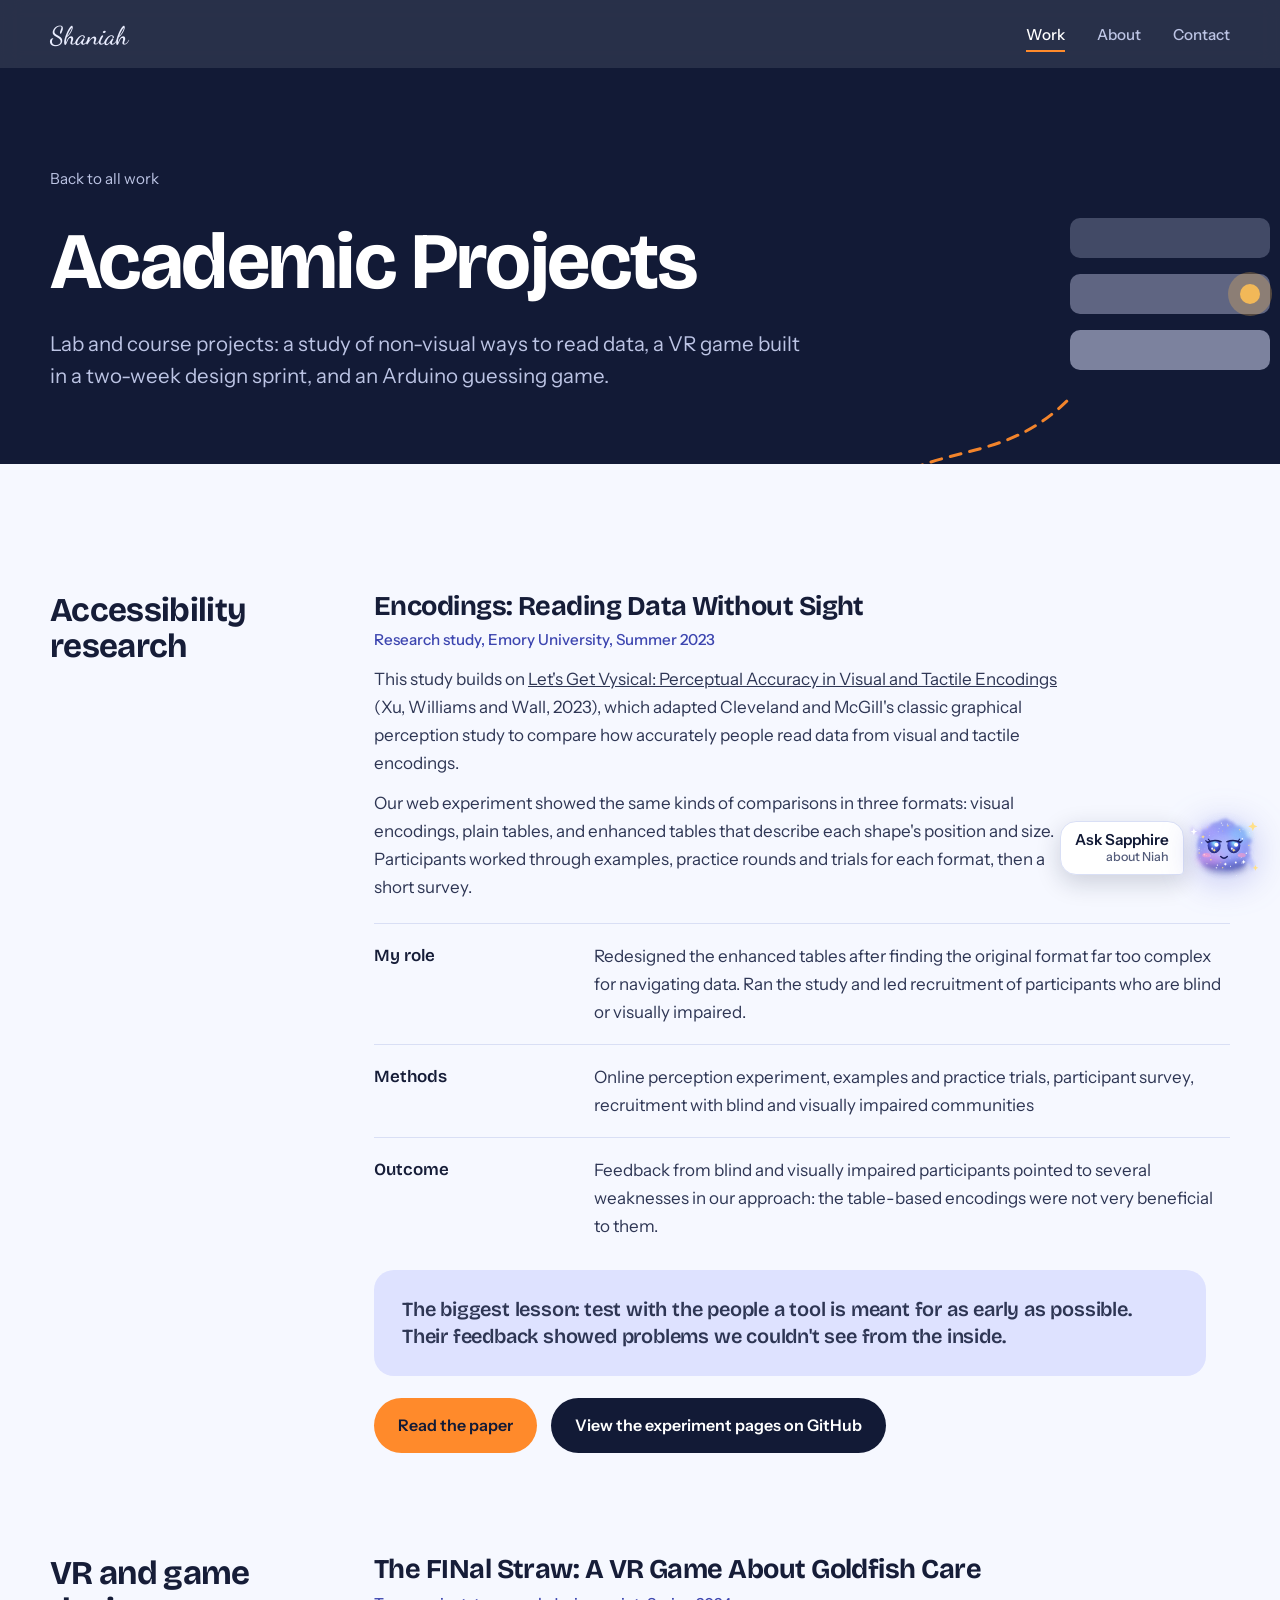
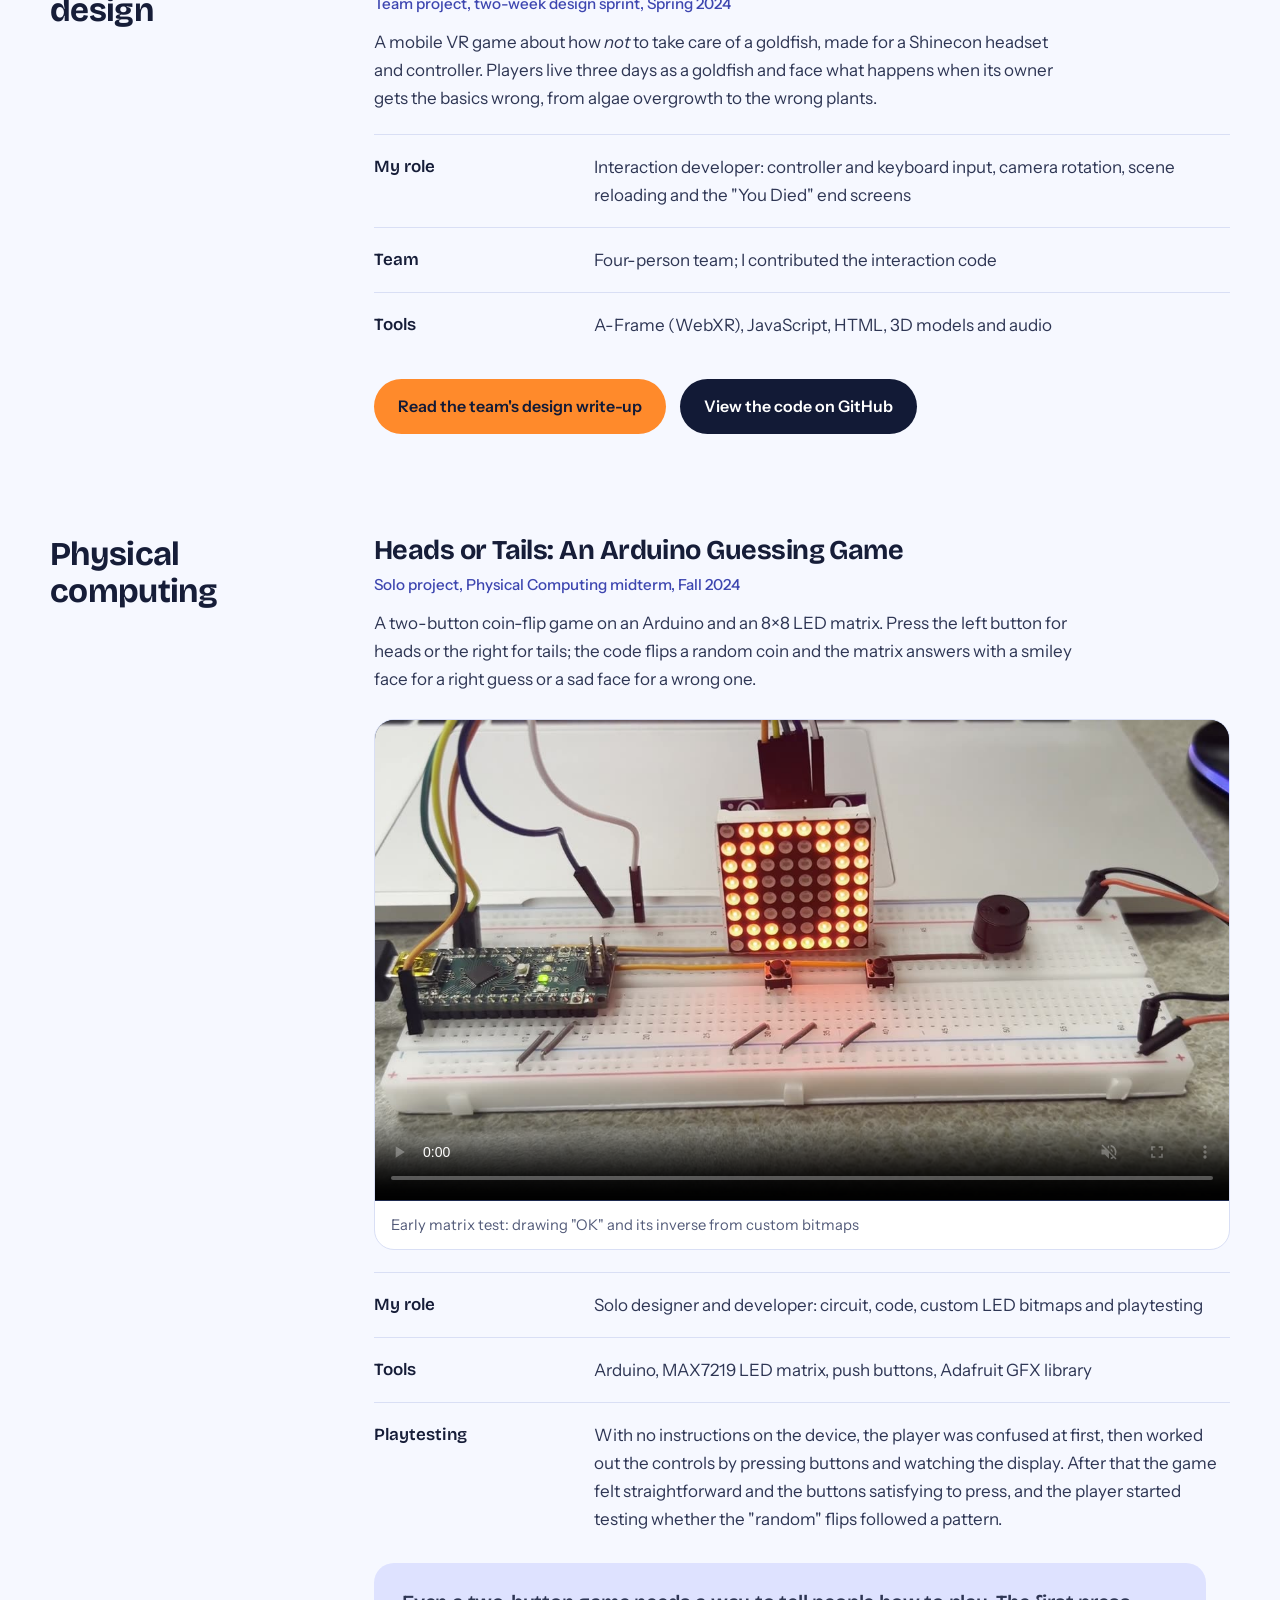
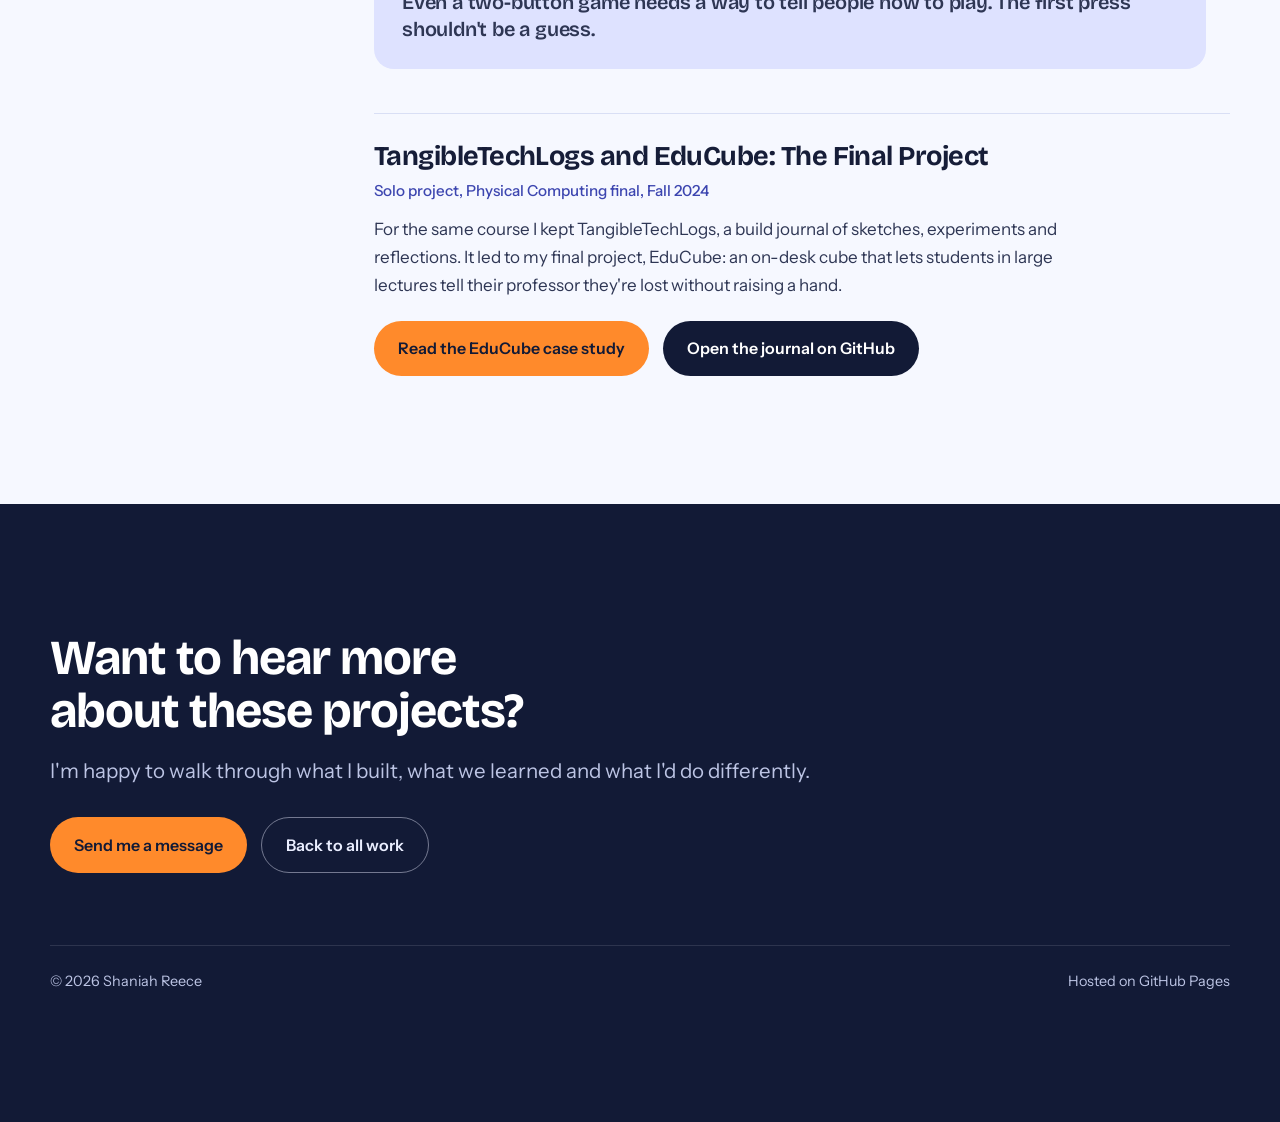
<file: academic-projects.html>
<!DOCTYPE html>
<html lang="en">
<head>
  <meta charset="UTF-8" />
  <meta name="viewport" content="width=device-width, initial-scale=1.0" />
  <title>Academic Projects | Shaniah Reece</title>
  <meta name="description" content="Academic projects by Shaniah Reece: a study of non-visual data encodings for blind and visually impaired people, a team-built VR game and an Arduino game." />
  <link rel="preconnect" href="https://fonts.googleapis.com" />
  <link rel="preconnect" href="https://fonts.gstatic.com" crossorigin />
  <link href="https://fonts.googleapis.com/css2?family=Bricolage+Grotesque:opsz,wght@12..96,500;12..96,600;12..96,700&family=Instrument+Sans:wght@400;500;600&family=Dancing+Script:wght@500&display=swap" rel="stylesheet" />
  <link rel="stylesheet" href="style.css?v=27" />
</head>
<body>
  <a class="skip" href="#main">Skip to content</a>

  <nav class="nav" aria-label="Main">
    <div class="wrap">
      <a class="nav-name" href="index.html">Shaniah</a>
      <ul>
        <li><a href="index.html#work" aria-current="page">Work</a></li>
        <li><a href="index.html#about">About</a></li>
        <li><a href="index.html#contact">Contact</a></li>
      </ul>
    </div>
  </nav>

  <header class="cs-hero">
    <svg class="cs-hero-art" viewBox="0 0 520 420" aria-hidden="true">
      <g transform="translate(250 110)" fill="#DEE2FF">
        <rect x="0" y="0" width="200" height="40" rx="10" opacity=".25" />
        <rect x="0" y="56" width="200" height="40" rx="10" opacity=".4" />
        <rect x="0" y="112" width="200" height="40" rx="10" opacity=".55" />
      </g>
      <circle cx="430" cy="186" r="10" fill="#FFC15A" /><circle cx="430" cy="186" r="22" fill="#FFC15A" opacity=".3" />
      <path class="stitch" d="M40 390 C 120 330, 180 360, 250 290" />
    </svg>
    <div class="wrap">
      <a class="back" href="index.html#work">Back to all work</a>
      <h1>Academic Projects</h1>
      <p class="lead">Lab and course projects: a study of non-visual ways to read data, a VR game built in a two-week design sprint, and an Arduino guessing game.</p>
    </div>
  </header>

  <main id="main">
    <section class="section">
      <div class="wrap">

        <div class="cs-block">
          <h2>Accessibility research</h2>
          <div class="cs-block-body">
            <div class="concept" style="margin-top:0; padding-top:0; border-top:0">
              <h3>Encodings: Reading Data Without Sight</h3>
              <p class="concept-meta">Research study, Emory University, Summer 2023</p>
              <p>This study builds on <a href="https://arxiv.org/abs/2308.04392">Let's Get Vysical: Perceptual Accuracy in Visual and Tactile Encodings</a> (Xu, Williams and Wall, 2023), which adapted Cleveland and McGill's classic graphical perception study to compare how accurately people read data from visual and tactile encodings.</p>
              <p>Our web experiment showed the same kinds of comparisons in three formats: visual encodings, plain tables, and enhanced tables that describe each shape's position and size. Participants worked through examples, practice rounds and trials for each format, then a short survey.</p>
              <dl class="rows" style="margin-top:22px">
                <div><dt>My role</dt><dd>Redesigned the enhanced tables after finding the original format far too complex for navigating data. Ran the study and led recruitment of participants who are blind or visually impaired.</dd></div>
                <div><dt>Methods</dt><dd>Online perception experiment, examples and practice trials, participant survey, recruitment with blind and visually impaired communities</dd></div>
                <div><dt>Outcome</dt><dd>Feedback from blind and visually impaired participants pointed to several weaknesses in our approach: the table-based encodings were not very beneficial to them.</dd></div>
              </dl>
              <p class="callout">The biggest lesson: test with the people a tool is meant for as early as possible. Their feedback showed problems we couldn't see from the inside.</p>
              <div class="hero-actions" style="margin-top:22px">
                <a class="btn btn-thread" href="https://arxiv.org/abs/2308.04392">Read the paper</a>
                <a class="btn btn-dark" href="https://github.com/reecey22/encodings">View the experiment pages on GitHub</a>
              </div>
            </div>
          </div>
        </div>

        <div class="cs-block">
          <h2>VR and game design</h2>
          <div class="cs-block-body">
            <div class="concept" style="margin-top:0; padding-top:0; border-top:0">
              <h3>The FINal Straw: A VR Game About Goldfish Care</h3>
              <p class="concept-meta">Team project, two-week design sprint, Spring 2024</p>
              <p>A mobile VR game about how <em>not</em> to take care of a goldfish, made for a Shinecon headset and controller. Players live three days as a goldfish and face what happens when its owner gets the basics wrong, from algae overgrowth to the wrong plants.</p>
              <dl class="rows" style="margin-top:22px">
                <div><dt>My role</dt><dd>Interaction developer: controller and keyboard input, camera rotation, scene reloading and the "You Died" end screens</dd></div>
                <div><dt>Team</dt><dd>Four-person team; I contributed the interaction code</dd></div>
                <div><dt>Tools</dt><dd>A-Frame (WebXR), JavaScript, HTML, 3D models and audio</dd></div>
              </dl>
              <div class="hero-actions" style="margin-top:22px">
                <a class="btn btn-thread" href="https://medium.com/@dlinbec/the-fin-al-straw-3-days-in-the-life-of-a-goldfish-7feee6422ea7">Read the team's design write-up</a>
                <a class="btn btn-dark" href="https://github.com/reecey22/goldfish-game">View the code on GitHub</a>
              </div>
            </div>
          </div>
        </div>

        <div class="cs-block">
          <h2>Physical computing</h2>
          <div class="cs-block-body">
            <div class="concept" style="margin-top:0; padding-top:0; border-top:0">
              <h3>Heads or Tails: An Arduino Guessing Game</h3>
              <p class="concept-meta">Solo project, Physical Computing midterm, Fall 2024</p>
              <p>A two-button coin-flip game on an Arduino and an 8&times;8 LED matrix. Press the left button for heads or the right for tails; the code flips a random coin and the matrix answers with a smiley face for a right guess or a sad face for a wrong one.</p>
              <figure class="figure">
                <video src="assets/pc-midterm-matrix-demo.mp4" poster="assets/pc-midterm-matrix-poster.jpg" controls muted playsinline loop preload="metadata" aria-label="Video: an 8 by 8 LED matrix on a breadboard flashes the letters O and K and their inverse"></video>
                <figcaption>Early matrix test: drawing "OK" and its inverse from custom bitmaps</figcaption>
              </figure>
              <dl class="rows" style="margin-top:22px">
                <div><dt>My role</dt><dd>Solo designer and developer: circuit, code, custom LED bitmaps and playtesting</dd></div>
                <div><dt>Tools</dt><dd>Arduino, MAX7219 LED matrix, push buttons, Adafruit GFX library</dd></div>
                <div><dt>Playtesting</dt><dd>With no instructions on the device, the player was confused at first, then worked out the controls by pressing buttons and watching the display. After that the game felt straightforward and the buttons satisfying to press, and the player started testing whether the "random" flips followed a pattern.</dd></div>
              </dl>
              <p class="callout">Even a two-button game needs a way to tell people how to play. The first press shouldn't be a guess.</p>
            </div>

            <div class="concept">
              <h3>TangibleTechLogs and EduCube: The Final Project</h3>
              <p class="concept-meta">Solo project, Physical Computing final, Fall 2024</p>
              <p>For the same course I kept TangibleTechLogs, a build journal of sketches, experiments and reflections. It led to my final project, EduCube: an on-desk cube that lets students in large lectures tell their professor they're lost without raising a hand.</p>
              <div class="hero-actions" style="margin-top:22px">
                <a class="btn btn-thread" href="tangibletechlogs.html">Read the EduCube case study</a>
                <a class="btn btn-dark" href="https://github.com/reecey22/TangibleTechLogs">Open the journal on GitHub</a>
              </div>
            </div>
          </div>
        </div>

      </div>
    </section>

    <section class="section contact" aria-labelledby="contact-title">
      <div class="wrap">
        <h2 id="contact-title">Want to hear more about these projects?</h2>
        <p class="lead">I'm happy to walk through what I built, what we learned and what I'd do differently.</p>
        <div class="hero-actions">
          <a class="btn btn-thread" href="index.html#contact">Send me a message</a>
          <a class="btn btn-outline" href="index.html#work">Back to all work</a>
        </div>
        <div class="footer">
          <span>© 2026 Shaniah Reece</span>
          <span>Hosted on GitHub Pages</span>
        </div>
      </div>
    </section>
  </main>
  <script src="assistant/sapphire.js?v=3" defer></script>
  <script src="assistant/sounds.js?v=2" defer></script>
  <script src="assistant/assistant.js?v=6" defer></script>
</body>
</html>
</file>
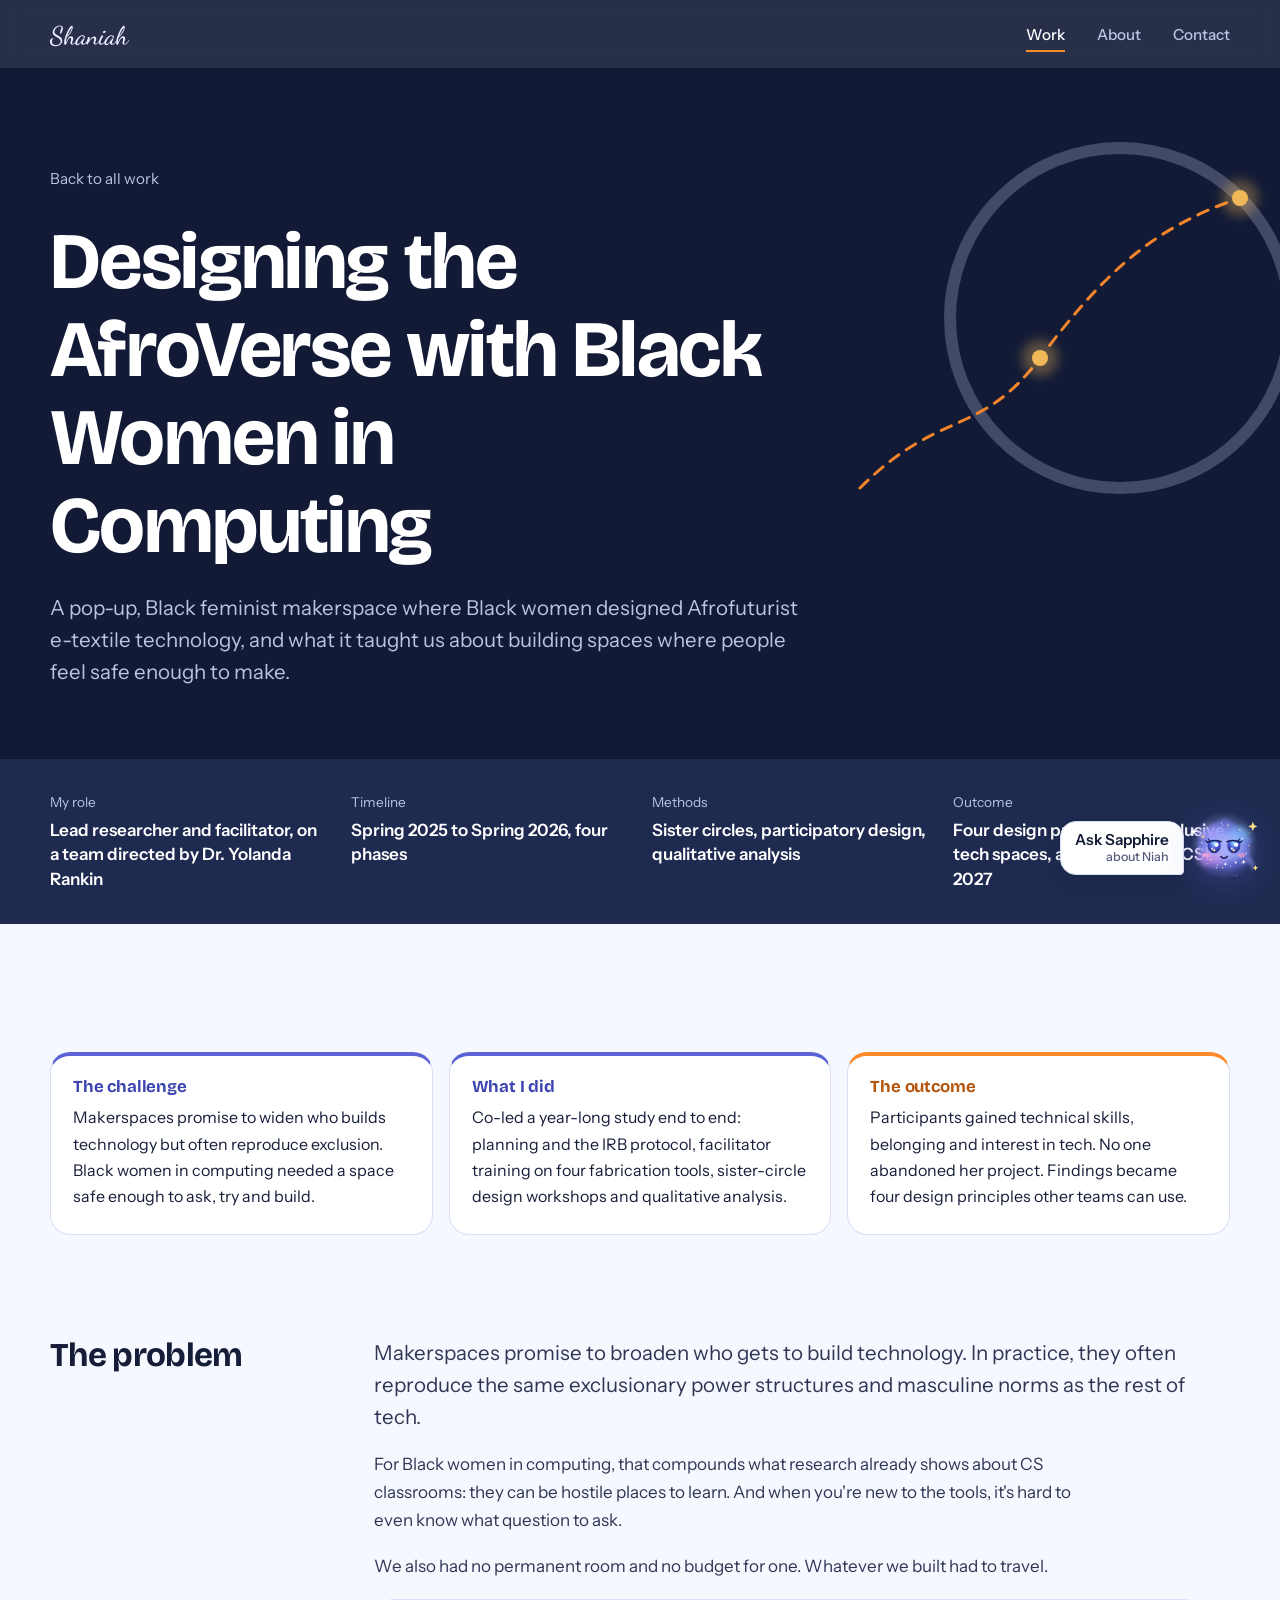
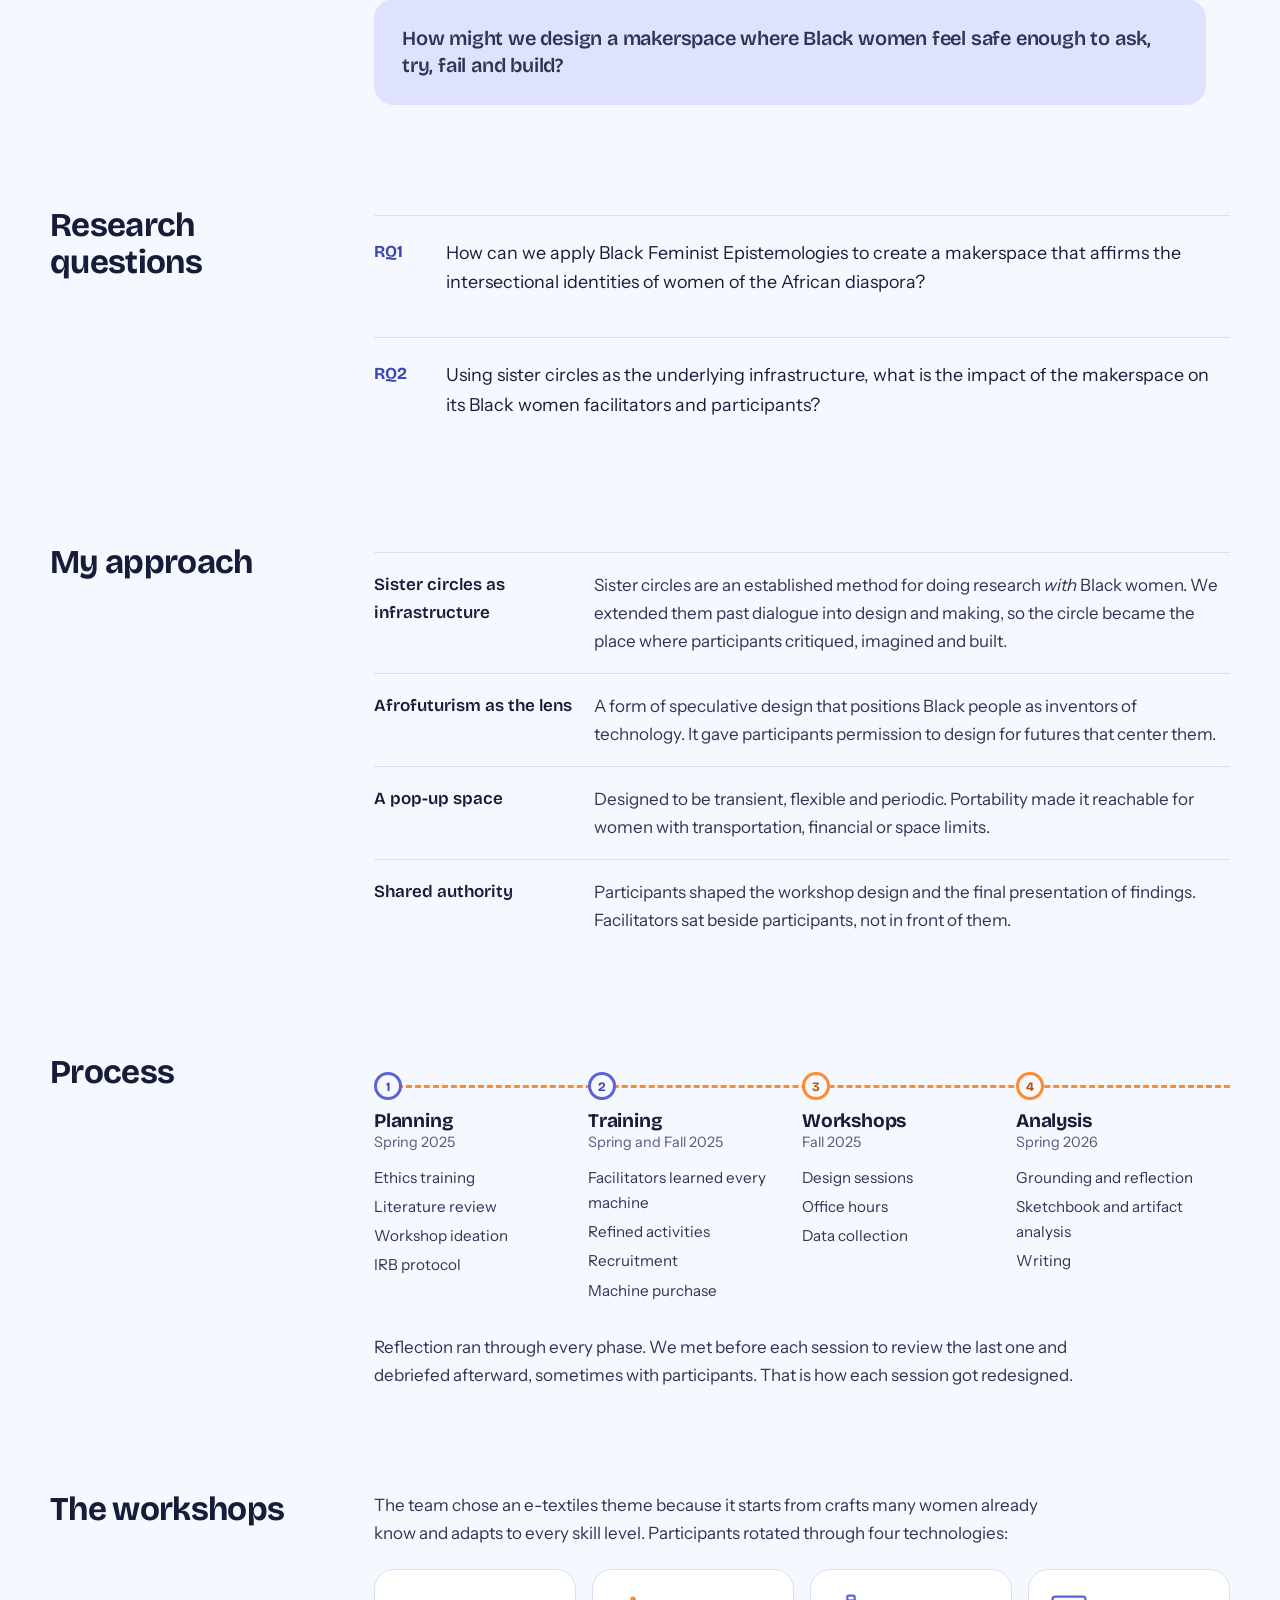
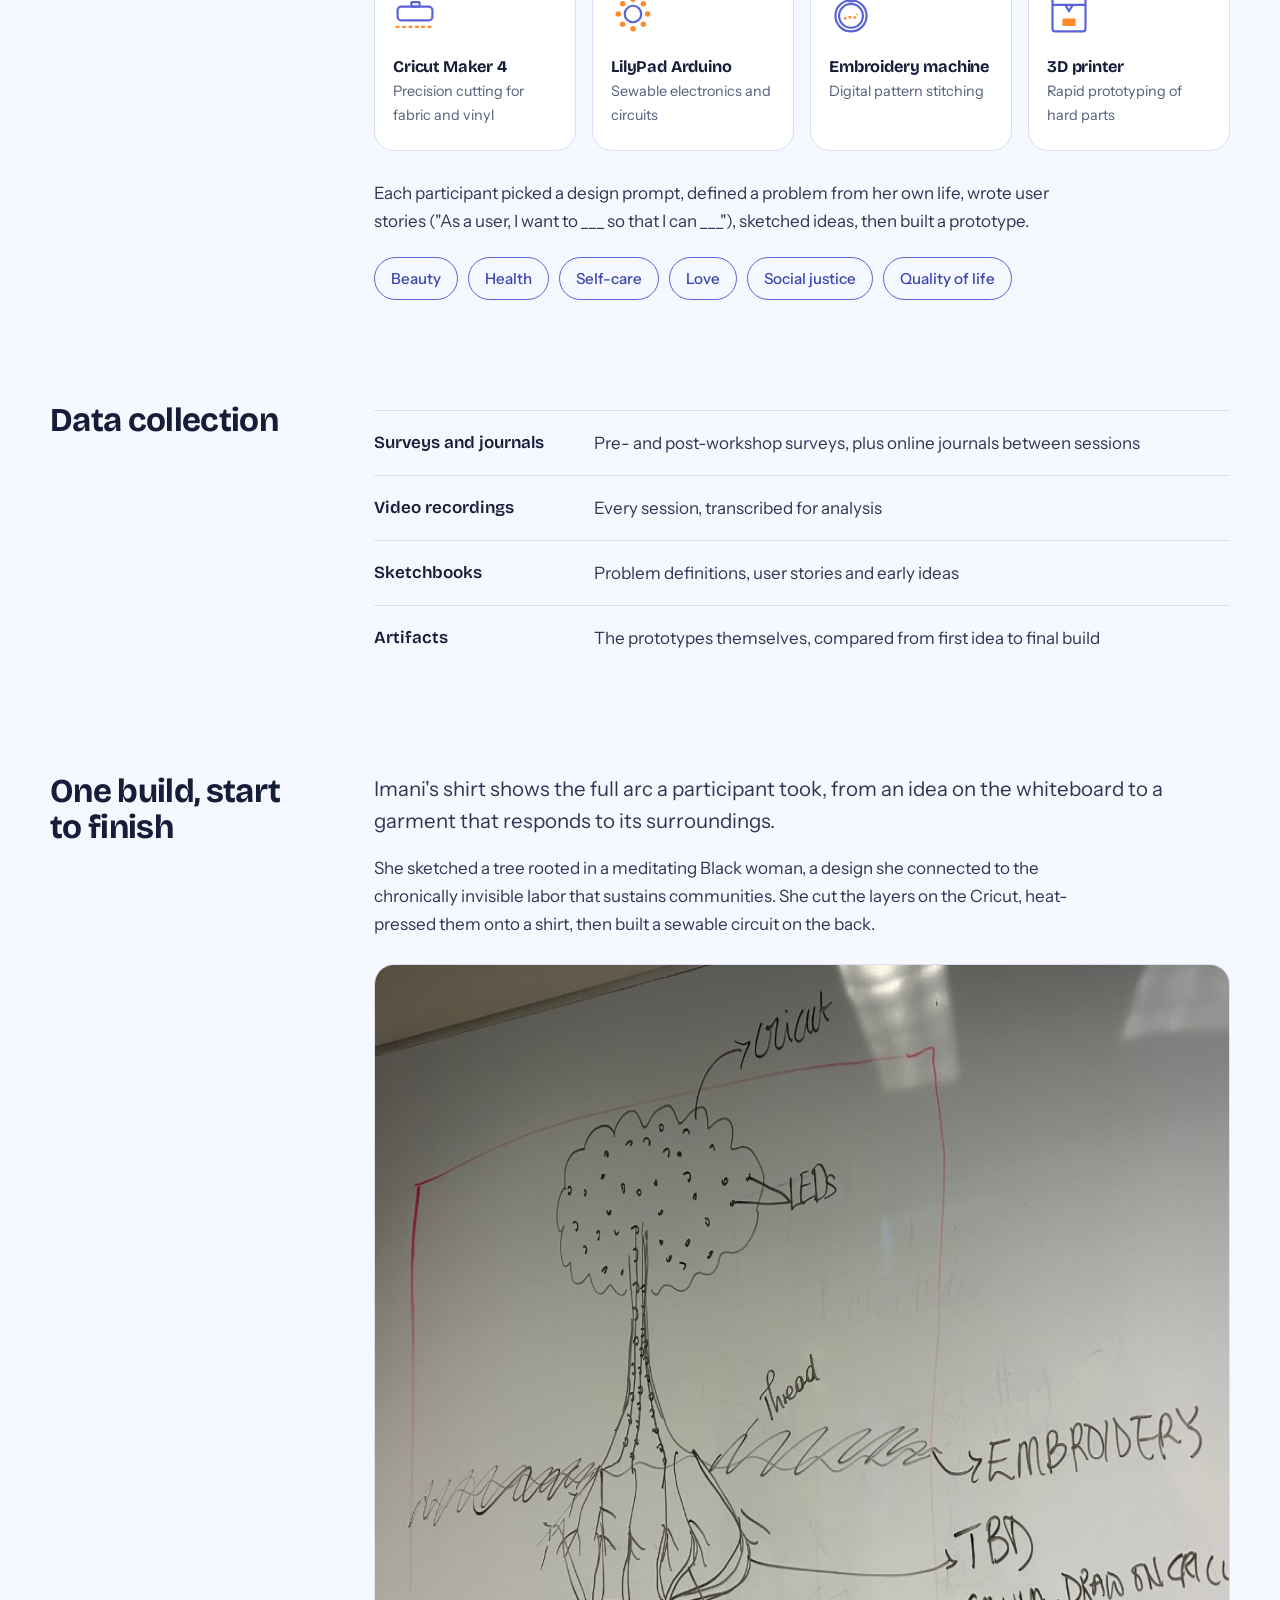
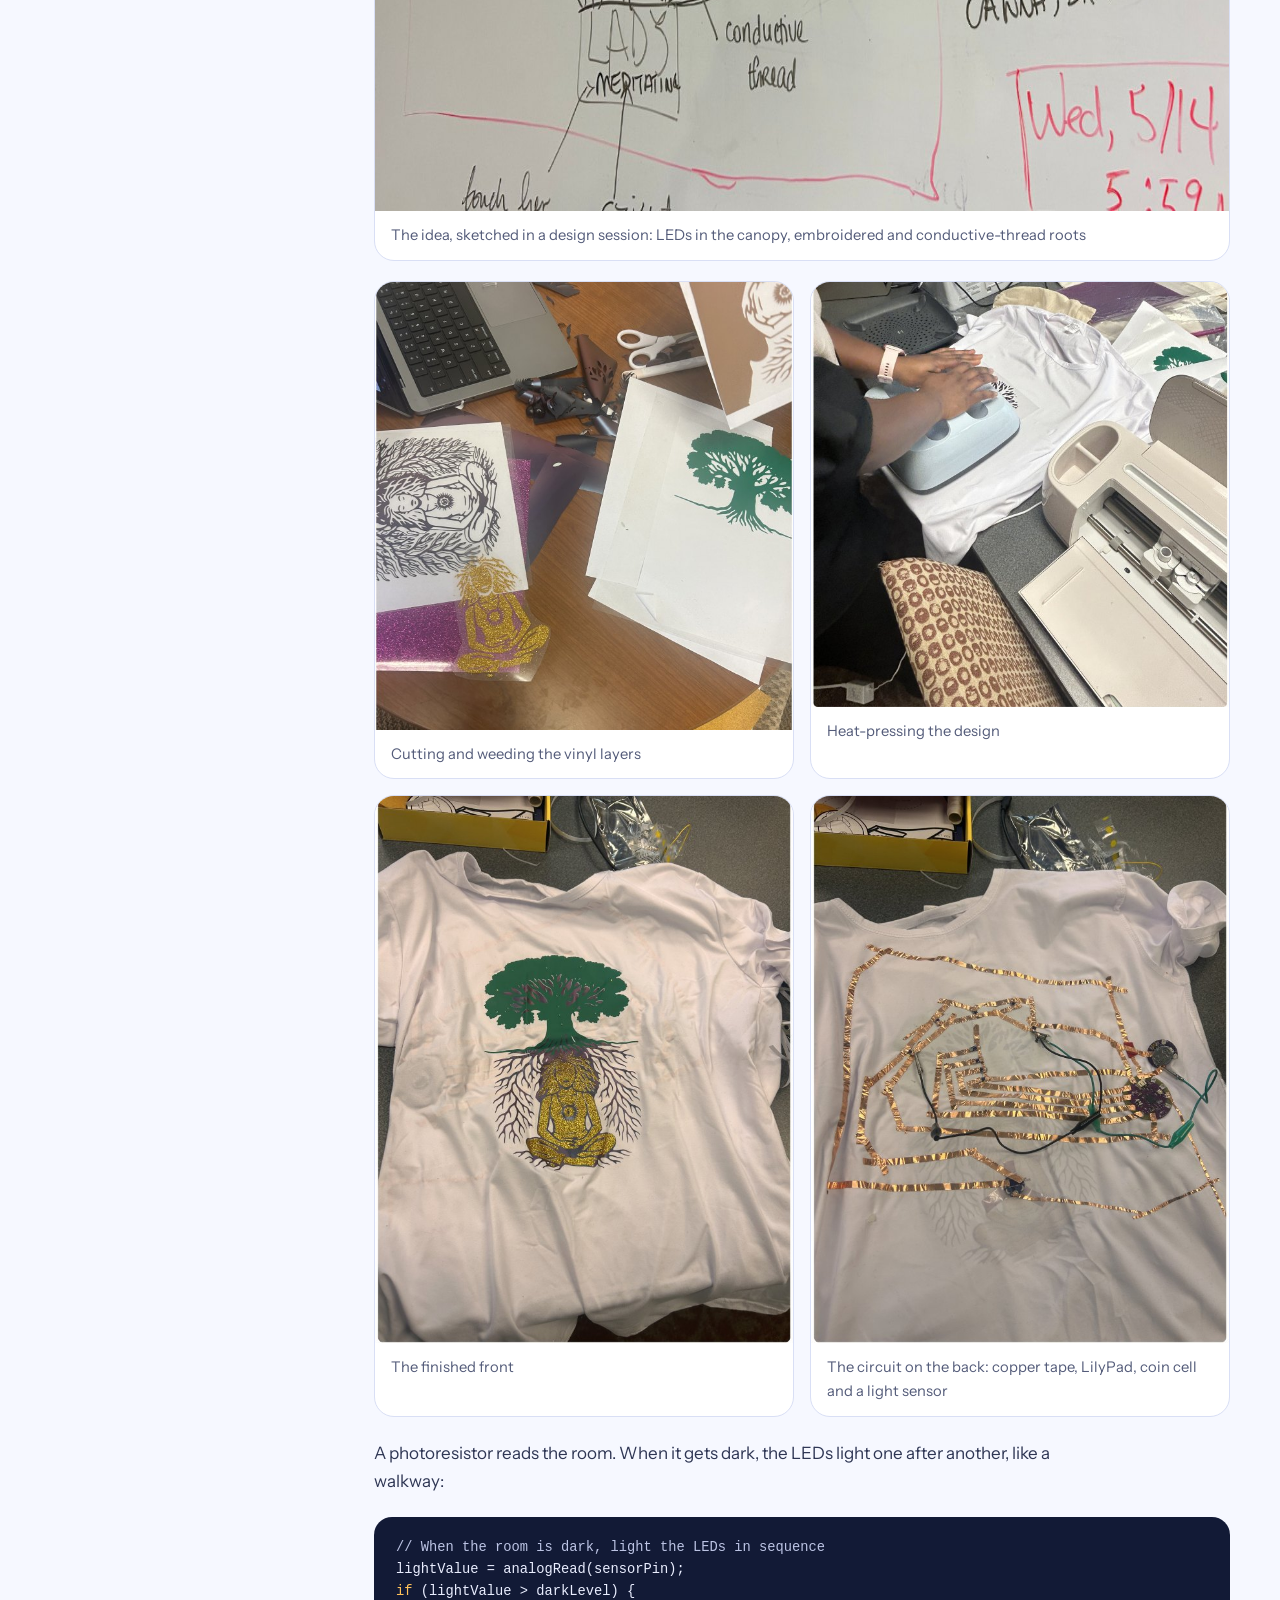
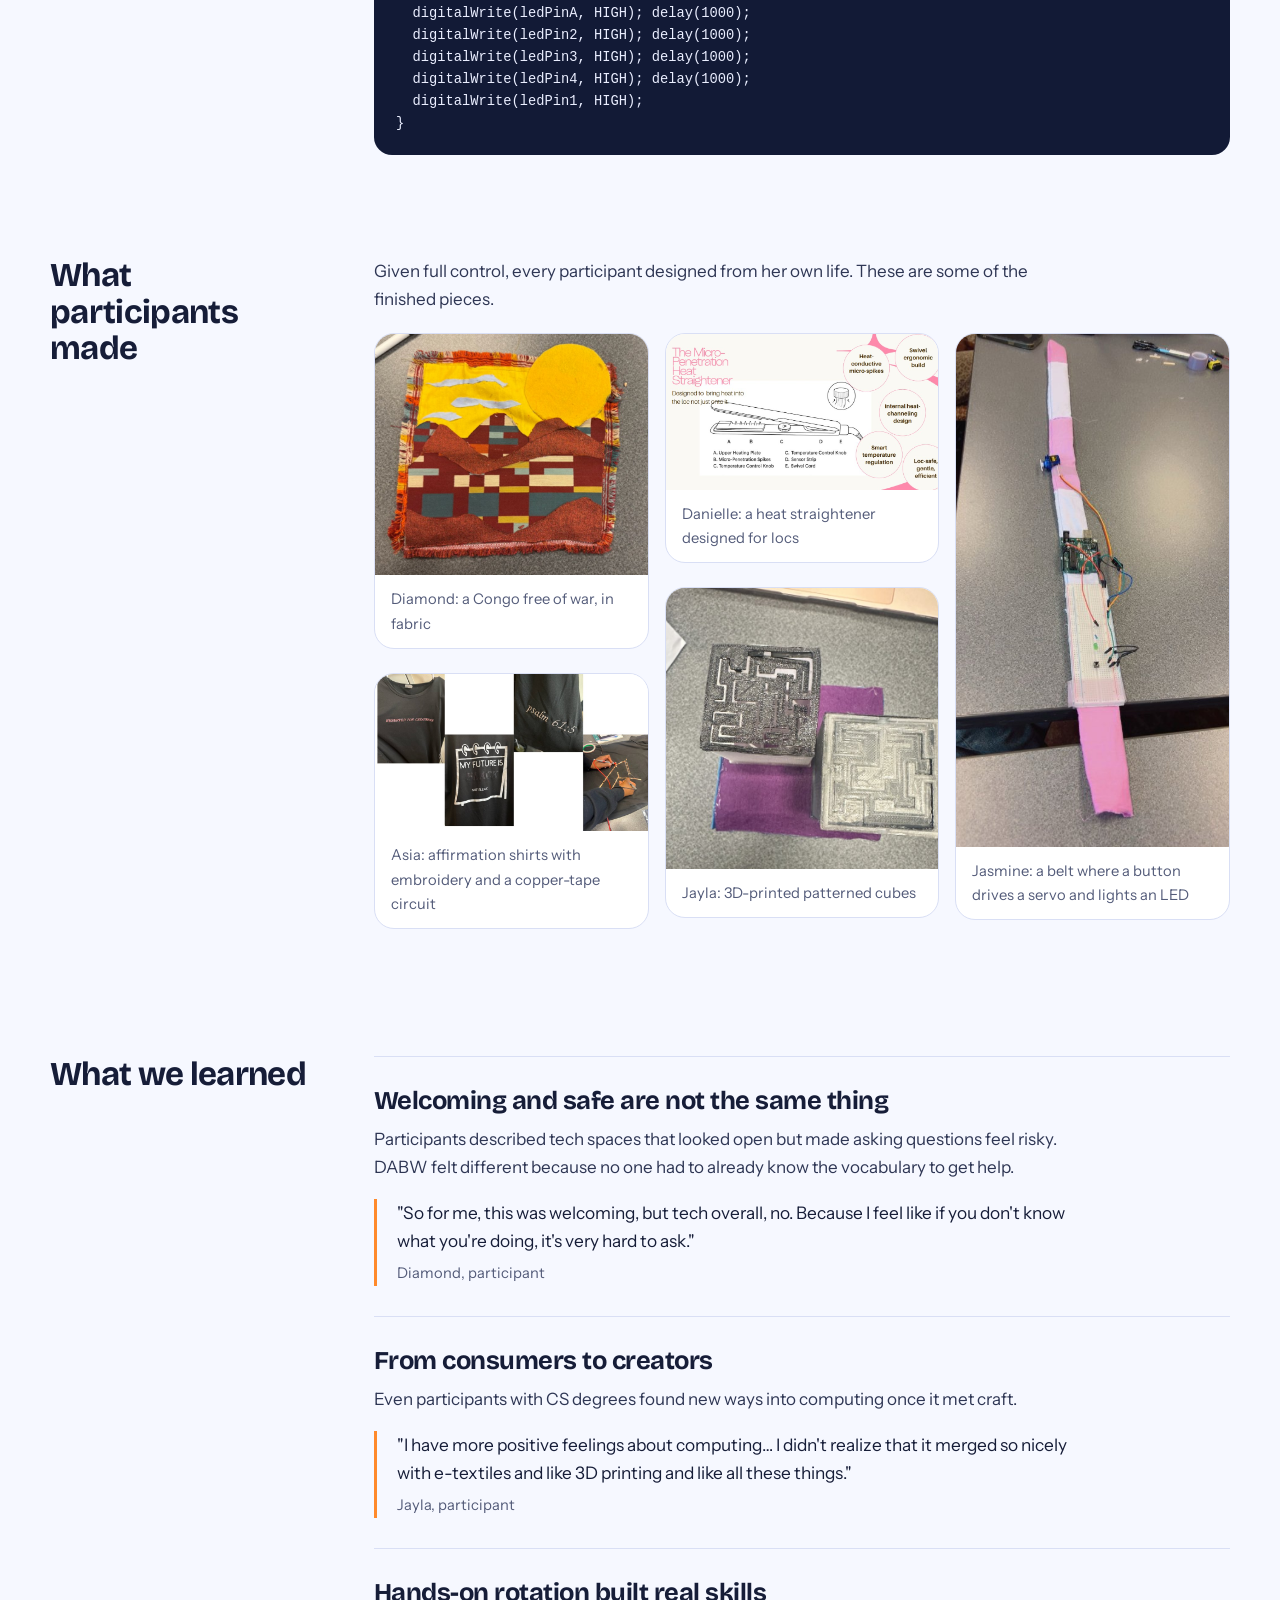
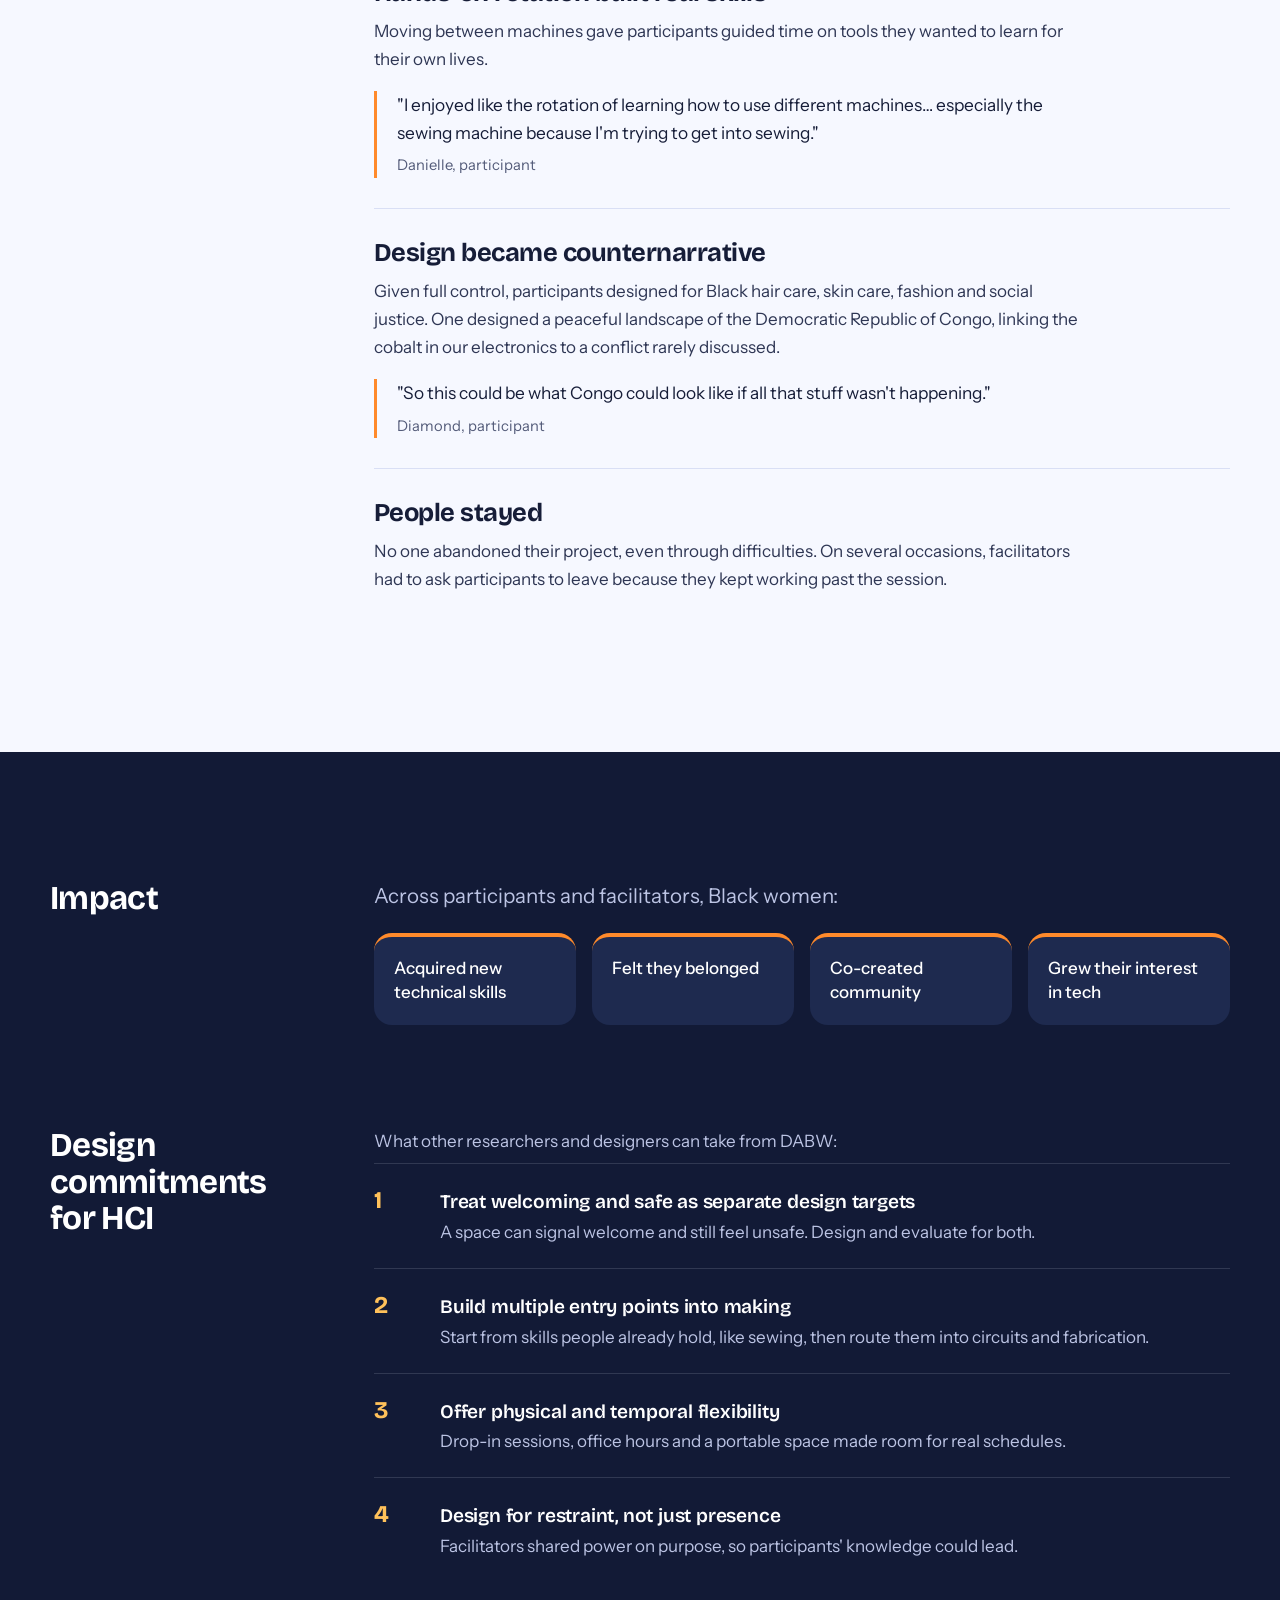
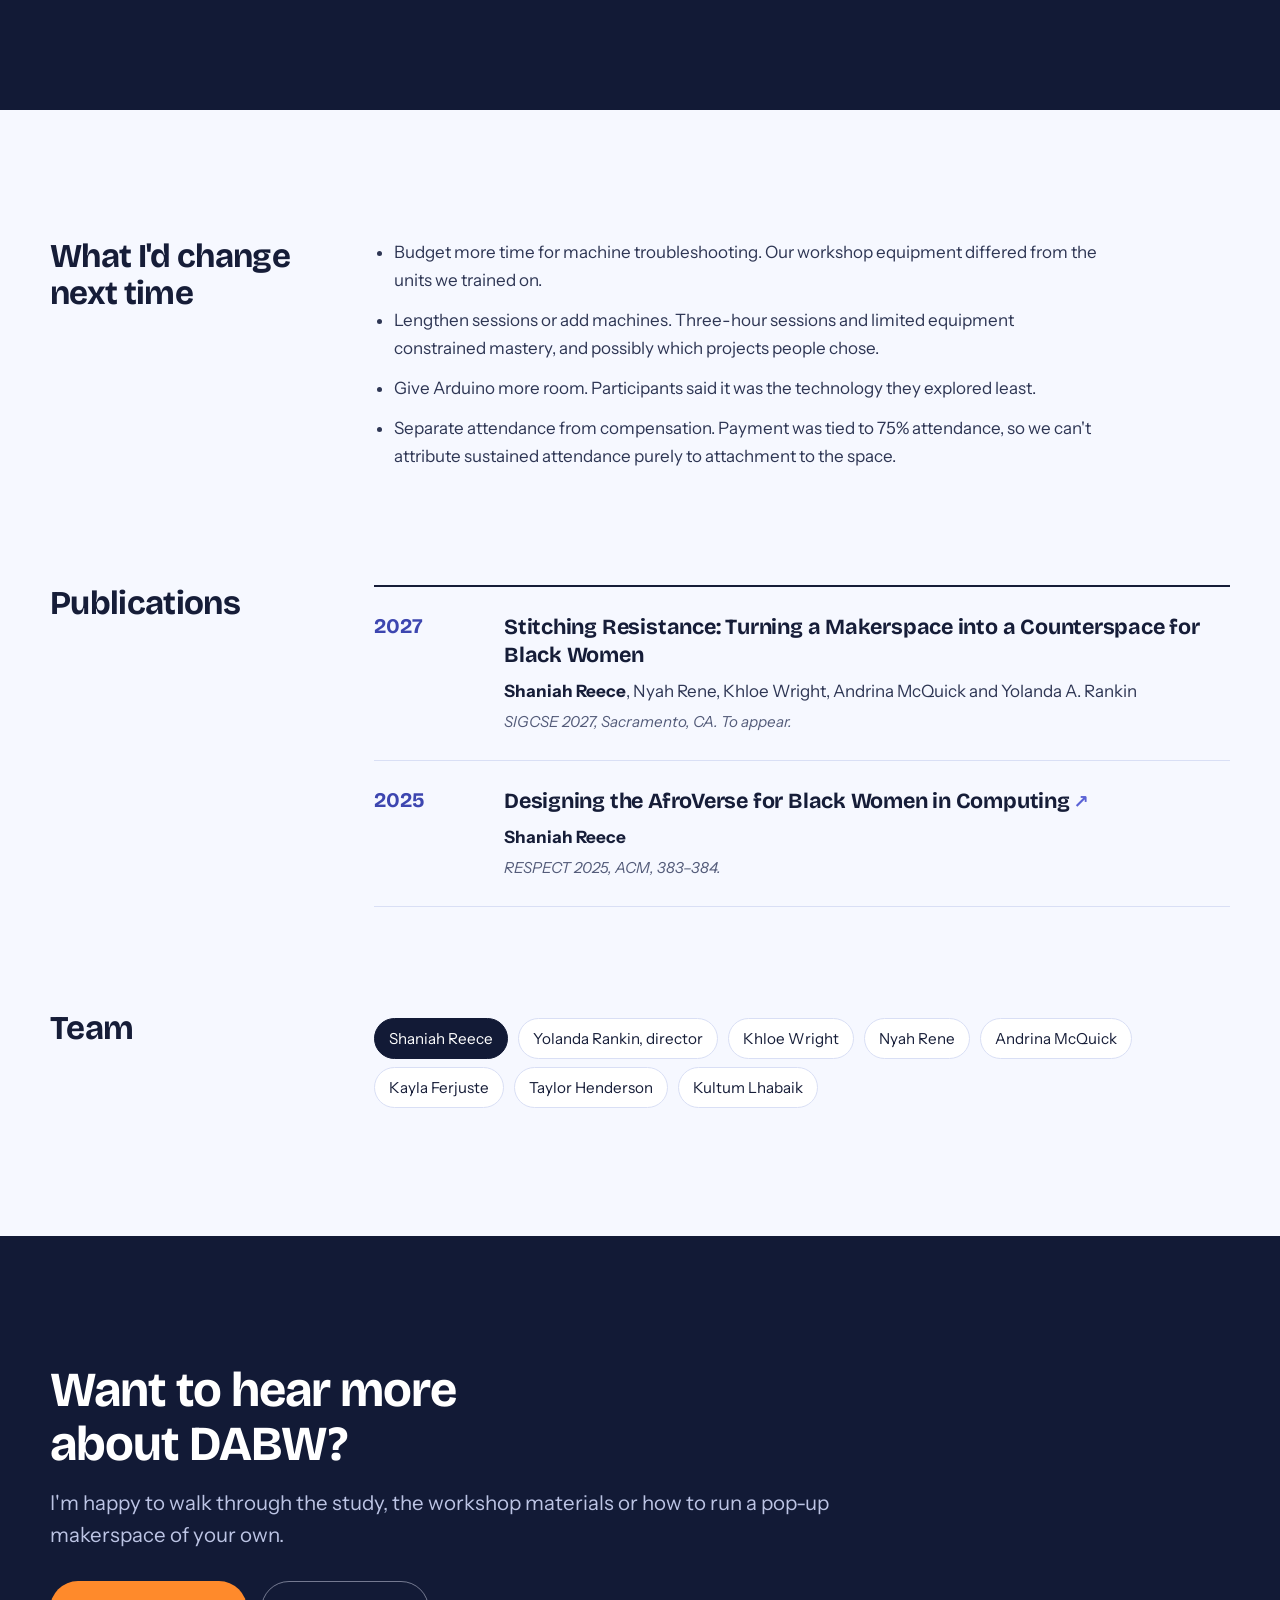
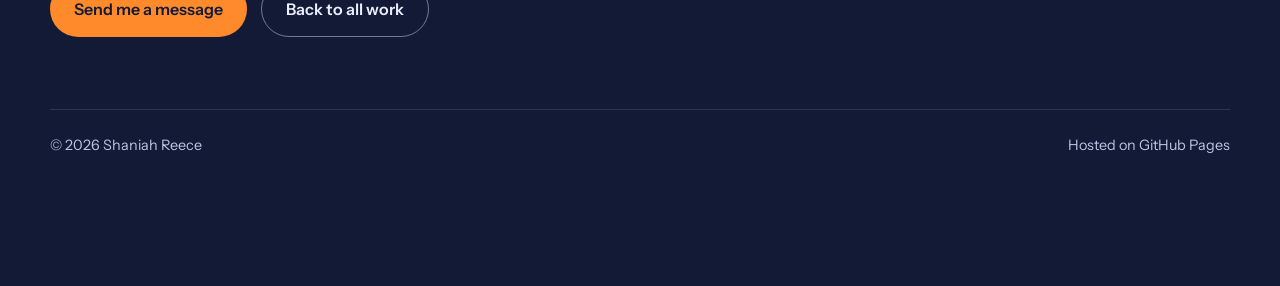
<file: dabw.html>
<!DOCTYPE html>
<html lang="en">
<head>
  <meta charset="UTF-8" />
  <meta name="viewport" content="width=device-width, initial-scale=1.0" />
  <title>Designing the AfroVerse | Shaniah Reece</title>
  <meta name="description" content="Case study: a Black feminist pop-up makerspace where Black women designed Afrofuturist e-textile technology." />
  <link rel="preconnect" href="https://fonts.googleapis.com" />
  <link rel="preconnect" href="https://fonts.gstatic.com" crossorigin />
  <link href="https://fonts.googleapis.com/css2?family=Bricolage+Grotesque:opsz,wght@12..96,500;12..96,600;12..96,700&family=Instrument+Sans:wght@400;500;600&family=Dancing+Script:wght@500&display=swap" rel="stylesheet" />
  <link rel="stylesheet" href="style.css?v=27" />
</head>
<body>
  <a class="skip" href="#main">Skip to content</a>

  <nav class="nav" aria-label="Main">
    <div class="wrap">
      <a class="nav-name" href="index.html">Shaniah</a>
      <ul>
        <li><a href="index.html#work" aria-current="page">Work</a></li>
        <li><a href="index.html#about">About</a></li>
        <li><a href="index.html#contact">Contact</a></li>
      </ul>
    </div>
  </nav>

  <header class="cs-hero">
    <svg class="cs-hero-art" viewBox="0 0 520 420" aria-hidden="true">
      <circle cx="300" cy="210" r="170" fill="none" stroke="#DEE2FF" stroke-width="12" opacity=".25" />
      <path class="stitch" d="M40 380 C 120 300, 160 330, 220 250 S 330 120, 420 90" />
      <circle class="led-glow" cx="220" cy="250" r="18" /><circle class="led" cx="220" cy="250" r="8" />
      <circle class="led-glow" cx="420" cy="90" r="18" /><circle class="led" cx="420" cy="90" r="8" />
    </svg>
    <div class="wrap">
      <a class="back" href="index.html#work">Back to all work</a>
      <h1>Designing the AfroVerse with Black Women in Computing</h1>
      <p class="lead">A pop-up, Black feminist makerspace where Black women designed Afrofuturist e-textile technology, and what it taught us about building spaces where people feel safe enough to make.</p>
    </div>
  </header>

  <section class="overview" aria-label="Project overview">
    <div class="wrap">
      <dl>
        <div><dt>My role</dt><dd>Lead researcher and facilitator, on a team directed by Dr. Yolanda Rankin</dd></div>
        <div><dt>Timeline</dt><dd>Spring 2025 to Spring 2026, four phases</dd></div>
        <div><dt>Methods</dt><dd>Sister circles, participatory design, qualitative analysis</dd></div>
        <div><dt>Outcome</dt><dd>Four design principles for inclusive tech spaces, accepted at SIGCSE 2027</dd></div>
      </dl>
    </div>
  </section>

  <main id="main">
    <section class="section">
      <div class="wrap">

        <div class="glance" aria-label="At a glance">
          <div><h2>The challenge</h2><p>Makerspaces promise to widen who builds technology but often reproduce exclusion. Black women in computing needed a space safe enough to ask, try and build.</p></div>
          <div><h2>What I did</h2><p>Co-led a year-long study end to end: planning and the IRB protocol, facilitator training on four fabrication tools, sister-circle design workshops and qualitative analysis.</p></div>
          <div><h2>The outcome</h2><p>Participants gained technical skills, belonging and interest in tech. No one abandoned her project. Findings became four design principles other teams can use.</p></div>
        </div>

        <div class="cs-block">
          <h2>The problem</h2>
          <div class="cs-block-body">
            <p class="lead">Makerspaces promise to broaden who gets to build technology. In practice, they often reproduce the same exclusionary power structures and masculine norms as the rest of tech.</p>
            <p>For Black women in computing, that compounds what research already shows about CS classrooms: they can be hostile places to learn. And when you're new to the tools, it's hard to even know what question to ask.</p>
            <p>We also had no permanent room and no budget for one. Whatever we built had to travel.</p>
            <p class="callout">How might we design a makerspace where Black women feel safe enough to ask, try, fail and build?</p>
          </div>
        </div>

        <div class="cs-block">
          <h2>Research questions</h2>
          <div class="cs-block-body rqs">
            <div class="rq"><b>RQ1</b><p>How can we apply Black Feminist Epistemologies to create a makerspace that affirms the intersectional identities of women of the African diaspora?</p></div>
            <div class="rq"><b>RQ2</b><p>Using sister circles as the underlying infrastructure, what is the impact of the makerspace on its Black women facilitators and participants?</p></div>
          </div>
        </div>

        <div class="cs-block">
          <h2>My approach</h2>
          <div class="cs-block-body">
            <dl class="rows">
              <div><dt>Sister circles as infrastructure</dt><dd>Sister circles are an established method for doing research <em>with</em> Black women. We extended them past dialogue into design and making, so the circle became the place where participants critiqued, imagined and built.</dd></div>
              <div><dt>Afrofuturism as the lens</dt><dd>A form of speculative design that positions Black people as inventors of technology. It gave participants permission to design for futures that center them.</dd></div>
              <div><dt>A pop-up space</dt><dd>Designed to be transient, flexible and periodic. Portability made it reachable for women with transportation, financial or space limits.</dd></div>
              <div><dt>Shared authority</dt><dd>Participants shaped the workshop design and the final presentation of findings. Facilitators sat beside participants, not in front of them.</dd></div>
            </dl>
          </div>
        </div>

        <div class="cs-block">
          <h2>Process</h2>
          <div class="cs-block-body">
            <ol class="process">
              <li><span class="node">1</span><h4>Planning</h4><p class="when">Spring 2025</p>
                <ul><li>Ethics training</li><li>Literature review</li><li>Workshop ideation</li><li>IRB protocol</li></ul></li>
              <li><span class="node">2</span><h4>Training</h4><p class="when">Spring and Fall 2025</p>
                <ul><li>Facilitators learned every machine</li><li>Refined activities</li><li>Recruitment</li><li>Machine purchase</li></ul></li>
              <li><span class="node">3</span><h4>Workshops</h4><p class="when">Fall 2025</p>
                <ul><li>Design sessions</li><li>Office hours</li><li>Data collection</li></ul></li>
              <li><span class="node">4</span><h4>Analysis</h4><p class="when">Spring 2026</p>
                <ul><li>Grounding and reflection</li><li>Sketchbook and artifact analysis</li><li>Writing</li></ul></li>
            </ol>
            <p style="margin-top:28px">Reflection ran through every phase. We met before each session to review the last one and debriefed afterward, sometimes with participants. That is how each session got redesigned.</p>
          </div>
        </div>

        <div class="cs-block">
          <h2>The workshops</h2>
          <div class="cs-block-body">
            <p>The team chose an e-textiles theme because it starts from crafts many women already know and adapts to every skill level. Participants rotated through four technologies:</p>
            <div class="tools" style="margin-top:22px">
              <div class="tool">
                <svg viewBox="0 0 48 48" fill="none" stroke="#5B63D6" stroke-width="2.4" stroke-linejoin="round" aria-hidden="true"><rect x="5" y="16" width="38" height="15" rx="4" /><rect x="20" y="11" width="9" height="5" rx="1" /><path d="M3 38 H45" stroke="#FF8A2B" stroke-dasharray="4 3" /></svg>
                <h4>Cricut Maker 4</h4><p>Precision cutting for fabric and vinyl</p>
              </div>
              <div class="tool">
                <svg viewBox="0 0 48 48" fill="none" stroke="#5B63D6" stroke-width="2.4" aria-hidden="true"><circle cx="24" cy="24" r="9" /><g fill="#FF8A2B" stroke="none"><circle cx="24" cy="8" r="3" /><circle cx="35.3" cy="12.7" r="3" /><circle cx="40" cy="24" r="3" /><circle cx="35.3" cy="35.3" r="3" /><circle cx="24" cy="40" r="3" /><circle cx="12.7" cy="35.3" r="3" /><circle cx="8" cy="24" r="3" /><circle cx="12.7" cy="12.7" r="3" /></g></svg>
                <h4>LilyPad Arduino</h4><p>Sewable electronics and circuits</p>
              </div>
              <div class="tool">
                <svg viewBox="0 0 48 48" fill="none" stroke="#5B63D6" stroke-width="2.4" aria-hidden="true"><circle cx="24" cy="26" r="17" /><circle cx="24" cy="26" r="13" /><rect x="20" y="4" width="8" height="6" rx="1.5" /><path d="M17 30 C 21 22, 27 34, 31 24" stroke="#FF8A2B" stroke-dasharray="3 2.5" /></svg>
                <h4>Embroidery machine</h4><p>Digital pattern stitching</p>
              </div>
              <div class="tool">
                <svg viewBox="0 0 48 48" fill="none" stroke="#5B63D6" stroke-width="2.4" stroke-linejoin="round" aria-hidden="true"><rect x="6" y="5" width="36" height="38" rx="3" /><path d="M6 14 H42" /><path d="M20 14 L24 21 L28 14" /><path d="M18 36 H30 V30 H18 Z" fill="#FF8A2B" stroke="#FF8A2B" /></svg>
                <h4>3D printer</h4><p>Rapid prototyping of hard parts</p>
              </div>
            </div>
            <p style="margin-top:28px">Each participant picked a design prompt, defined a problem from her own life, wrote user stories ("As a user, I want to ___ so that I can ___"), sketched ideas, then built a prototype.</p>
            <div class="prompts" aria-label="Design prompts">
              <span>Beauty</span><span>Health</span><span>Self-care</span><span>Love</span><span>Social justice</span><span>Quality of life</span>
            </div>
          </div>
        </div>

        <div class="cs-block">
          <h2>Data collection</h2>
          <div class="cs-block-body">
            <dl class="rows">
              <div><dt>Surveys and journals</dt><dd>Pre- and post-workshop surveys, plus online journals between sessions</dd></div>
              <div><dt>Video recordings</dt><dd>Every session, transcribed for analysis</dd></div>
              <div><dt>Sketchbooks</dt><dd>Problem definitions, user stories and early ideas</dd></div>
              <div><dt>Artifacts</dt><dd>The prototypes themselves, compared from first idea to final build</dd></div>
            </dl>
          </div>
        </div>

        <div class="cs-block">
          <h2>One build, start to finish</h2>
          <div class="cs-block-body">
            <p class="lead">Imani's shirt shows the full arc a participant took, from an idea on the whiteboard to a garment that responds to its surroundings.</p>
            <p>She sketched a tree rooted in a meditating Black woman, a design she connected to the chronically invisible labor that sustains communities. She cut the layers on the Cricut, heat-pressed them onto a shirt, then built a sewable circuit on the back.</p>
            <figure class="figure"><img src="assets/dabw-imani-sketch.jpg" alt="Whiteboard sketch of a tree with LEDs in its canopy, roots of embroidery and conductive thread, and a meditating woman at the base" loading="lazy" width="1344" height="846" /><figcaption>The idea, sketched in a design session: LEDs in the canopy, embroidered and conductive-thread roots</figcaption></figure>
            <div class="shots">
              <figure class="figure"><img src="assets/dabw-imani-vinyl.jpg" alt="Cut vinyl layers of the tree and meditating woman, with weeded scraps" loading="lazy" width="646" height="693" /><figcaption>Cutting and weeding the vinyl layers</figcaption></figure>
              <figure class="figure"><img src="assets/dabw-imani-heatpress.jpg" alt="Hands pressing a heat press onto a white shirt next to the Cricut" loading="lazy" width="646" height="657" /><figcaption>Heat-pressing the design</figcaption></figure>
              <figure class="figure"><img src="assets/dabw-imani-front.jpg" alt="Finished white shirt with a green tree whose roots wrap a glittering gold meditating woman" loading="lazy" width="647" height="846" /><figcaption>The finished front</figcaption></figure>
              <figure class="figure"><img src="assets/dabw-imani-circuit.jpg" alt="Back of the shirt with copper-tape traces, a LilyPad Arduino, coin cell battery and alligator clips" loading="lazy" width="647" height="846" /><figcaption>The circuit on the back: copper tape, LilyPad, coin cell and a light sensor</figcaption></figure>
            </div>
            <p style="margin-top:22px">A photoresistor reads the room. When it gets dark, the LEDs light one after another, like a walkway:</p>
<pre class="code"><span class="c">// When the room is dark, light the LEDs in sequence</span>
lightValue = analogRead(sensorPin);
<span class="k">if</span> (lightValue &gt; darkLevel) {
  digitalWrite(ledPinA, HIGH); delay(1000);
  digitalWrite(ledPin2, HIGH); delay(1000);
  digitalWrite(ledPin3, HIGH); delay(1000);
  digitalWrite(ledPin4, HIGH); delay(1000);
  digitalWrite(ledPin1, HIGH);
}</pre>
          </div>
        </div>

        <div class="cs-block">
          <h2>What participants made</h2>
          <div class="cs-block-body">
            <p>Given full control, every participant designed from her own life. These are some of the finished pieces.</p>
            <div class="artifacts">
              <figure class="figure"><img src="assets/dabw-diamond-congo.jpg" alt="Fabric collage of a yellow sky, a felt sun and patterned red and teal mountains with fringed edges" loading="lazy" width="864" height="764" /><figcaption>Diamond: a Congo free of war, in fabric</figcaption></figure>
              <figure class="figure"><img src="assets/dabw-asia-shirts.jpg" alt="Black shirts with affirmations: Reserved for greatness, My future is Black not bleak, an embroidered Psalm 61:5, and copper tape traces" loading="lazy" width="970" height="560" /><figcaption>Asia: affirmation shirts with embroidery and a copper-tape circuit</figcaption></figure>
              <figure class="figure"><img src="assets/dabw-danielle-straightener.jpg" alt="Concept sheet for a micro-penetration heat straightener for locs, with labeled parts and features" loading="lazy" width="970" height="553" /><figcaption>Danielle: a heat straightener designed for locs</figcaption></figure>
              <figure class="figure"><img src="assets/dabw-jayla-cubes.jpg" alt="Two 3D-printed cubes with maze-like patterns, one dark and one clear, on purple felt" loading="lazy" width="638" height="657" /><figcaption>Jayla: 3D-printed patterned cubes</figcaption></figure>
              <figure class="figure"><img src="assets/dabw-jasmine-belt.jpg" alt="A long pink and white fabric belt with an Arduino, breadboard and servo motor mounted on it" loading="lazy" width="450" height="846" /><figcaption>Jasmine: a belt where a button drives a servo and lights an LED</figcaption></figure>
            </div>
          </div>
        </div>

        <div class="cs-block">
          <h2>What we learned</h2>
          <div class="cs-block-body">
            <div class="insight">
              <h3>Welcoming and safe are not the same thing</h3>
              <p>Participants described tech spaces that looked open but made asking questions feel risky. DABW felt different because no one had to already know the vocabulary to get help.</p>
              <blockquote>"So for me, this was welcoming, but tech overall, no. Because I feel like if you don't know what you're doing, it's very hard to ask."<cite>Diamond, participant</cite></blockquote>
            </div>
            <div class="insight">
              <h3>From consumers to creators</h3>
              <p>Even participants with CS degrees found new ways into computing once it met craft.</p>
              <blockquote>"I have more positive feelings about computing… I didn't realize that it merged so nicely with e-textiles and like 3D printing and like all these things."<cite>Jayla, participant</cite></blockquote>
            </div>
            <div class="insight">
              <h3>Hands-on rotation built real skills</h3>
              <p>Moving between machines gave participants guided time on tools they wanted to learn for their own lives.</p>
              <blockquote>"I enjoyed like the rotation of learning how to use different machines… especially the sewing machine because I'm trying to get into sewing."<cite>Danielle, participant</cite></blockquote>
            </div>
            <div class="insight">
              <h3>Design became counternarrative</h3>
              <p>Given full control, participants designed for Black hair care, skin care, fashion and social justice. One designed a peaceful landscape of the Democratic Republic of Congo, linking the cobalt in our electronics to a conflict rarely discussed.</p>
              <blockquote>"So this could be what Congo could look like if all that stuff wasn't happening."<cite>Diamond, participant</cite></blockquote>
            </div>
            <div class="insight">
              <h3>People stayed</h3>
              <p>No one abandoned their project, even through difficulties. On several occasions, facilitators had to ask participants to leave because they kept working past the session.</p>
            </div>
          </div>
        </div>
      </div>
    </section>

    <section class="section outcomes" aria-labelledby="outcomes-title">
      <div class="wrap">
        <div class="cs-block">
          <h2 id="outcomes-title">Impact</h2>
          <div class="cs-block-body">
            <p class="lead">Across participants and facilitators, Black women:</p>
            <div class="impact" style="margin-top:22px">
              <div>Acquired new technical skills</div>
              <div>Felt they belonged</div>
              <div>Co-created community</div>
              <div>Grew their interest in tech</div>
            </div>
          </div>
        </div>

        <div class="cs-block">
          <h2>Design commitments for HCI</h2>
          <div class="cs-block-body">
            <p>What other researchers and designers can take from DABW:</p>
            <ol class="commitments">
              <li><div><b>Treat welcoming and safe as separate design targets</b><span>A space can signal welcome and still feel unsafe. Design and evaluate for both.</span></div></li>
              <li><div><b>Build multiple entry points into making</b><span>Start from skills people already hold, like sewing, then route them into circuits and fabrication.</span></div></li>
              <li><div><b>Offer physical and temporal flexibility</b><span>Drop-in sessions, office hours and a portable space made room for real schedules.</span></div></li>
              <li><div><b>Design for restraint, not just presence</b><span>Facilitators shared power on purpose, so participants' knowledge could lead.</span></div></li>
            </ol>
          </div>
        </div>
      </div>
    </section>

    <section class="section">
      <div class="wrap">
        <div class="cs-block">
          <h2>What I'd change next time</h2>
          <div class="cs-block-body">
            <ul class="reflect">
              <li>Budget more time for machine troubleshooting. Our workshop equipment differed from the units we trained on.</li>
              <li>Lengthen sessions or add machines. Three-hour sessions and limited equipment constrained mastery, and possibly which projects people chose.</li>
              <li>Give Arduino more room. Participants said it was the technology they explored least.</li>
              <li>Separate attendance from compensation. Payment was tied to 75% attendance, so we can't attribute sustained attendance purely to attachment to the space.</li>
            </ul>
          </div>
        </div>

        <div class="cs-block">
          <h2>Publications</h2>
          <div class="cs-block-body">
            <ol class="pubs" reversed>
              <li><span class="pub-year">2027</span><div>
                <h3>Stitching Resistance: Turning a Makerspace into a Counterspace for Black Women</h3>
                <p class="pub-authors"><strong>Shaniah Reece</strong>, Nyah Rene, Khloe Wright, Andrina McQuick and Yolanda A. Rankin</p>
                <p class="pub-venue">SIGCSE 2027, Sacramento, CA. To appear.</p></div></li>
              <li><span class="pub-year">2025</span><div>
                <h3><a href="https://doi.org/10.1145/3704637.3734748">Designing the AfroVerse for Black Women in Computing</a></h3>
                <p class="pub-authors"><strong>Shaniah Reece</strong></p>
                <p class="pub-venue">RESPECT 2025, ACM, 383–384.</p></div></li>
            </ol>
          </div>
        </div>

        <div class="cs-block">
          <h2>Team</h2>
          <div class="cs-block-body">
            <ul class="team-list">
              <li class="me">Shaniah Reece</li><li>Yolanda Rankin, director</li><li>Khloe Wright</li><li>Nyah Rene</li>
              <li>Andrina McQuick</li><li>Kayla Ferjuste</li><li>Taylor Henderson</li><li>Kultum Lhabaik</li>
            </ul>
          </div>
        </div>
      </div>
    </section>

    <section class="section contact" aria-labelledby="contact-title">
      <div class="wrap">
        <h2 id="contact-title">Want to hear more about DABW?</h2>
        <p class="lead">I'm happy to walk through the study, the workshop materials or how to run a pop-up makerspace of your own.</p>
        <div class="hero-actions">
          <a class="btn btn-thread" href="index.html#contact">Send me a message</a>
          <a class="btn btn-outline" href="index.html#work">Back to all work</a>
        </div>
        <div class="footer">
          <span>© 2026 Shaniah Reece</span>
          <span>Hosted on GitHub Pages</span>
        </div>
      </div>
    </section>
  </main>
  <script src="assistant/sapphire.js?v=3" defer></script>
  <script src="assistant/sounds.js?v=2" defer></script>
  <script src="assistant/assistant.js?v=6" defer></script>
</body>
</html>
</file>
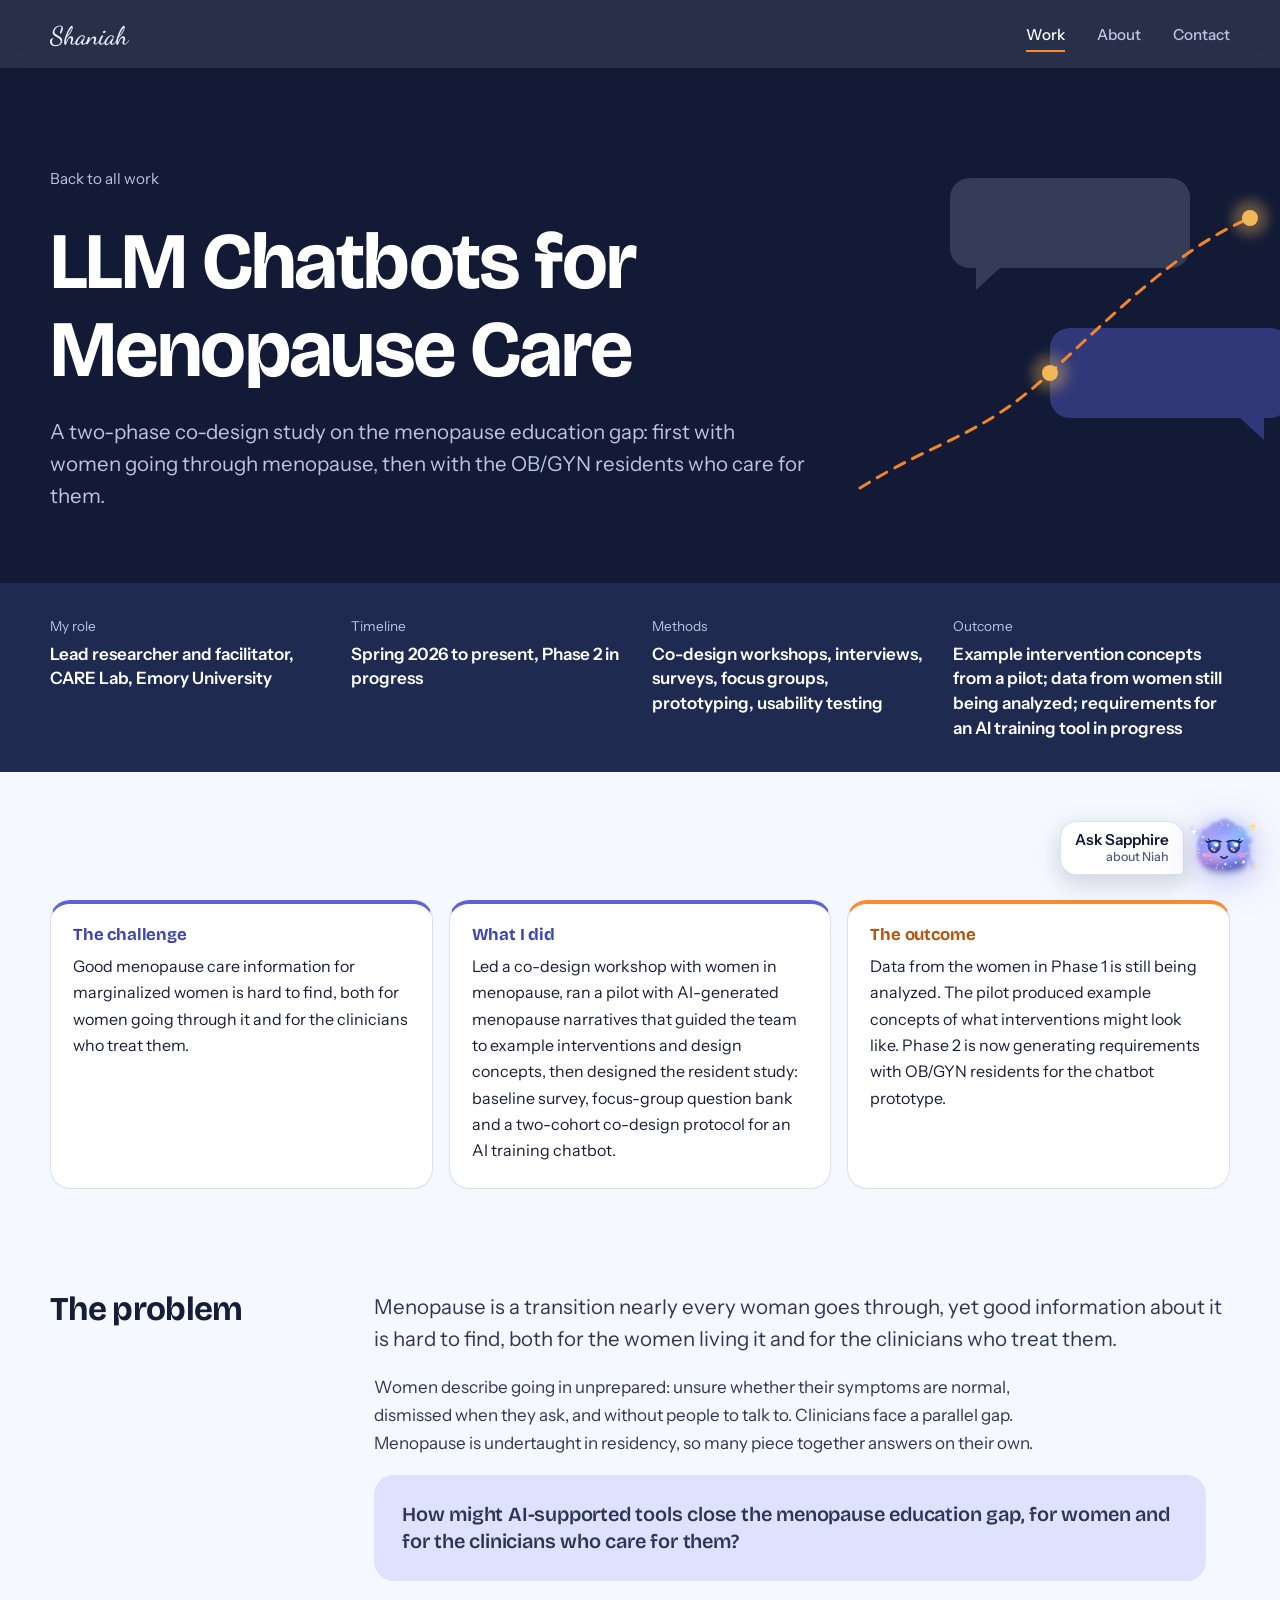
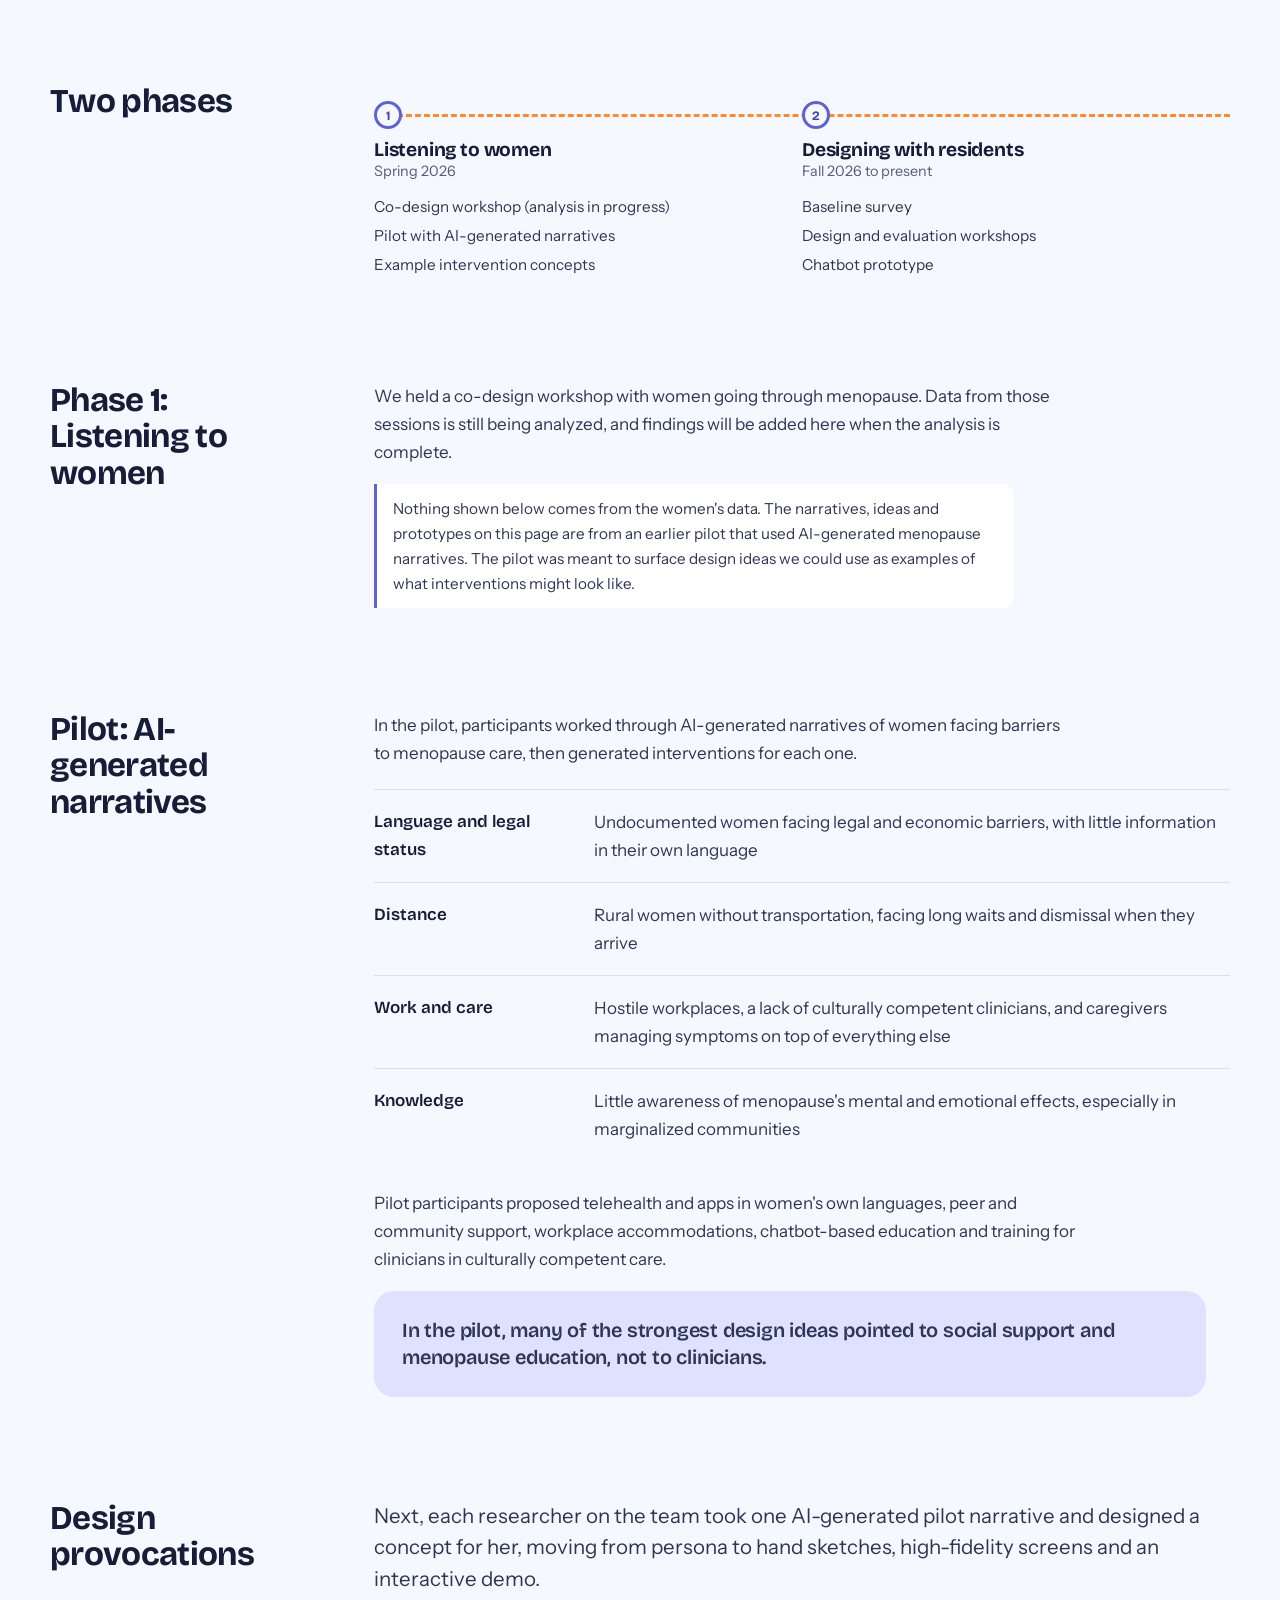
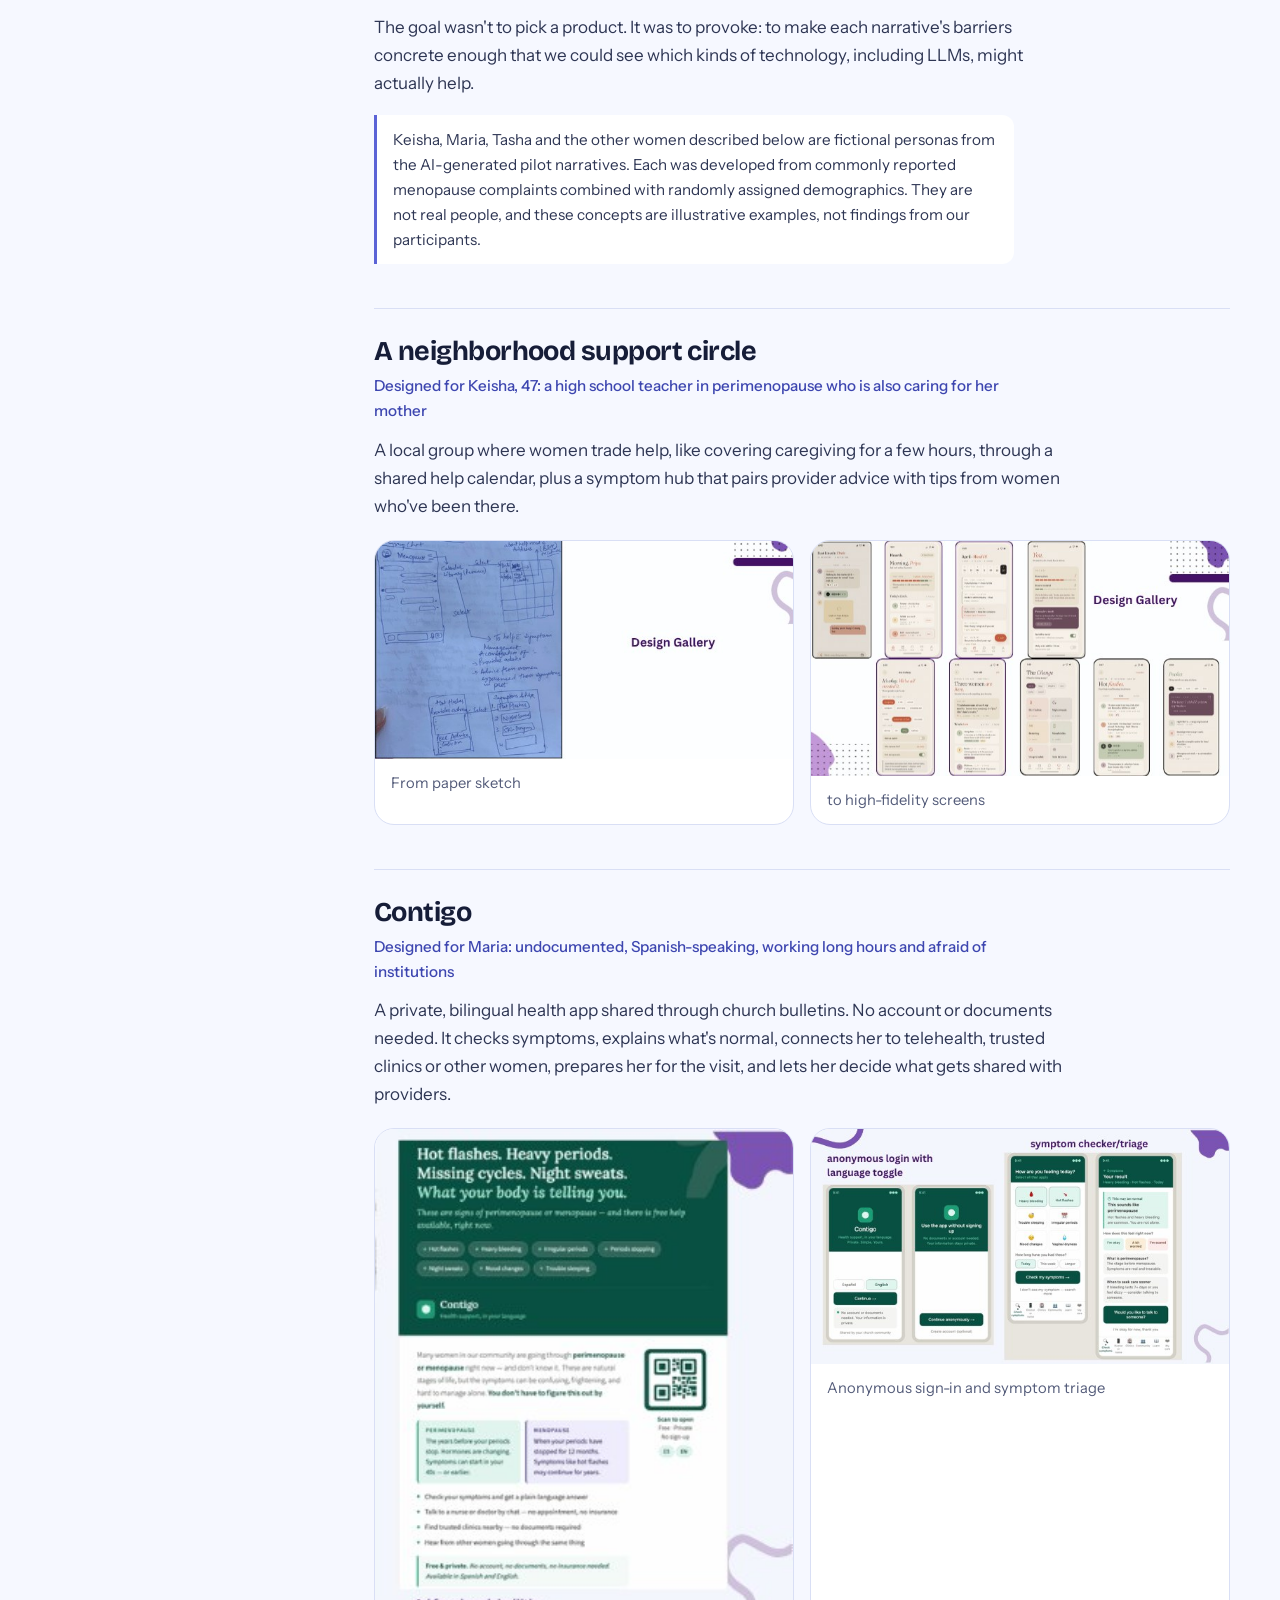
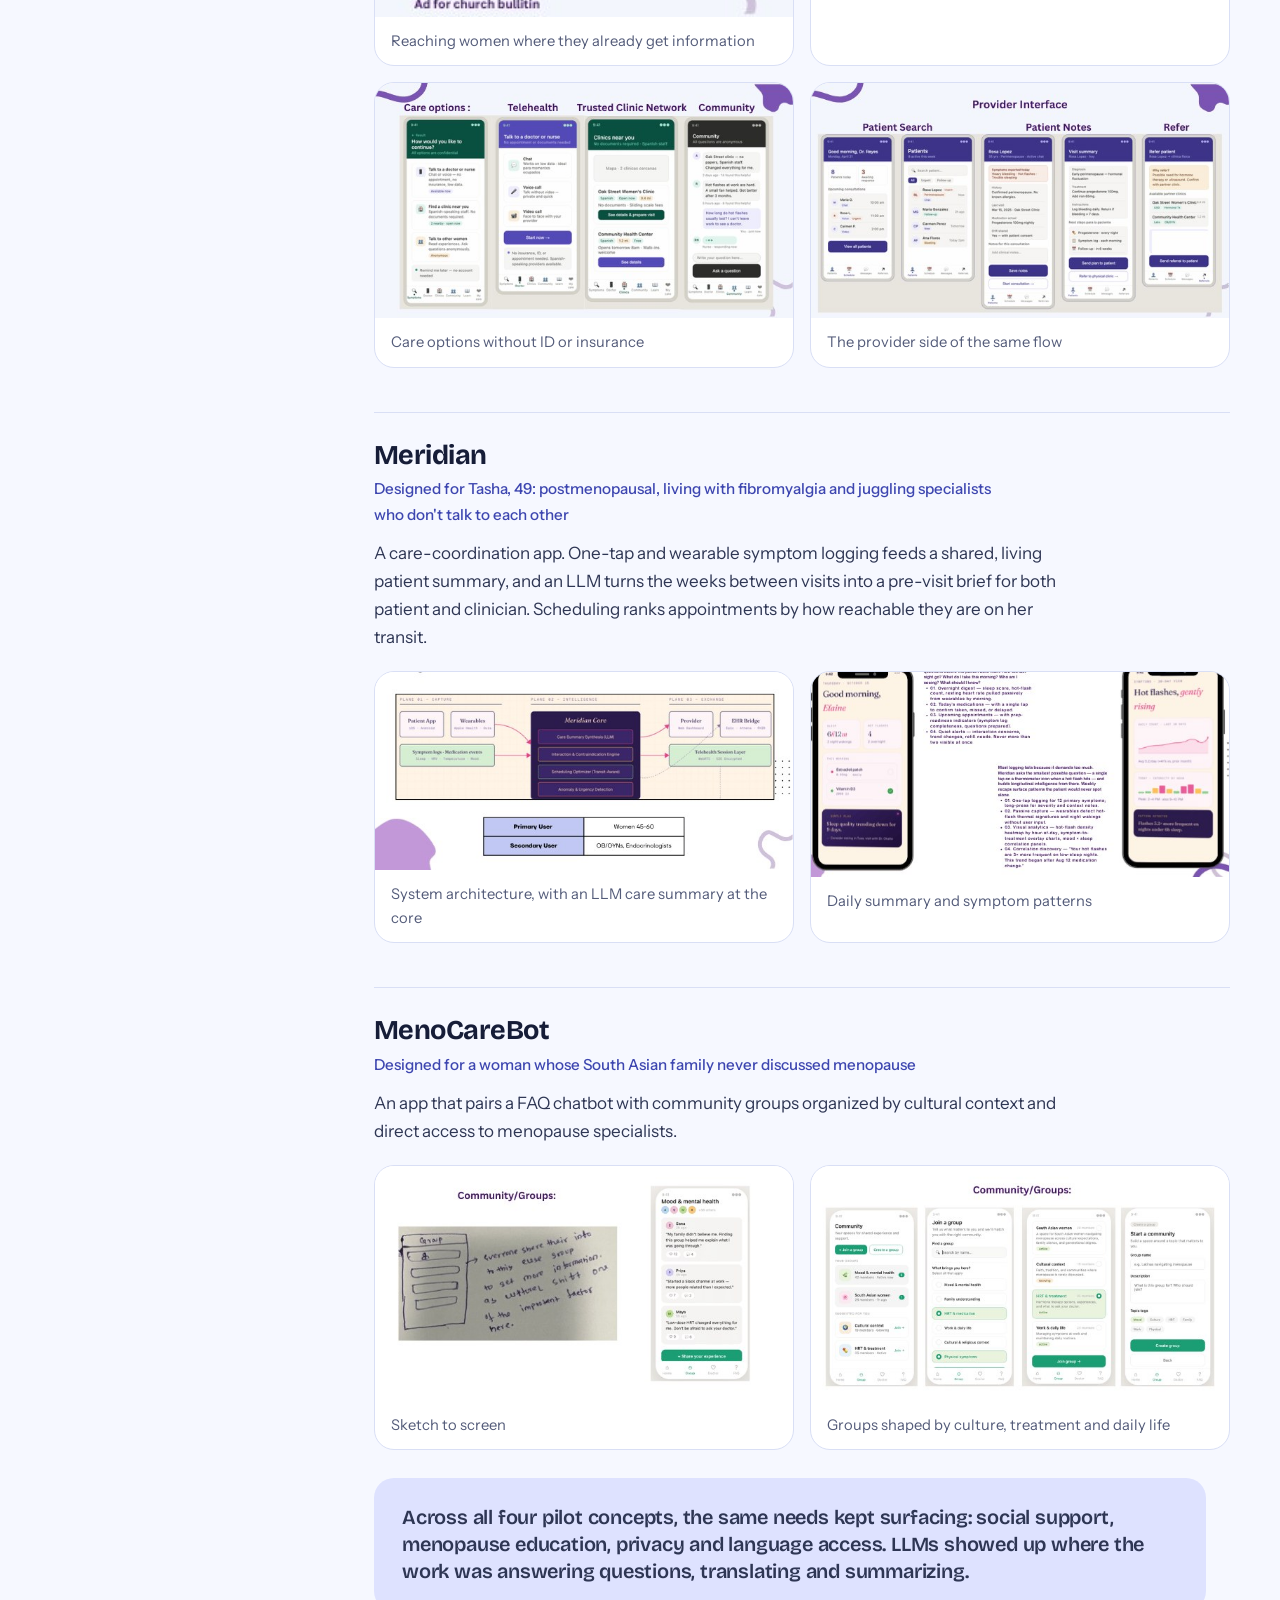
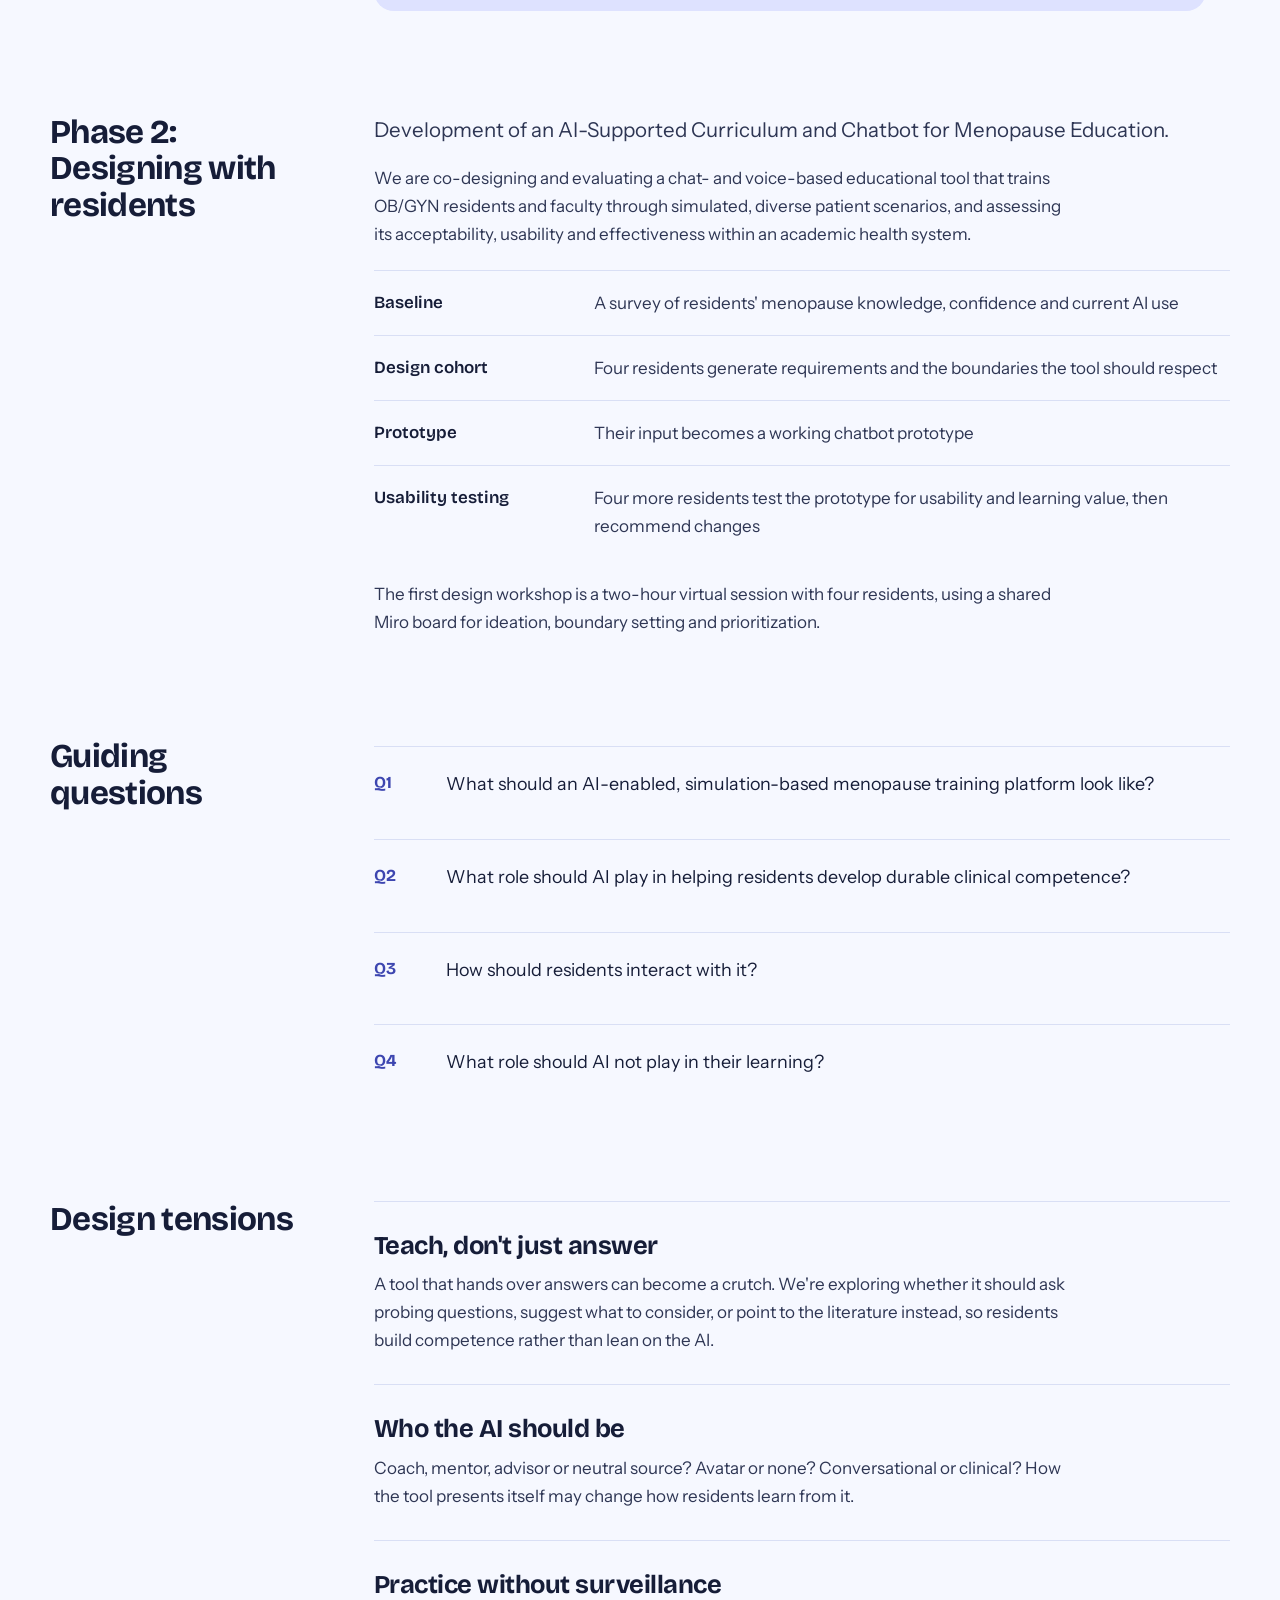
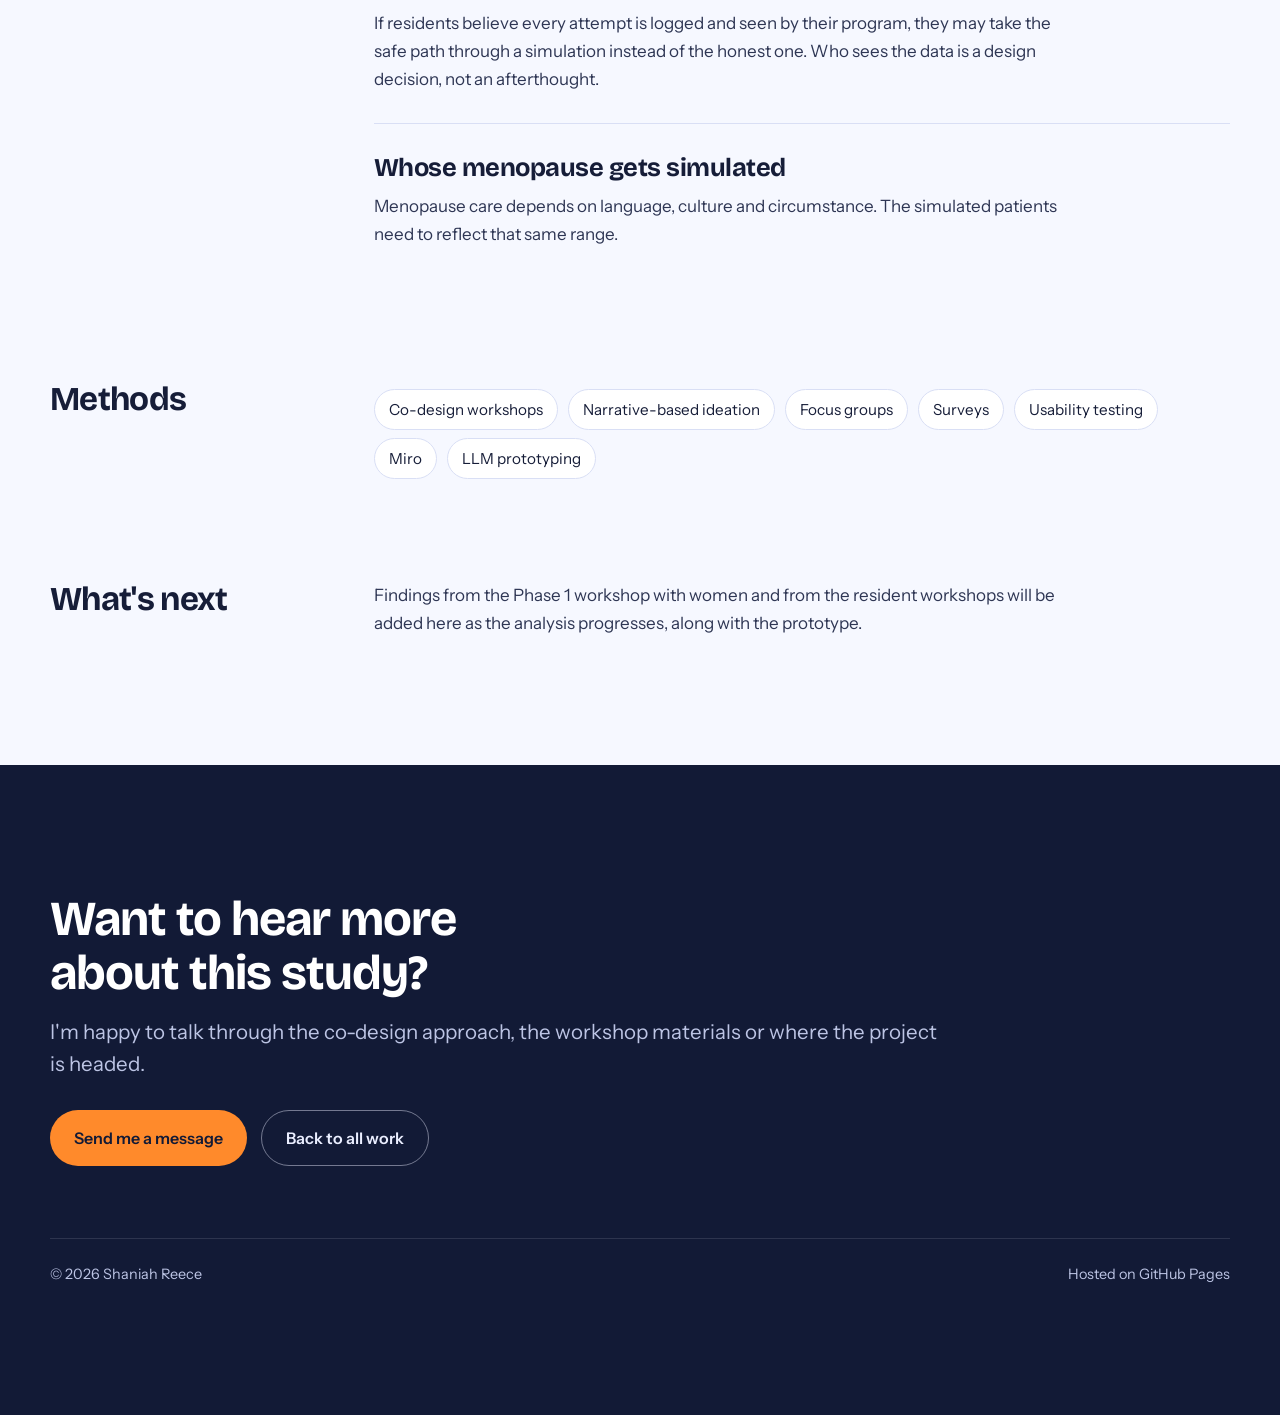
<file: menobots.html>
<!DOCTYPE html>
<html lang="en">
<head>
  <meta charset="UTF-8" />
  <meta name="viewport" content="width=device-width, initial-scale=1.0" />
  <title>LLM Chatbots for Menopause Care | Shaniah Reece</title>
  <meta name="description" content="Case study: co-designing an AI chatbot to improve menopause education and care." />
  <link rel="preconnect" href="https://fonts.googleapis.com" />
  <link rel="preconnect" href="https://fonts.gstatic.com" crossorigin />
  <link href="https://fonts.googleapis.com/css2?family=Bricolage+Grotesque:opsz,wght@12..96,500;12..96,600;12..96,700&family=Instrument+Sans:wght@400;500;600&family=Dancing+Script:wght@500&display=swap" rel="stylesheet" />
  <link rel="stylesheet" href="style.css?v=27" />
</head>
<body>
  <a class="skip" href="#main">Skip to content</a>

  <nav class="nav" aria-label="Main">
    <div class="wrap">
      <a class="nav-name" href="index.html">Shaniah</a>
      <ul>
        <li><a href="index.html#work" aria-current="page">Work</a></li>
        <li><a href="index.html#about">About</a></li>
        <li><a href="index.html#contact">Contact</a></li>
      </ul>
    </div>
  </nav>

    <header class="cs-hero">
    <svg class="cs-hero-art" viewBox="0 0 520 420" aria-hidden="true">
      <path d="M150 70 h200 a20 20 0 0 1 20 20 v50 a20 20 0 0 1 -20 20 h-170 l-24 22 v-22 h-6 a20 20 0 0 1 -20 -20 v-50 a20 20 0 0 1 20 -20 z" fill="#DEE2FF" opacity=".18" />
      <path d="M250 220 h200 a20 20 0 0 1 20 20 v50 a20 20 0 0 1 -20 20 h-6 v22 l-24 -22 h-170 a20 20 0 0 1 -20 -20 v-50 a20 20 0 0 1 20 -20 z" fill="#5B63D6" opacity=".45" />
      <path class="stitch" d="M40 380 C 120 330, 160 330, 230 265 S 360 140, 430 110" />
      <circle class="led-glow" cx="230" cy="265" r="18" /><circle class="led" cx="230" cy="265" r="8" />
      <circle class="led-glow" cx="430" cy="110" r="18" /><circle class="led" cx="430" cy="110" r="8" />
    </svg>
    <div class="wrap">
      <a class="back" href="index.html#work">Back to all work</a>
      <h1>LLM Chatbots for Menopause Care</h1>
      <p class="lead">A two-phase co-design study on the menopause education gap: first with women going through menopause, then with the OB/GYN residents who care for them.</p>
    </div>
  </header>

  <section class="overview" aria-label="Project overview">
    <div class="wrap">
      <dl>
        <div><dt>My role</dt><dd>Lead researcher and facilitator, CARE Lab, Emory University</dd></div>
        <div><dt>Timeline</dt><dd>Spring 2026 to present, Phase 2 in progress</dd></div>
        <div><dt>Methods</dt><dd>Co-design workshops, interviews, surveys, focus groups, prototyping, usability testing</dd></div>
        <div><dt>Outcome</dt><dd>Example intervention concepts from a pilot; data from women still being analyzed; requirements for an AI training tool in progress</dd></div>
      </dl>
    </div>
  </section>

  <main id="main">
    <section class="section">
      <div class="wrap">

        <div class="glance" aria-label="At a glance">
          <div><h2>The challenge</h2><p>Good menopause care information for marginalized women is hard to find, both for women going through it and for the clinicians who treat them.</p></div>
          <div><h2>What I did</h2><p>Led a co-design workshop with women in menopause, ran a pilot with AI-generated menopause narratives that guided the team to example interventions and design concepts, then designed the resident study: baseline survey, focus-group question bank and a two-cohort co-design protocol for an AI training chatbot.</p></div>
          <div><h2>The outcome</h2><p>Data from the women in Phase 1 is still being analyzed. The pilot produced example concepts of what interventions might look like. Phase 2 is now generating requirements with OB/GYN residents for the chatbot prototype.</p></div>
        </div>

        <div class="cs-block">
          <h2>The problem</h2>
          <div class="cs-block-body">
            <p class="lead"> Menopause is a transition nearly every woman goes through, yet good information about it is hard to find, both for the women living it and for the clinicians who treat them.</p>
            <p> Women describe going in unprepared: unsure whether their symptoms are normal, dismissed when they ask, and without people to talk to. Clinicians face a parallel gap. Menopause is undertaught in residency, so many piece together answers on their own.</p>
            <p class="callout">How might AI-supported tools close the menopause education gap, for women and for the clinicians who care for them?</p>
          </div>
        </div>

        <div class="cs-block">
          <h2>Two phases</h2>
          <div class="cs-block-body">
            <ol class="process" style="grid-template-columns: repeat(2, 1fr)">
              <li><span class="node">1</span><h4>Listening to women</h4><p class="when">Spring 2026</p>
                <ul><li>Co-design workshop (analysis in progress)</li><li>Pilot with AI-generated narratives</li><li>Example intervention concepts</li></ul></li>
              <li><span class="node">2</span><h4>Designing with residents</h4><p class="when">Fall 2026 to present</p>
                <ul><li>Baseline survey</li><li>Design and evaluation workshops</li><li>Chatbot prototype</li></ul></li>
            </ol>
          </div>
        </div>

        <div class="cs-block">
          <h2>Phase 1: Listening to women</h2>
          <div class="cs-block-body">
            <p>We held a co-design workshop with women going through menopause. Data from those sessions is still being analyzed, and findings will be added here when the analysis is complete.</p>
            <p class="persona-note">Nothing shown below comes from the women's data. The narratives, ideas and prototypes on this page are from an earlier pilot that used AI-generated menopause narratives. The pilot was meant to surface design ideas we could use as examples of what interventions might look like.</p>
          </div>
        </div>

        <div class="cs-block">
          <h2>Pilot: AI-generated narratives</h2>
          <div class="cs-block-body">
            <p>In the pilot, participants worked through AI-generated narratives of women facing barriers to menopause care, then generated interventions for each one.</p>
            <dl class="rows" style="margin-top:22px">
              <div><dt>Language and legal status</dt><dd>Undocumented women facing legal and economic barriers, with little information in their own language</dd></div>
              <div><dt>Distance</dt><dd>Rural women without transportation, facing long waits and dismissal when they arrive</dd></div>
              <div><dt>Work and care</dt><dd>Hostile workplaces, a lack of culturally competent clinicians, and caregivers managing symptoms on top of everything else</dd></div>
              <div><dt>Knowledge</dt><dd>Little awareness of menopause's mental and emotional effects, especially in marginalized communities</dd></div>
            </dl>
            <p style="margin-top:28px">Pilot participants proposed telehealth and apps in women's own languages, peer and community support, workplace accommodations, chatbot-based education and training for clinicians in culturally competent care.</p>
            <p class="callout">In the pilot, many of the strongest design ideas pointed to social support and menopause education, not to clinicians.</p>
          </div>
        </div>

        <div class="cs-block">
          <h2>Design provocations</h2>
          <div class="cs-block-body">
            <p class="lead">Next, each researcher on the team took one AI-generated pilot narrative and designed a concept for her, moving from persona to hand sketches, high-fidelity screens and an interactive demo.</p>
            <p>The goal wasn't to pick a product. It was to provoke: to make each narrative's barriers concrete enough that we could see which kinds of technology, including LLMs, might actually help.</p>
            <p class="persona-note">Keisha, Maria, Tasha and the other women described below are fictional personas from the AI-generated pilot narratives. Each was developed from commonly reported menopause complaints combined with randomly assigned demographics. They are not real people, and these concepts are illustrative examples, not findings from our participants.</p>

            <div class="concept">
              <h3>A neighborhood support circle</h3>
              <p class="concept-meta">Designed for Keisha, 47: a high school teacher in perimenopause who is also caring for her mother</p>
              <p>A local group where women trade help, like covering caregiving for a few hours, through a shared help calendar, plus a symptom hub that pairs provider advice with tips from women who've been there.</p>
              <div class="shots">
                <figure class="figure"><img src="assets/meno-circle-sketch.jpg" alt="Hand sketch of the group chat, help calendar and symptom screens" loading="lazy" width="596" height="312" /><figcaption>From paper sketch</figcaption></figure>
                <figure class="figure"><img src="assets/meno-circle-gallery.jpg" alt="Gallery of high-fidelity screens: group chat, help calendar, symptom hub and resource library" loading="lazy" width="596" height="335" /><figcaption>to high-fidelity screens</figcaption></figure>
              </div>
            </div>

            <div class="concept">
              <h3>Contigo</h3>
              <p class="concept-meta">Designed for Maria: undocumented, Spanish-speaking, working long hours and afraid of institutions</p>
              <p>A private, bilingual health app shared through church bulletins. No account or documents needed. It checks symptoms, explains what's normal, connects her to telehealth, trusted clinics or other women, prepares her for the visit, and lets her decide what gets shared with providers.</p>
              <div class="shots">
                <figure class="figure"><img src="assets/meno-contigo-ad.jpg" alt="Church bulletin ad for Contigo in plain language with a QR code" loading="lazy" width="287" height="335" /><figcaption>Reaching women where they already get information</figcaption></figure>
                <figure class="figure"><img src="assets/meno-contigo-triage.jpg" alt="Anonymous bilingual sign-in and symptom checker screens" loading="lazy" width="596" height="335" /><figcaption>Anonymous sign-in and symptom triage</figcaption></figure>
                <figure class="figure"><img src="assets/meno-contigo-care.jpg" alt="Care option screens: talk to a doctor, find a clinic, talk to other women" loading="lazy" width="596" height="335" /><figcaption>Care options without ID or insurance</figcaption></figure>
                <figure class="figure"><img src="assets/meno-contigo-provider.jpg" alt="Provider-side screens: patient list, notes and referral" loading="lazy" width="596" height="335" /><figcaption>The provider side of the same flow</figcaption></figure>
              </div>
            </div>

            <div class="concept">
              <h3>Meridian</h3>
              <p class="concept-meta">Designed for Tasha, 49: postmenopausal, living with fibromyalgia and juggling specialists who don't talk to each other</p>
              <p>A care-coordination app. One-tap and wearable symptom logging feeds a shared, living patient summary, and an LLM turns the weeks between visits into a pre-visit brief for both patient and clinician. Scheduling ranks appointments by how reachable they are on her transit.</p>
              <div class="shots">
                <figure class="figure"><img src="assets/meno-meridian-architecture.jpg" alt="System diagram: patient app and wearables feed the Meridian core, which syncs with providers and EHRs" loading="lazy" width="596" height="282" /><figcaption>System architecture, with an LLM care summary at the core</figcaption></figure>
                <figure class="figure"><img src="assets/meno-meridian-today.jpg" alt="Morning summary and hot flash trend screens" loading="lazy" width="596" height="292" /><figcaption>Daily summary and symptom patterns</figcaption></figure>
              </div>
            </div>

            <div class="concept">
              <h3>MenoCareBot</h3>
              <p class="concept-meta">Designed for a woman whose South Asian family never discussed menopause</p>
              <p>An app that pairs a FAQ chatbot with community groups organized by cultural context and direct access to menopause specialists.</p>
              <div class="shots">
                <figure class="figure"><img src="assets/meno-menocarebot-sketch.jpg" alt="Sketch and screen of a mood and mental health community group" loading="lazy" width="596" height="335" /><figcaption>Sketch to screen</figcaption></figure>
                <figure class="figure"><img src="assets/meno-menocarebot-groups.jpg" alt="Screens for joining and creating community groups" loading="lazy" width="596" height="335" /><figcaption>Groups shaped by culture, treatment and daily life</figcaption></figure>
              </div>
            </div>

            <p class="callout">Across all four pilot concepts, the same needs kept surfacing: social support, menopause education, privacy and language access. LLMs showed up where the work was answering questions, translating and summarizing.</p>
          </div>
        </div>

        <div class="cs-block">
          <h2>Phase 2: Designing with residents</h2>
          <div class="cs-block-body">
            <p class="lead">Development of an AI-Supported Curriculum and Chatbot for Menopause Education.</p>
            <p>We are co-designing and evaluating a chat- and voice-based educational tool that trains OB/GYN residents and faculty through simulated, diverse patient scenarios, and assessing its acceptability, usability and effectiveness within an academic health system.</p>
            <dl class="rows" style="margin-top:22px">
              <div><dt>Baseline</dt><dd>A survey of residents' menopause knowledge, confidence and current AI use</dd></div>
              <div><dt>Design cohort</dt><dd>Four residents generate requirements and the boundaries the tool should respect</dd></div>
              <div><dt>Prototype</dt><dd>Their input becomes a working chatbot prototype</dd></div>
              <div><dt>Usability testing</dt><dd>Four more residents test the prototype for usability and learning value, then recommend changes</dd></div>
            </dl>
            <p style="margin-top:22px">The first design workshop is a two-hour virtual session with four residents, using a shared Miro board for ideation, boundary setting and prioritization.</p>
          </div>
        </div>

        <div class="cs-block">
          <h2>Guiding questions</h2>
          <div class="cs-block-body rqs">
            <div class="rq"><b>Q1</b><p>What should an AI-enabled, simulation-based menopause training platform look like?</p></div>
            <div class="rq"><b>Q2</b><p>What role should AI play in helping residents develop durable clinical competence?</p></div>
            <div class="rq"><b>Q3</b><p>How should residents interact with it?</p></div>
            <div class="rq"><b>Q4</b><p>What role should AI not play in their learning?</p></div>
          </div>
        </div>

        <div class="cs-block">
          <h2>Design tensions</h2>
          <div class="cs-block-body">
            <div class="insight">
              <h3>Teach, don't just answer</h3>
              <p>A tool that hands over answers can become a crutch. We're exploring whether it should ask probing questions, suggest what to consider, or point to the literature instead, so residents build competence rather than lean on the AI.</p>
            </div>
            <div class="insight">
              <h3>Who the AI should be</h3>
              <p>Coach, mentor, advisor or neutral source? Avatar or none? Conversational or clinical? How the tool presents itself may change how residents learn from it.</p>
            </div>
            <div class="insight">
              <h3>Practice without surveillance</h3>
              <p>If residents believe every attempt is logged and seen by their program, they may take the safe path through a simulation instead of the honest one. Who sees the data is a design decision, not an afterthought.</p>
            </div>
            <div class="insight">
              <h3>Whose menopause gets simulated</h3>
              <p>Menopause care depends on language, culture and circumstance. The simulated patients need to reflect that same range.</p>
            </div>
          </div>
        </div>

        <div class="cs-block">
          <h2>Methods</h2>
          <div class="cs-block-body">
            <ul class="team-list">
              <li>Co-design workshops</li><li>Narrative-based ideation</li><li>Focus groups</li><li>Surveys</li><li>Usability testing</li><li>Miro</li><li>LLM prototyping</li>
            </ul>
          </div>
        </div>

        <div class="cs-block">
          <h2>What's next</h2>
          <div class="cs-block-body">
            <p>Findings from the Phase 1 workshop with women and from the resident workshops will be added here as the analysis progresses, along with the prototype.</p>
          </div>
        </div>

      </div>
    </section>

    <section class="section contact" aria-labelledby="contact-title">
      <div class="wrap">
        <h2 id="contact-title">Want to hear more about this study?</h2>
        <p class="lead">I'm happy to talk through the co-design approach, the workshop materials or where the project is headed.</p>
        <div class="hero-actions">
          <a class="btn btn-thread" href="index.html#contact">Send me a message</a>
          <a class="btn btn-outline" href="index.html#work">Back to all work</a>
        </div>
        <div class="footer">
          <span>© 2026 Shaniah Reece</span>
          <span>Hosted on GitHub Pages</span>
        </div>
      </div>
    </section>
  </main>
  <script src="assistant/sapphire.js?v=3" defer></script>
  <script src="assistant/sounds.js?v=2" defer></script>
  <script src="assistant/assistant.js?v=6" defer></script>
</body>
</html>
</file>
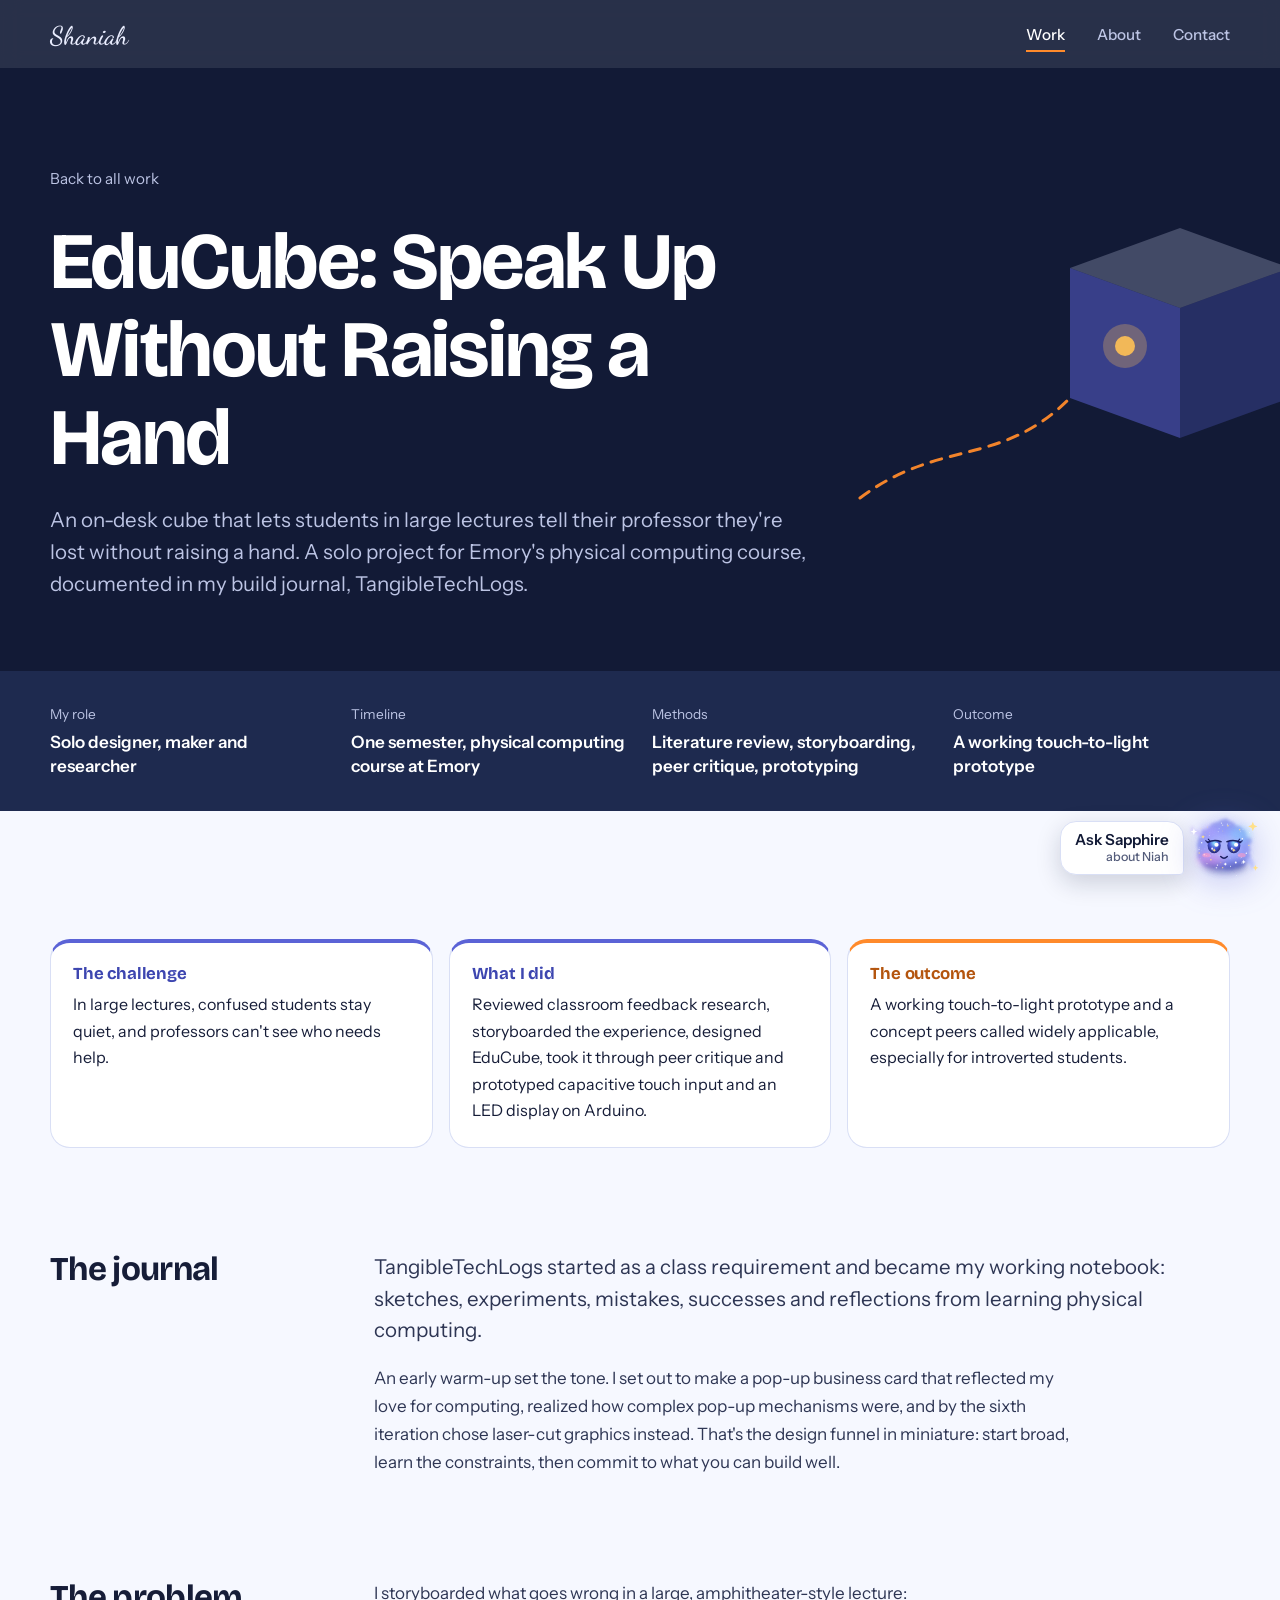
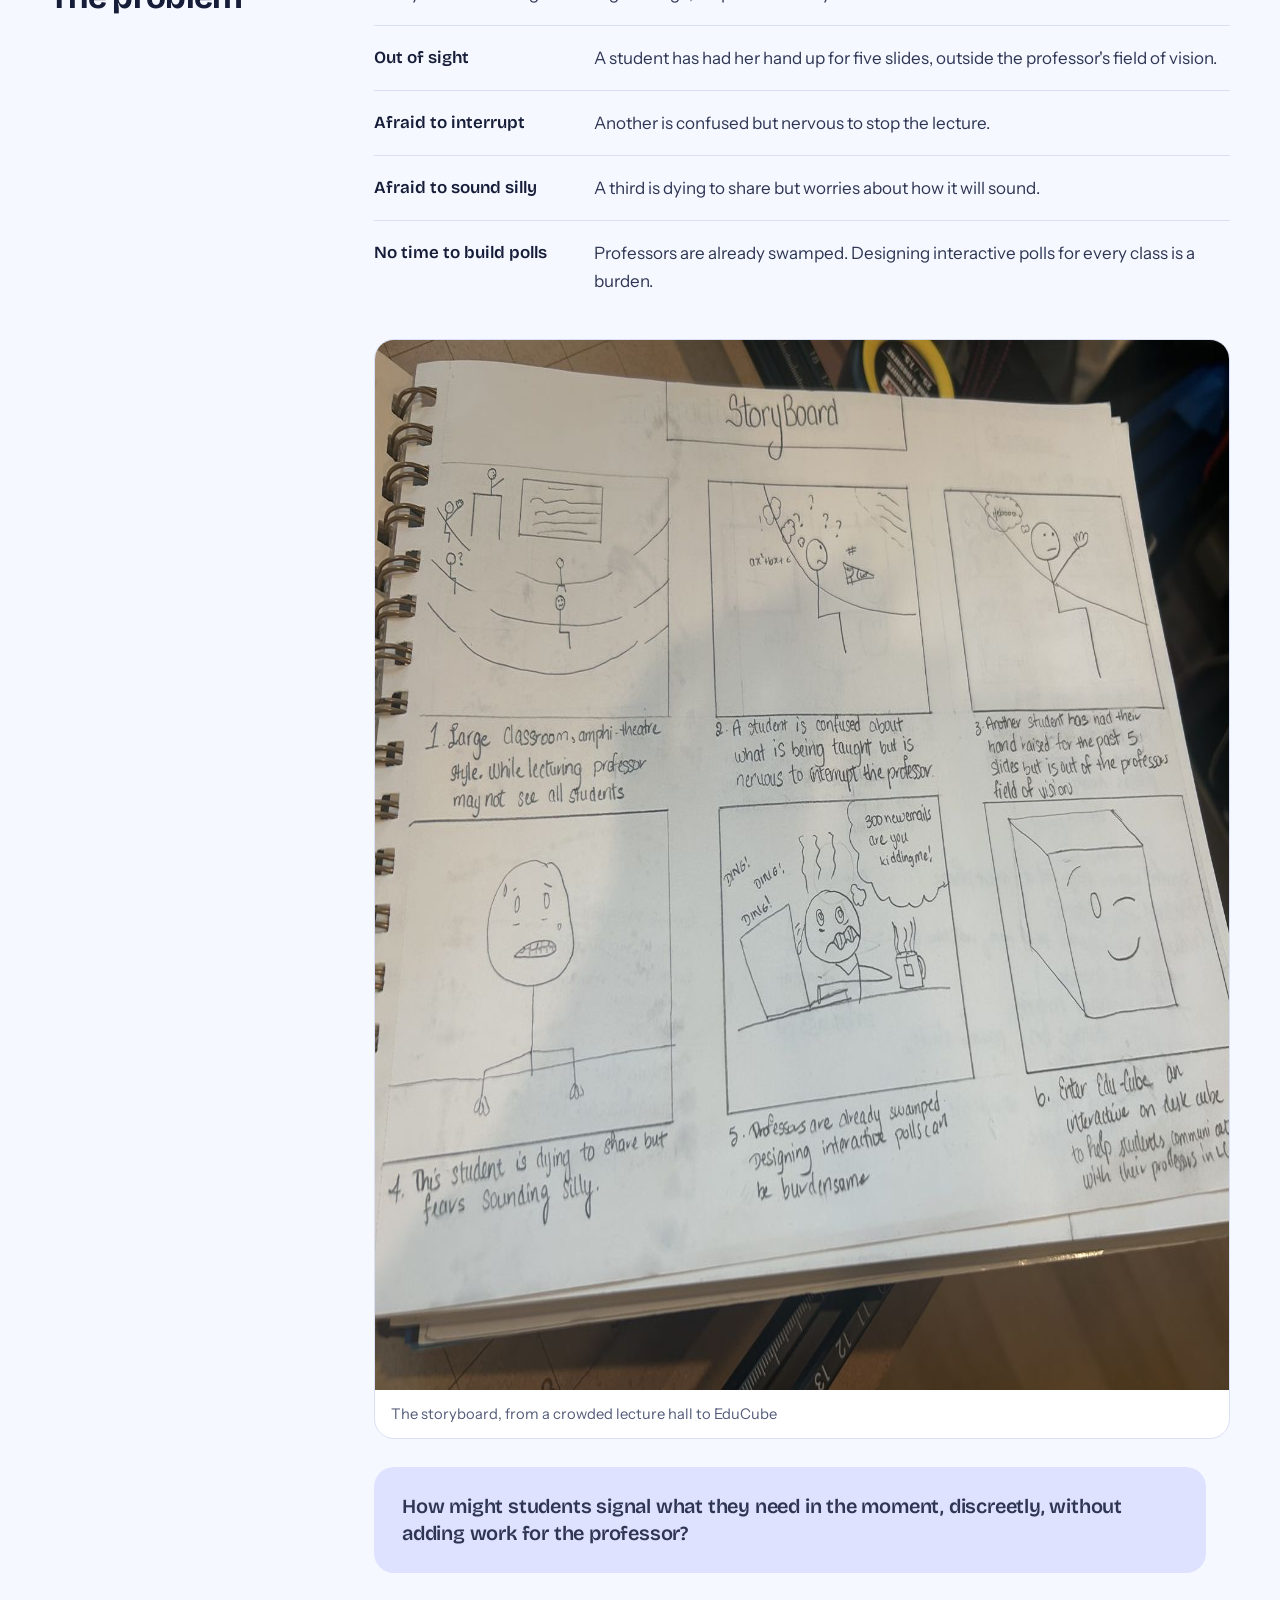
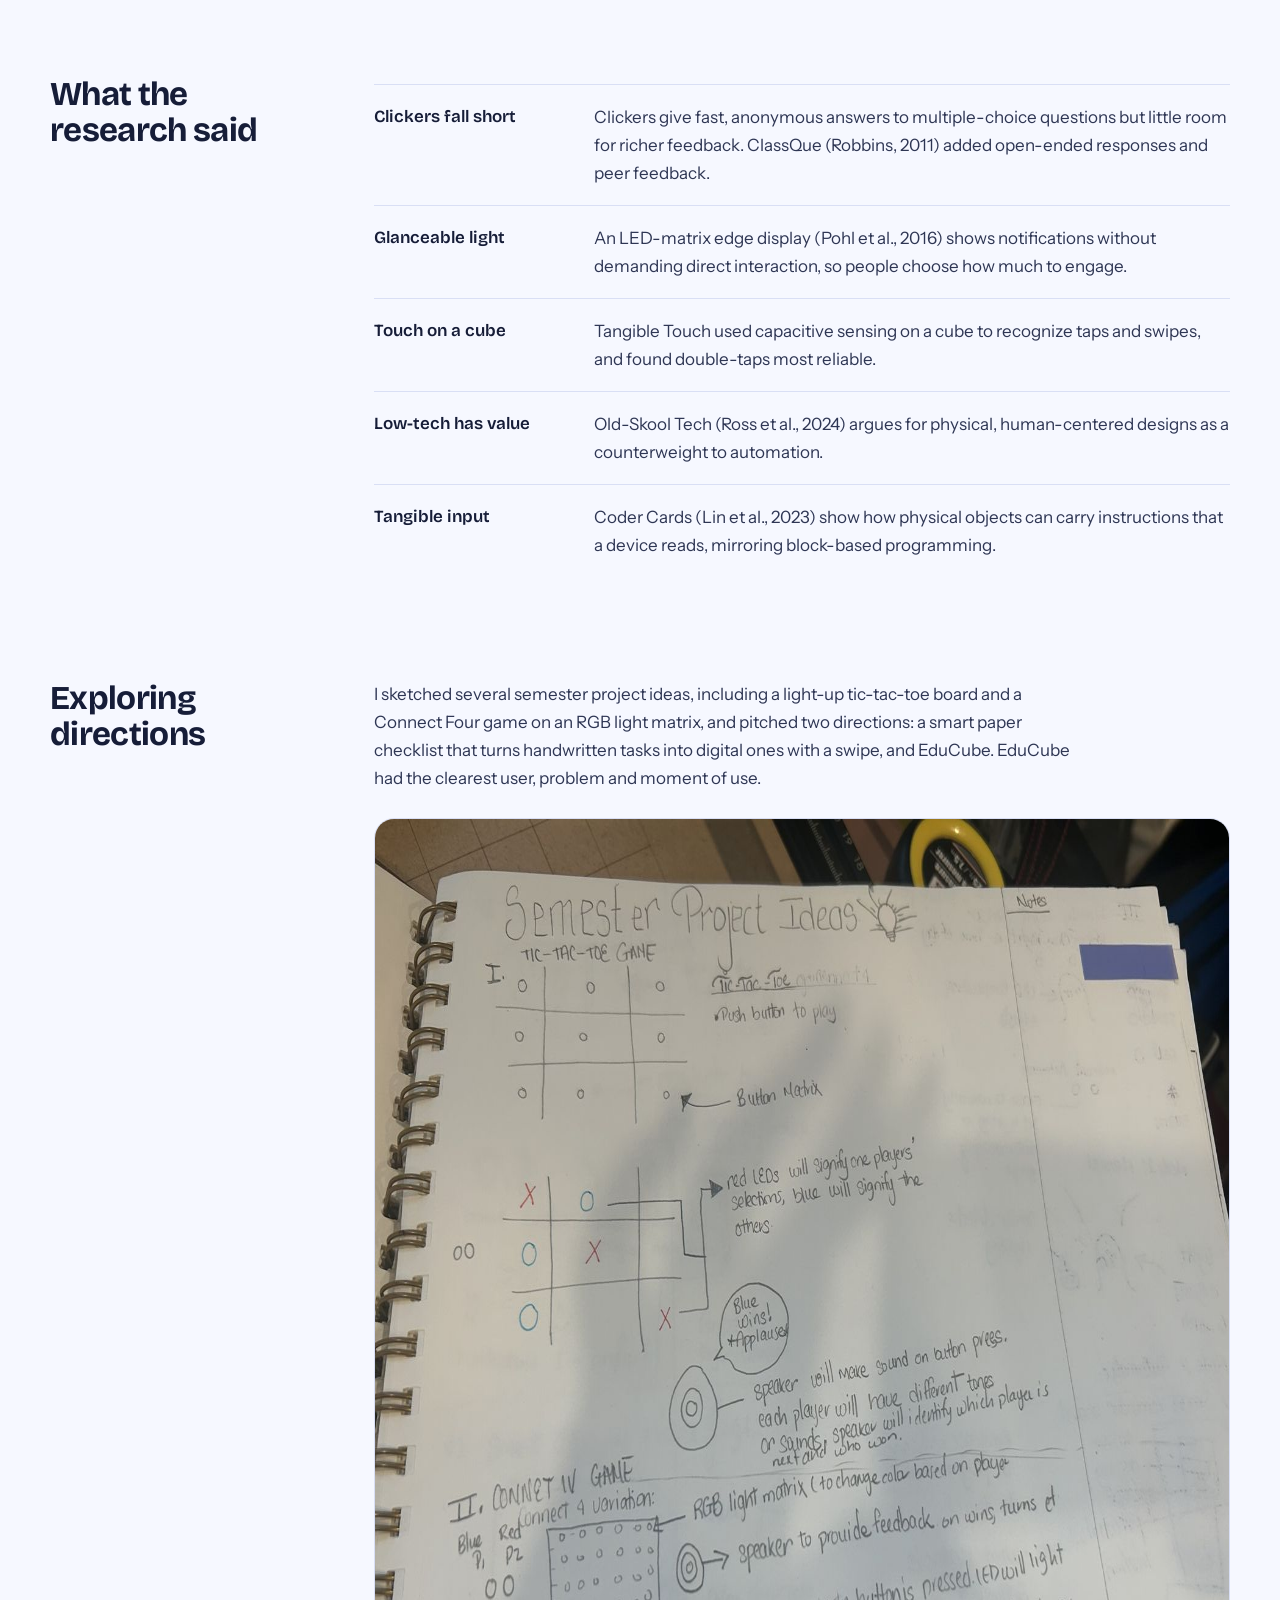
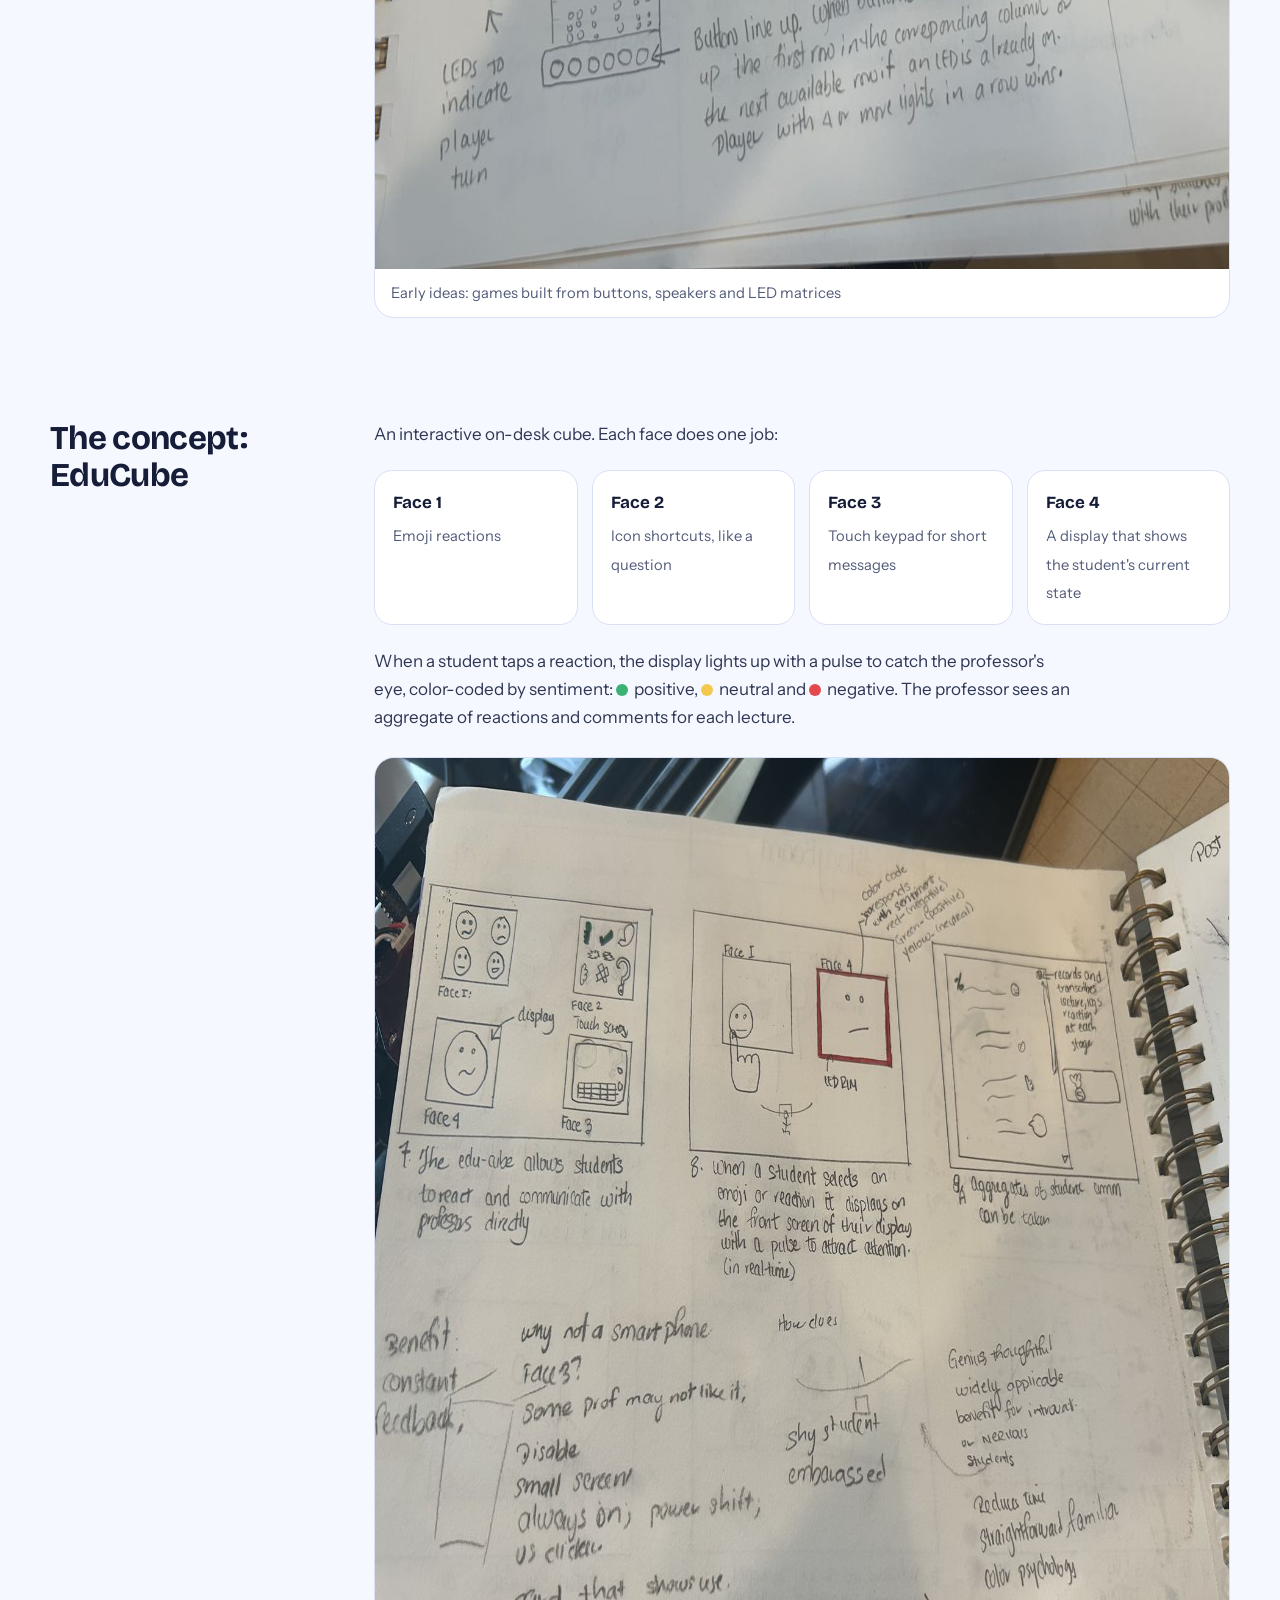
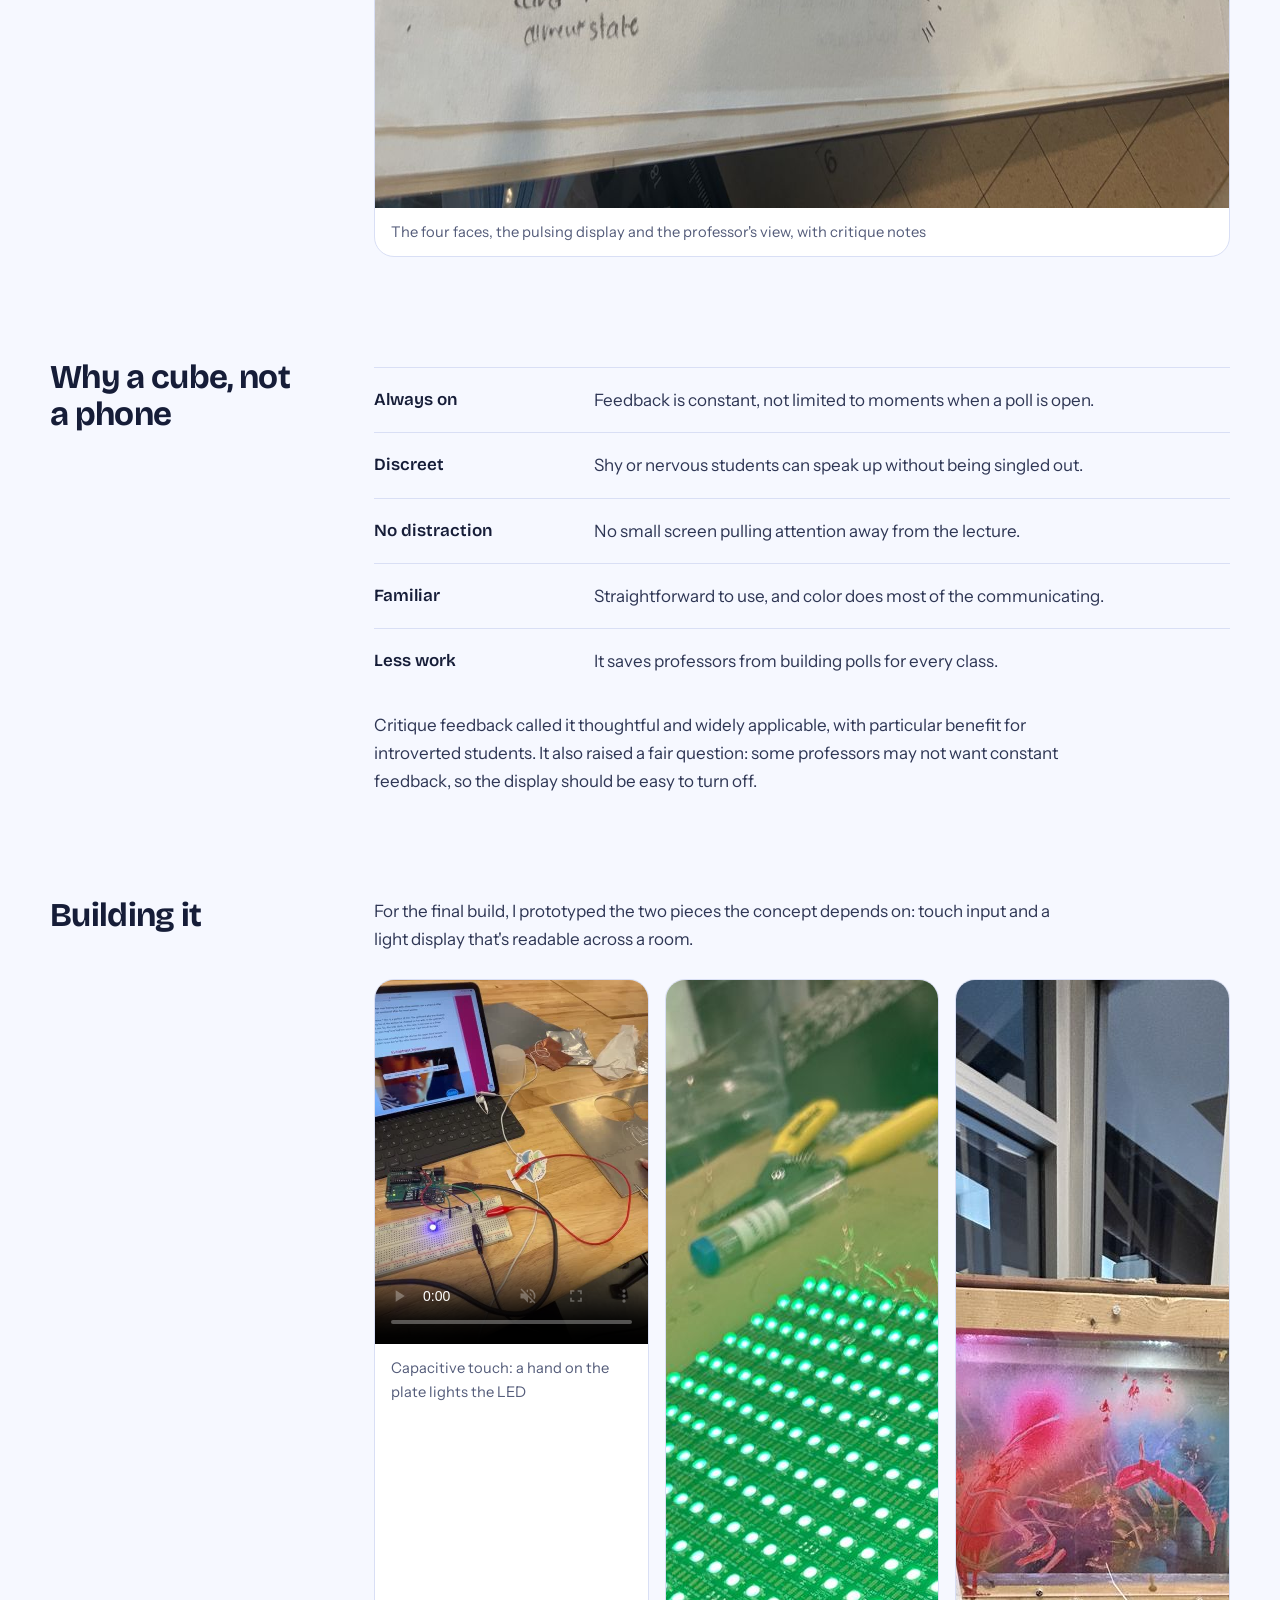
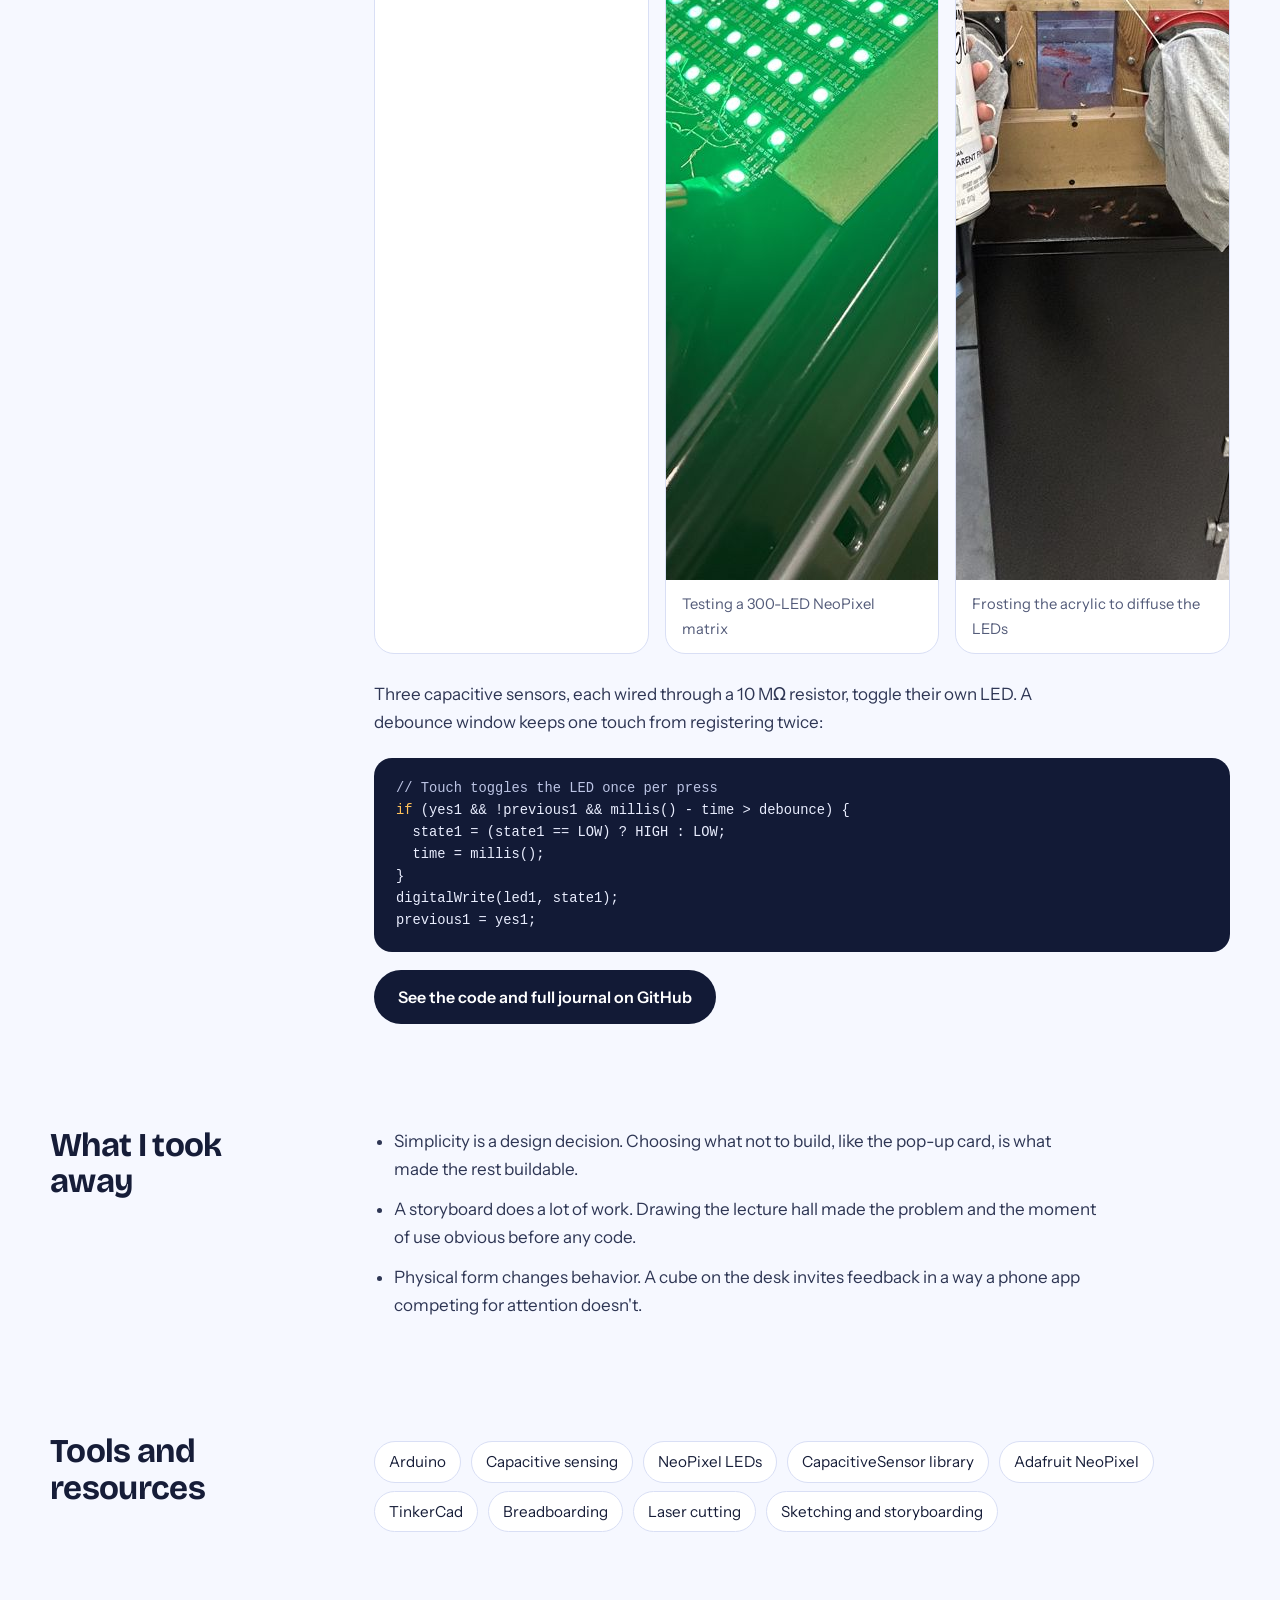
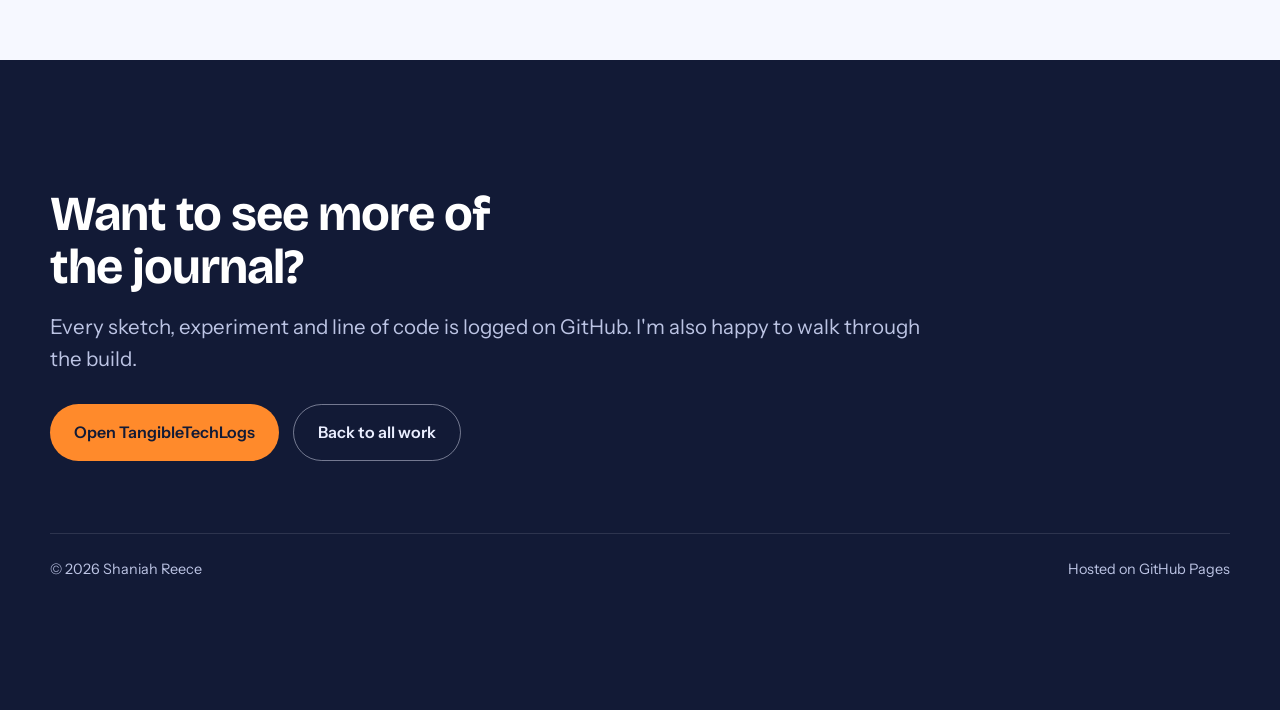
<file: tangibletechlogs.html>
<!DOCTYPE html>
<html lang="en">
<head>
  <meta charset="UTF-8" />
  <meta name="viewport" content="width=device-width, initial-scale=1.0" />
  <title>EduCube | Shaniah Reece</title>
  <meta name="description" content="Case study: a physical computing journal and EduCube, a tangible classroom feedback device." />
  <link rel="preconnect" href="https://fonts.googleapis.com" />
  <link rel="preconnect" href="https://fonts.gstatic.com" crossorigin />
  <link href="https://fonts.googleapis.com/css2?family=Bricolage+Grotesque:opsz,wght@12..96,500;12..96,600;12..96,700&family=Instrument+Sans:wght@400;500;600&family=Dancing+Script:wght@500&display=swap" rel="stylesheet" />
  <link rel="stylesheet" href="style.css?v=27" />
</head>
<body>
  <a class="skip" href="#main">Skip to content</a>

  <nav class="nav" aria-label="Main">
    <div class="wrap">
      <a class="nav-name" href="index.html">Shaniah</a>
      <ul>
        <li><a href="index.html#work" aria-current="page">Work</a></li>
        <li><a href="index.html#about">About</a></li>
        <li><a href="index.html#contact">Contact</a></li>
      </ul>
    </div>
  </nav>

  <header class="cs-hero">
    <svg class="cs-hero-art" viewBox="0 0 520 420" aria-hidden="true">
      <g transform="translate(250 120)">
        <path d="M0 40 L110 0 L220 40 L110 80 Z" fill="#DEE2FF" opacity=".25" />
        <path d="M0 40 L110 80 L110 210 L0 170 Z" fill="#5B63D6" opacity=".55" />
        <path d="M110 80 L220 40 L220 170 L110 210 Z" fill="#5B63D6" opacity=".3" />
        <circle cx="55" cy="118" r="10" fill="#FFC15A" /><circle cx="55" cy="118" r="22" fill="#FFC15A" opacity=".3" />
      </g>
      <path class="stitch" d="M40 390 C 120 330, 180 360, 250 290" />
    </svg>
    <div class="wrap">
      <a class="back" href="index.html#work">Back to all work</a>
      <h1>EduCube: Speak Up Without Raising a Hand</h1>
      <p class="lead">An on-desk cube that lets students in large lectures tell their professor they're lost without raising a hand. A solo project for Emory's physical computing course, documented in my build journal, TangibleTechLogs.</p>
    </div>
  </header>

  <section class="overview" aria-label="Project overview">
    <div class="wrap">
      <dl>
        <div><dt>My role</dt><dd>Solo designer, maker and researcher</dd></div>
        <div><dt>Timeline</dt><dd>One semester, physical computing course at Emory</dd></div>
        <div><dt>Methods</dt><dd>Literature review, storyboarding, peer critique, prototyping</dd></div>
        <div><dt>Outcome</dt><dd>A working touch-to-light prototype</dd></div>
      </dl>
    </div>
  </section>

  <main id="main">
    <section class="section">
      <div class="wrap">

        <div class="glance" aria-label="At a glance">
          <div><h2>The challenge</h2><p>In large lectures, confused students stay quiet, and professors can't see who needs help.</p></div>
          <div><h2>What I did</h2><p>Reviewed classroom feedback research, storyboarded the experience, designed EduCube, took it through peer critique and prototyped capacitive touch input and an LED display on Arduino.</p></div>
          <div><h2>The outcome</h2><p>A working touch-to-light prototype and a concept peers called widely applicable, especially for introverted students.</p></div>
        </div>

        <div class="cs-block">
          <h2>The journal</h2>
          <div class="cs-block-body">
            <p class="lead">TangibleTechLogs started as a class requirement and became my working notebook: sketches, experiments, mistakes, successes and reflections from learning physical computing.</p>
            <p>An early warm-up set the tone. I set out to make a pop-up business card that reflected my love for computing, realized how complex pop-up mechanisms were, and by the sixth iteration chose laser-cut graphics instead. That's the design funnel in miniature: start broad, learn the constraints, then commit to what you can build well.</p>
          </div>
        </div>

        <div class="cs-block">
          <h2>The problem</h2>
          <div class="cs-block-body">
            <p>I storyboarded what goes wrong in a large, amphitheater-style lecture:</p>
            <dl class="rows" style="margin-top:18px">
              <div><dt>Out of sight</dt><dd>A student has had her hand up for five slides, outside the professor's field of vision.</dd></div>
              <div><dt>Afraid to interrupt</dt><dd>Another is confused but nervous to stop the lecture.</dd></div>
              <div><dt>Afraid to sound silly</dt><dd>A third is dying to share but worries about how it will sound.</dd></div>
              <div><dt>No time to build polls</dt><dd>Professors are already swamped. Designing interactive polls for every class is a burden.</dd></div>
            </dl>
            <figure class="figure"><img src="assets/ttl-storyboard.jpg" alt="Six-panel hand-drawn storyboard of students struggling to be noticed in a large lecture, ending with the EduCube" loading="lazy" width="1400" height="1050" /><figcaption>The storyboard, from a crowded lecture hall to EduCube</figcaption></figure>
            <p class="callout">How might students signal what they need in the moment, discreetly, without adding work for the professor?</p>
          </div>
        </div>

        <div class="cs-block">
          <h2>What the research said</h2>
          <div class="cs-block-body">
            <dl class="rows">
              <div><dt>Clickers fall short</dt><dd>Clickers give fast, anonymous answers to multiple-choice questions but little room for richer feedback. ClassQue (Robbins, 2011) added open-ended responses and peer feedback.</dd></div>
              <div><dt>Glanceable light</dt><dd>An LED-matrix edge display (Pohl et al., 2016) shows notifications without demanding direct interaction, so people choose how much to engage.</dd></div>
              <div><dt>Touch on a cube</dt><dd>Tangible Touch used capacitive sensing on a cube to recognize taps and swipes, and found double-taps most reliable.</dd></div>
              <div><dt>Low-tech has value</dt><dd>Old-Skool Tech (Ross et al., 2024) argues for physical, human-centered designs as a counterweight to automation.</dd></div>
              <div><dt>Tangible input</dt><dd>Coder Cards (Lin et al., 2023) show how physical objects can carry instructions that a device reads, mirroring block-based programming.</dd></div>
            </dl>
          </div>
        </div>

        <div class="cs-block">
          <h2>Exploring directions</h2>
          <div class="cs-block-body">
            <p>I sketched several semester project ideas, including a light-up tic-tac-toe board and a Connect Four game on an RGB light matrix, and pitched two directions: a smart paper checklist that turns handwritten tasks into digital ones with a swipe, and EduCube. EduCube had the clearest user, problem and moment of use.</p>
            <figure class="figure"><img src="assets/ttl-ideas.jpg" alt="Sketchbook page of semester project ideas, including LED tic-tac-toe and Connect Four" loading="lazy" width="1400" height="1050" /><figcaption>Early ideas: games built from buttons, speakers and LED matrices</figcaption></figure>
          </div>
        </div>

        <div class="cs-block">
          <h2>The concept: EduCube</h2>
          <div class="cs-block-body">
            <p>An interactive on-desk cube. Each face does one job:</p>
            <div class="faces">
              <div class="face"><b>Face 1</b><span>Emoji reactions</span></div>
              <div class="face"><b>Face 2</b><span>Icon shortcuts, like a question</span></div>
              <div class="face"><b>Face 3</b><span>Touch keypad for short messages</span></div>
              <div class="face"><b>Face 4</b><span>A display that shows the student's current state</span></div>
            </div>
            <p style="margin-top:22px">When a student taps a reaction, the display lights up with a pulse to catch the professor's eye, color-coded by sentiment: <span class="signal" style="background:#3BB273"></span>positive, <span class="signal" style="background:#F2C94C"></span>neutral and <span class="signal" style="background:#E5484D"></span>negative. The professor sees an aggregate of reactions and comments for each lecture.</p>
            <figure class="figure"><img src="assets/ttl-cube-faces.jpg" alt="Sketches of the EduCube's four faces, the color-coded display and the professor's aggregated view, with critique notes" loading="lazy" width="1400" height="1050" /><figcaption>The four faces, the pulsing display and the professor's view, with critique notes</figcaption></figure>
          </div>
        </div>

        <div class="cs-block">
          <h2>Why a cube, not a phone</h2>
          <div class="cs-block-body">
            <dl class="rows">
              <div><dt>Always on</dt><dd>Feedback is constant, not limited to moments when a poll is open.</dd></div>
              <div><dt>Discreet</dt><dd>Shy or nervous students can speak up without being singled out.</dd></div>
              <div><dt>No distraction</dt><dd>No small screen pulling attention away from the lecture.</dd></div>
              <div><dt>Familiar</dt><dd>Straightforward to use, and color does most of the communicating.</dd></div>
              <div><dt>Less work</dt><dd>It saves professors from building polls for every class.</dd></div>
            </dl>
            <p style="margin-top:18px">Critique feedback called it thoughtful and widely applicable, with particular benefit for introverted students. It also raised a fair question: some professors may not want constant feedback, so the display should be easy to turn off.</p>
          </div>
        </div>

        <div class="cs-block">
          <h2>Building it</h2>
          <div class="cs-block-body">
            <p>For the final build, I prototyped the two pieces the concept depends on: touch input and a light display that's readable across a room.</p>
            <div class="media-grid">
              <figure class="figure">
                <video src="assets/ttl-touch-demo.mp4" poster="assets/ttl-touch-demo-poster.jpg" controls muted playsinline loop preload="metadata" aria-label="Video: touching a metal plate lights an LED on the Arduino breadboard"></video>
                <figcaption>Capacitive touch: a hand on the plate lights the LED</figcaption>
              </figure>
              <figure class="figure"><img src="assets/ttl-led-matrix.jpg" alt="A grid of glowing green NeoPixel LEDs wired to a breadboard" loading="lazy" width="900" height="1200" /><figcaption>Testing a 300-LED NeoPixel matrix</figcaption></figure>
              <figure class="figure"><img src="assets/ttl-enclosure.jpg" alt="Wooden enclosure with an acrylic window being sprayed with frosted glass finish" loading="lazy" width="900" height="1200" /><figcaption>Frosting the acrylic to diffuse the LEDs</figcaption></figure>
            </div>
            <p style="margin-top:26px">Three capacitive sensors, each wired through a 10&nbsp;MΩ resistor, toggle their own LED. A debounce window keeps one touch from registering twice:</p>
<pre class="code"><span class="c">// Touch toggles the LED once per press</span>
<span class="k">if</span> (yes1 &amp;&amp; !previous1 &amp;&amp; millis() - time &gt; debounce) {
  state1 = (state1 == LOW) ? HIGH : LOW;
  time = millis();
}
digitalWrite(led1, state1);
previous1 = yes1;</pre>
            <p style="margin-top:18px"><a href="https://github.com/reecey22/TangibleTechLogs" class="btn btn-dark">See the code and full journal on GitHub</a></p>
          </div>
        </div>

        <div class="cs-block">
          <h2>What I took away</h2>
          <div class="cs-block-body">
            <ul class="reflect">
              <li>Simplicity is a design decision. Choosing what not to build, like the pop-up card, is what made the rest buildable.</li>
              <li>A storyboard does a lot of work. Drawing the lecture hall made the problem and the moment of use obvious before any code.</li>
              <li>Physical form changes behavior. A cube on the desk invites feedback in a way a phone app competing for attention doesn't.</li>
            </ul>
          </div>
        </div>

        <div class="cs-block">
          <h2>Tools and resources</h2>
          <div class="cs-block-body">
            <ul class="team-list">
              <li>Arduino</li><li>Capacitive sensing</li><li>NeoPixel LEDs</li><li>CapacitiveSensor library</li><li>Adafruit NeoPixel</li><li>TinkerCad</li><li>Breadboarding</li><li>Laser cutting</li><li>Sketching and storyboarding</li>
            </ul>
          </div>
        </div>

      </div>
    </section>

    <section class="section contact" aria-labelledby="contact-title">
      <div class="wrap">
        <h2 id="contact-title">Want to see more of the journal?</h2>
        <p class="lead">Every sketch, experiment and line of code is logged on GitHub. I'm also happy to walk through the build.</p>
        <div class="hero-actions">
          <a class="btn btn-thread" href="https://github.com/reecey22/TangibleTechLogs">Open TangibleTechLogs</a>
          <a class="btn btn-outline" href="index.html#work">Back to all work</a>
        </div>
        <div class="footer">
          <span>© 2026 Shaniah Reece</span>
          <span>Hosted on GitHub Pages</span>
        </div>
      </div>
    </section>
  </main>
  <script src="assistant/sapphire.js?v=3" defer></script>
  <script src="assistant/sounds.js?v=2" defer></script>
  <script src="assistant/assistant.js?v=6" defer></script>
</body>
</html>
</file>
<file: style.css>
/* =========================================================
   Shaniah Reece — portfolio
   Signature motif: a running stitch of conductive thread
   with LEDs on it, from the e-textiles in her makerspace work.
   ========================================================= */

:root {
  --night: #121A36;      /* deep navy-indigo night, echoes the blazer */
  --plum: #1E2A4F;       /* raised navy surface */
  --violet: #5B63D6;     /* indigo-periwinkle */
  --violet-ink: #3D46B0; /* purple for text on light */
  --lilac: #DEE2FF;      /* soft purple */
  --paper: #F6F8FF;      /* light page */
  --marigold: #FF8A2B;   /* primary orange, the thread */
  --amber: #FFC15A;      /* LED glow */
  --ink: #161D38;
  --muted: #545C7A;
  --on-dark: #EAEEFF;
  --on-dark-muted: #BCC4E4;
  --line: #D9DFF5;

  --display: "Bricolage Grotesque", system-ui, sans-serif;
  --body: "Instrument Sans", system-ui, sans-serif;
  --script: "Dancing Script", cursive;

  --measure: 64ch;
  --wrap: 1180px;
}

* { box-sizing: border-box; margin: 0; padding: 0; }
html { scroll-behavior: smooth; -webkit-text-size-adjust: 100%; }
body {
  font-family: var(--body);
  font-size: 1.0625rem;
  line-height: 1.65;
  color: var(--ink);
  background: var(--paper);
  -webkit-font-smoothing: antialiased;
}
img { max-width: 100%; display: block; }
a { color: inherit; }
:focus-visible { outline: 3px solid var(--marigold); outline-offset: 3px; border-radius: 4px; }
::selection { background: var(--marigold); color: var(--night); }

.wrap { width: min(var(--wrap), 100% - 40px); margin-inline: auto; }
.skip { position: absolute; left: -9999px; }
.skip:focus { left: 16px; top: 12px; z-index: 50; background: var(--marigold); color: var(--night); padding: 8px 14px; border-radius: 6px; }

/* ---------- Type scale (1.25 ratio) ---------- */
h1, h2, h3, h4 { font-family: var(--display); font-weight: 700; letter-spacing: -0.02em; line-height: 1.1; }
h2 { font-size: clamp(2rem, 4.2vw, 3.05rem); }
h3 { font-size: clamp(1.4rem, 2.4vw, 1.95rem); }
h4 { font-size: 1.15rem; letter-spacing: -0.01em; }
p { max-width: var(--measure); }
.lead { font-size: clamp(1.15rem, 1.6vw, 1.3rem); line-height: 1.55; }

/* ---------- Nav ---------- */
.nav {
  position: sticky; top: 0; z-index: 20;
  background: color-mix(in srgb, var(--night) 90%, transparent);
  backdrop-filter: blur(10px);
  -webkit-backdrop-filter: blur(10px);
  color: var(--on-dark);
}
.nav .wrap { display: flex; align-items: center; justify-content: space-between; height: 68px; }
.nav-name { font-family: var(--script); font-weight: 500; font-size: 1.6rem; text-decoration: none; line-height: 1; padding-top: 4px; }
.nav ul { list-style: none; display: flex; gap: clamp(14px, 3vw, 32px); }
.nav ul a { text-decoration: none; font-size: .95rem; font-weight: 500; color: var(--on-dark-muted); padding: 6px 0; border-bottom: 2px solid transparent; }
.nav ul a:hover, .nav ul a[aria-current="page"] { color: #fff; border-color: var(--marigold); }
@media (max-width: 440px) { .nav-name { font-size: 1.35rem; } .nav ul { gap: 12px; } .nav ul a { font-size: .85rem; } }

/* ---------- Buttons ---------- */
.btn {
  display: inline-flex; align-items: center; gap: 10px;
  font-family: var(--body); font-weight: 600; font-size: 1rem;
  padding: 14px 24px; border-radius: 999px; text-decoration: none;
  transition: background .2s, color .2s, border-color .2s;
}
.btn-thread { background: var(--marigold); color: var(--night); }
.btn-thread:hover { background: var(--amber); }
.btn-outline { border: 1.5px solid rgba(234,238,255,.45); color: var(--on-dark); }
.btn-outline:hover { border-color: var(--on-dark); }
.btn-dark { background: var(--night); color: #fff; }
.btn-dark:hover { background: var(--violet-ink); }

/* ---------- Stitch motif ---------- */
.stitch { fill: none; stroke: var(--marigold); stroke-width: 3; stroke-linecap: round; stroke-dasharray: 11 9; }
.led { fill: var(--amber); }
.led-glow { fill: var(--amber); opacity: .35; filter: blur(6px); }

/* ---------- Hero ---------- */
.hero { background: var(--night); color: var(--on-dark); overflow: hidden; position: relative; }
.hero::after { /* soft violet dusk behind the portrait */
  content: ""; position: absolute; width: 760px; height: 760px; right: -220px; top: -160px; border-radius: 50%;
  background: radial-gradient(circle, rgba(91,99,214,.55), rgba(91,99,214,0) 65%);
  pointer-events: none;
}
.hero .wrap {
  position: relative; z-index: 1;
  display: grid; grid-template-columns: 1.15fr .85fr; gap: clamp(32px, 6vw, 88px);
  align-items: center; padding: clamp(56px, 9vw, 112px) 0 clamp(64px, 9vw, 120px);
}
.hello { font-size: 1.05rem; color: var(--on-dark-muted); margin-bottom: 6px; }
.hero-name { font-family: var(--script); font-weight: 500; font-size: clamp(2.8rem, 6vw, 4.6rem); line-height: 1.05; letter-spacing: 0; color: #fff; }
.hero-role {
  font-family: var(--display); font-weight: 600; font-size: clamp(1.45rem, 2.8vw, 2.1rem);
  line-height: 1.2; letter-spacing: -0.02em; margin-top: 22px; color: var(--lilac); max-width: 22ch;
}
.hero .lead { margin-top: 22px; color: var(--on-dark-muted); max-width: 46ch; }
.hero-actions { display: flex; flex-wrap: wrap; gap: 14px; margin-top: 34px; }

.portrait { position: relative; justify-self: center; width: min(400px, 100%); }
.portrait-frame {
  aspect-ratio: 4 / 5; border-radius: 999px 999px 28px 28px; overflow: hidden;
  background: var(--plum); position: relative;
}
.portrait-frame img { width: 100%; height: 100%; object-fit: cover; object-position: 50% 20%; }
.portrait-stitch { position: absolute; inset: -18px; width: calc(100% + 36px); height: calc(100% + 36px); overflow: visible; pointer-events: none; }
.portrait figcaption { z-index: 2; }
.portrait figcaption {
  position: absolute; left: -14px; bottom: -26px; background: var(--paper); color: var(--ink);
  font-size: .88rem; font-weight: 600; padding: 10px 16px; border-radius: 14px;
  box-shadow: 0 12px 30px rgba(5, 10, 30, .35);
}
.portrait figcaption span { display: block; font-weight: 400; color: var(--muted); font-size: .8rem; }

@media (max-width: 860px) {
  .hero .wrap { grid-template-columns: 1fr; }
  .portrait { width: min(300px, 76%); justify-self: center; margin-top: 8px; }
}

/* ---------- Sections ---------- */
.section { padding: clamp(72px, 10vw, 128px) 0; }
.section-intro { max-width: 720px; margin-bottom: clamp(36px, 5vw, 56px); }
.section-intro p { margin-top: 14px; color: var(--muted); }

/* Practices — a three-column ledger, not cards */
.practices { display: grid; grid-template-columns: repeat(4, 1fr); border-top: 2px solid var(--ink); }
.practice { padding: 28px 24px 8px 0; }
.practice + .practice { padding-left: 24px; border-left: 1px solid var(--line); }
@media (max-width: 1100px) and (min-width: 861px) {
  .practices { grid-template-columns: repeat(2, 1fr); }
  .practice:nth-child(3) { padding-left: 0; border-left: 0; }
  .practice:nth-child(n+3) { border-top: 1px solid var(--line); margin-top: 20px; }
}
.practice h3 { font-size: 1.5rem; display: flex; align-items: center; gap: 12px; }
.practice h3 svg { flex: none; }
.practice p { color: var(--muted); margin-top: 10px; }
.practice ul { list-style: none; margin-top: 16px; display: flex; flex-wrap: wrap; gap: 8px; }
.practice li { font-size: .88rem; font-weight: 500; padding: 5px 12px; border-radius: 999px; background: var(--lilac); color: var(--violet-ink); }
@media (max-width: 860px) {
  .practices { grid-template-columns: 1fr; }
  .practice, .practice + .practice { padding: 24px 0; border-left: 0; border-bottom: 1px solid var(--line); }
}

/* Work */
.work { background: #fff; }
.feature {
  display: grid; grid-template-columns: 1.1fr .9fr; border-radius: 28px; overflow: hidden;
  background: var(--night); color: var(--on-dark); text-decoration: none;
}
.work .feature ~ .feature { margin-top: 28px; }
.feature-art { position: relative; min-height: 380px; background: var(--plum); overflow: hidden; }
.feature-art svg { position: absolute; inset: 0; width: 100%; height: 100%; }
.feature-art img { position: absolute; inset: 0; width: 100%; height: 100%; object-fit: cover; }
.feature-body { padding: clamp(28px, 4vw, 48px); display: flex; flex-direction: column; }
.feature-kicker { color: var(--amber); font-weight: 600; font-size: .95rem; }
.feature-body h3 { font-size: clamp(1.7rem, 3vw, 2.35rem); margin: 10px 0 16px; color: #fff; }
.feature-body p { color: var(--on-dark-muted); }
.feature-facts { display: grid; grid-template-columns: 1fr 1fr; gap: 16px 24px; margin: 26px 0 30px; }
.feature-facts dt { font-size: .82rem; color: var(--on-dark-muted); }
.feature-facts dd { font-weight: 600; color: #fff; }
.feature-link { margin-top: auto; align-self: flex-start; }
.feature:hover .feature-link { background: var(--amber); }
@media (max-width: 860px) {
  .feature { grid-template-columns: 1fr; }
  .feature-art { min-height: 240px; }
}

.next-up {
  margin-top: 28px; padding: 26px 28px; border: 2px dashed var(--line); border-radius: 22px;
  display: flex; flex-wrap: wrap; align-items: center; justify-content: space-between; gap: 12px; color: var(--muted);
}
.next-up strong { color: var(--ink); font-family: var(--display); font-size: 1.15rem; }

/* About */
.about .wrap { display: grid; grid-template-columns: .8fr 1.2fr; gap: clamp(32px, 6vw, 80px); align-items: start; }
.about-quote { font-family: var(--display); font-weight: 600; font-size: clamp(1.5rem, 2.8vw, 2.1rem); line-height: 1.25; letter-spacing: -0.02em; color: var(--violet-ink); }
.about-body p + p { margin-top: 16px; }
.about-body p { color: var(--muted); }
.creds { margin-top: 28px; display: grid; gap: 14px; }
.creds div { display: grid; grid-template-columns: 130px 1fr; gap: 16px; padding-top: 14px; border-top: 1px solid var(--line); }
.creds dt { color: var(--muted); font-size: .92rem; }
.creds dd { font-weight: 500; }
@media (max-width: 860px) { .about .wrap { grid-template-columns: 1fr; } .creds div { grid-template-columns: 1fr; gap: 2px; } }

/* Contact */
.contact { background: var(--night); color: var(--on-dark); position: relative; overflow: hidden; }
.contact h2 { color: #fff; max-width: 16ch; }
.contact p { color: var(--on-dark-muted); margin-top: 16px; }
.contact .hero-actions { margin-top: 30px; }
.contact-thread { position: absolute; right: -30px; top: 30px; width: 420px; max-width: 55%; opacity: .9; pointer-events: none; transform: scaleY(-1); }
.footer { border-top: 1px solid rgba(234,238,255,.12); margin-top: 72px; padding-top: 24px; font-size: .9rem; color: var(--on-dark-muted); display: flex; justify-content: space-between; flex-wrap: wrap; gap: 8px; }

/* =========================================================
   Case study page
   ========================================================= */
.cs-hero { background: var(--night); color: var(--on-dark); position: relative; overflow: hidden; }
.cs-hero .wrap { padding: clamp(56px, 8vw, 96px) 0 clamp(48px, 6vw, 72px); position: relative; z-index: 1; }
.back { color: var(--on-dark-muted); text-decoration: none; font-size: .95rem; }
.back:hover { color: #fff; }
.cs-hero h1 { font-size: clamp(2.5rem, 6.4vw, 5rem); color: #fff; margin-top: 26px; max-width: 15ch; }
.cs-hero .lead { margin-top: 22px; color: var(--on-dark-muted); max-width: 54ch; }
.cs-hero-art { position: absolute; right: -60px; top: 40px; width: 520px; max-width: 60%; opacity: .95; pointer-events: none; }
@media (max-width: 860px) { .cs-hero-art { opacity: .35; } }

.overview { background: var(--plum); color: var(--on-dark); }
.overview dl { display: grid; grid-template-columns: repeat(4, 1fr); gap: 24px; padding: 32px 0; }
.overview dt { font-size: .85rem; color: var(--on-dark-muted); margin-bottom: 4px; }
.overview dd { font-weight: 600; color: #fff; line-height: 1.45; }
@media (max-width: 860px) { .overview dl { grid-template-columns: 1fr 1fr; } }

.cs-block { display: grid; grid-template-columns: 260px 1fr; gap: clamp(24px, 5vw, 72px); }
.cs-block + .cs-block { margin-top: clamp(64px, 8vw, 104px); }
.cs-block > h2 { font-size: clamp(1.6rem, 2.6vw, 2.1rem); position: sticky; top: 96px; align-self: start; }
.cs-block-body { min-width: 0; }
.cs-block-body > p + p { margin-top: 18px; }
.cs-block-body > p { color: #2E3654; }
@media (max-width: 860px) { .cs-block { grid-template-columns: 1fr; } .cs-block > h2 { position: static; } }

.callout {
  margin-top: 28px; padding: 26px 28px; border-radius: 20px; background: var(--lilac);
  font-family: var(--display); font-weight: 600; font-size: 1.25rem; line-height: 1.35; color: var(--violet-ink);
  letter-spacing: -0.01em;
}

/* Research questions */
.rqs { display: grid; gap: 18px; margin-top: 8px; }
.rq { display: grid; grid-template-columns: 56px 1fr; gap: 16px; align-items: start; padding: 22px 0; border-top: 1px solid var(--line); }
.rq b { font-family: var(--display); font-size: 1.05rem; color: var(--violet-ink); }
.rq p { font-size: 1.12rem; color: var(--ink); }

/* Process — a real sequence, so numbered */
.process { list-style: none; display: grid; grid-template-columns: repeat(4, 1fr); gap: 0; margin-top: 12px; position: relative; }
.process::before { content: ""; position: absolute; left: 14px; right: 0; top: 19px; border-top: 3px dashed var(--marigold); }
.process li { position: relative; padding: 44px 18px 0 0; }
.process .node { position: absolute; top: 6px; left: 0; width: 28px; height: 28px; border-radius: 50%; background: var(--paper); border: 3px solid var(--violet); display: grid; place-items: center; font-family: var(--display); font-weight: 700; font-size: .8rem; color: var(--violet-ink); }
.process li:nth-child(n+3) .node { border-color: var(--marigold); color: #B4550E; }
.process h4 { font-size: 1.2rem; }
.process .when { font-size: .9rem; color: var(--muted); margin-bottom: 8px; }
.process ul { list-style: none; font-size: .95rem; color: #2E3654; }
.process ul li { padding: 2px 0; }
@media (max-width: 860px) {
  .process { grid-template-columns: 1fr 1fr; row-gap: 28px; }
  .process svg.track { display: none; }
}
@media (max-width: 480px) { .process { grid-template-columns: 1fr; } }

/* Methods + tools as definition rows */
.rows { margin-top: 8px; }
.rows div { display: grid; grid-template-columns: 200px 1fr; gap: 20px; padding: 18px 0; border-top: 1px solid var(--line); }
.rows dt { font-family: var(--display); font-weight: 600; }
.rows dd { color: #2E3654; }
@media (max-width: 600px) { .rows div { grid-template-columns: 1fr; gap: 4px; } }

.tools { display: grid; grid-template-columns: repeat(4, 1fr); gap: 16px; margin-top: 8px; }
.tool { background: #fff; border: 1px solid var(--line); border-radius: 20px; padding: 22px 18px; }
.tool svg { width: 44px; height: 44px; margin-bottom: 14px; }
.tool h4 { font-size: 1.02rem; }
.tool p { font-size: .9rem; color: var(--muted); margin-top: 4px; }
@media (max-width: 860px) { .tools { grid-template-columns: 1fr 1fr; } }

.prompts { display: flex; flex-wrap: wrap; gap: 10px; margin-top: 22px; }
.prompts span { padding: 8px 16px; border-radius: 999px; border: 1.5px solid var(--violet); color: var(--violet-ink); font-weight: 500; font-size: .95rem; }

/* Photos */
.photos { display: grid; grid-template-columns: repeat(2, 1fr); gap: 16px; margin-top: 8px; }
.photos figure { border-radius: 20px; overflow: hidden; background: var(--lilac); }
.photos img { width: 100%; aspect-ratio: 4/3; object-fit: cover; }
.photos figcaption { padding: 12px 16px; font-size: .92rem; color: var(--muted); background: #fff; }
@media (max-width: 600px) { .photos { grid-template-columns: 1fr; } }

/* Insights */
.insight { padding: 30px 0; border-top: 1px solid var(--line); }
.insight h3 { font-size: clamp(1.3rem, 2.2vw, 1.6rem); }
.insight > p { margin-top: 10px; color: #2E3654; }
.insight blockquote {
  margin-top: 18px; padding-left: 20px; border-left: 3px solid var(--marigold);
  font-size: 1.08rem; line-height: 1.6; color: var(--ink); max-width: 60ch;
}
.insight cite { display: block; margin-top: 8px; font-style: normal; font-size: .92rem; color: var(--muted); }

/* Outcomes on dark */
.outcomes { background: var(--night); color: var(--on-dark); }
.outcomes .cs-block-body > p { color: var(--on-dark-muted); }
.outcomes h2 { color: #fff; }
.commitments { list-style: none; counter-reset: c; display: grid; gap: 0; margin-top: 8px; }
.commitments li { counter-increment: c; display: grid; grid-template-columns: 52px 1fr; gap: 14px; padding: 22px 0; border-top: 1px solid rgba(234,238,255,.14); }
.commitments li::before { content: counter(c); font-family: var(--display); font-weight: 700; font-size: 1.5rem; color: var(--amber); line-height: 1.2; }
.commitments b { display: block; font-family: var(--display); font-size: 1.2rem; color: #fff; font-weight: 600; letter-spacing: -0.01em; }
.commitments span { color: var(--on-dark-muted); }
.impact { display: grid; grid-template-columns: repeat(4, 1fr); gap: 16px; margin-top: 8px; }
.impact div { background: var(--plum); border-radius: 18px; padding: 20px; font-weight: 500; color: #fff; line-height: 1.4; border-top: 4px solid var(--marigold); }
@media (max-width: 860px) { .impact { grid-template-columns: 1fr 1fr; } }

.reflect li { margin: 0 0 12px 20px; color: #2E3654; max-width: var(--measure); }
.team-list { display: flex; flex-wrap: wrap; gap: 8px 10px; margin-top: 8px; list-style: none; }
.team-list li { padding: 7px 14px; border-radius: 999px; background: #fff; border: 1px solid var(--line); font-size: .95rem; }
.team-list li.me { background: var(--night); color: #fff; border-color: var(--night); }

/* ---------- Media and code (TangibleTechLogs) ---------- */
.figure { margin-top: 26px; border-radius: 20px; overflow: hidden; background: #fff; border: 1px solid var(--line); }
.figure img, .figure video { width: 100%; display: block; background: var(--plum); }
.figure figcaption { padding: 12px 16px; font-size: .92rem; color: var(--muted); }
.media-grid { display: grid; grid-template-columns: repeat(3, 1fr); gap: 16px; margin-top: 26px; }
.media-grid .figure { margin-top: 0; }
.media-grid img, .media-grid video { aspect-ratio: 3 / 4; object-fit: cover; }
@media (max-width: 760px) { .media-grid { grid-template-columns: 1fr; } }
.faces { display: grid; grid-template-columns: repeat(4, 1fr); gap: 14px; margin-top: 22px; }
.face { background: #fff; border: 1px solid var(--line); border-radius: 18px; padding: 18px; }
.face b { font-family: var(--display); display: block; margin-bottom: 4px; }
.face span { font-size: .92rem; color: var(--muted); }
.signal { display: inline-block; width: 12px; height: 12px; border-radius: 50%; margin-right: 6px; vertical-align: -1px; }
@media (max-width: 860px) { .faces { grid-template-columns: 1fr 1fr; } }
.code { margin-top: 22px; background: var(--night); color: var(--on-dark); border-radius: 18px; padding: 20px 22px; overflow-x: auto; font: 500 .86rem/1.6 ui-monospace, SFMono-Regular, Menlo, Consolas, monospace; }
.code .c { color: var(--on-dark-muted); }
.code .k { color: var(--amber); }

/* ---------- Hiring-focused additions ---------- */
.hero-cred { margin-top: 18px; color: var(--on-dark); font-size: .98rem; }
.hero-cred a { color: var(--on-dark); text-decoration: underline; text-decoration-color: var(--marigold); text-underline-offset: 3px; }
.hero-cred a:hover { color: #fff; }
.hero-cred .star { color: var(--amber); }
.feature-paper { display: block; width: fit-content; margin-top: 14px; padding: 4px 12px; border-radius: 999px; border: 1px solid rgba(255,193,90,.45); color: var(--amber) !important; font-size: .85rem; font-weight: 600; }
.open-to { display: inline-flex; align-items: center; gap: 10px; margin-top: 22px; padding: 8px 16px; border-radius: 999px; background: rgba(234,238,255,.08); border: 1px solid rgba(234,238,255,.18); font-size: .95rem; font-weight: 500; color: var(--on-dark); max-width: none; }
.open-to span { width: 9px; height: 9px; border-radius: 50%; background: #3BB273; box-shadow: 0 0 0 4px rgba(59,178,115,.22); flex: none; }

.glance { display: grid; grid-template-columns: repeat(3, 1fr); gap: 16px; margin-bottom: clamp(64px, 8vw, 104px); }
.glance div { background: #fff; border: 1px solid var(--line); border-radius: 20px; padding: 22px 22px 24px; border-top: 4px solid var(--violet); }
.glance div:last-child { border-top-color: var(--marigold); }
.glance h2 { font-size: 1.05rem; letter-spacing: -0.01em; margin-bottom: 8px; color: var(--violet-ink); }
.glance div:last-child h2 { color: #B4550E; }
.glance p { font-size: 1rem; color: var(--ink); }
@media (max-width: 860px) { .glance { grid-template-columns: 1fr; } }

/* ---------- Concept showcases (menopause case study) ---------- */
.concept { margin-top: 44px; padding-top: 28px; border-top: 1px solid var(--line); }
.concept h3 { font-size: clamp(1.35rem, 2.2vw, 1.7rem); }
.concept-meta { margin-top: 6px; font-size: .95rem; color: var(--violet-ink); font-weight: 500; }
.concept > p:not(.concept-meta) { margin-top: 12px; color: #2E3654; }
.shots { display: grid; grid-template-columns: repeat(2, 1fr); gap: 16px; margin-top: 20px; }
.shots .figure { margin-top: 0; }
@media (max-width: 760px) { .shots { grid-template-columns: 1fr; } }
.shots .figure img { width: 100%; height: auto; }
.artifacts { columns: 3 220px; column-gap: 16px; margin-top: 20px; }
.artifacts .figure { break-inside: avoid; margin: 0 0 16px; display: inline-block; width: 100%; }
.artifacts .figure img { width: 100%; height: auto; }
.persona-note { margin-top: 16px; padding: 12px 16px; border-left: 3px solid var(--violet); background: #fff; border-radius: 0 12px 12px 0; font-size: .95rem; color: var(--muted); }

/* ---------- Publications ---------- */
.about { background: #fff; }
.pubs { list-style: none; border-top: 2px solid var(--ink); }
.pubs > li { display: grid; grid-template-columns: 110px 1fr; gap: 20px; padding: 26px 0; border-bottom: 1px solid var(--line); }
.pub-year { font-family: var(--display); font-weight: 700; font-size: 1.3rem; color: var(--violet-ink); line-height: 1.3; }
.pubs h3 { font-size: clamp(1.15rem, 1.8vw, 1.35rem); line-height: 1.3; letter-spacing: -0.01em; }
.pubs h3 a { text-decoration: none; background-image: linear-gradient(var(--marigold), var(--marigold)); background-size: 0 2px; background-position: 0 100%; background-repeat: no-repeat; transition: background-size .25s; }
.pubs h3 a:hover { background-size: 100% 2px; }
.pubs h3 a::after { content: " ↗"; color: var(--violet); font-size: .85em; }
.pub-authors { margin-top: 8px; color: #2E3654; }
.pub-authors strong { color: var(--ink); }
.pub-venue { margin-top: 4px; color: var(--muted); font-size: .95rem; font-style: italic; }
.pub-tag { display: inline-block; margin-top: 12px; font-size: .85rem; font-weight: 600; padding: 5px 12px; border-radius: 999px; background: var(--lilac); color: var(--violet-ink); text-decoration: none; }
.pub-tag:hover { background: var(--violet); color: #fff; }
.pubs-cat { margin: 44px 0 14px; font-size: .85rem; font-weight: 700; letter-spacing: .12em; text-transform: uppercase; color: var(--violet-ink); }
.section-intro + .pubs-cat { margin-top: 8px; }
.pub-award { display: inline-flex; align-items: center; gap: 6px; margin-top: 12px; font-size: .85rem; font-weight: 700; padding: 4px 12px; border-radius: 999px; background: var(--marigold); color: var(--night); }
@media (max-width: 600px) { .pubs > li { grid-template-columns: 1fr; gap: 6px; } }

/* Contact form */
.contact-grid { display: grid; grid-template-columns: 1fr minmax(0, 1fr); gap: clamp(32px, 6vw, 80px); align-items: start; position: relative; z-index: 1; }
.contact-form { background: var(--plum); border: 1px solid rgba(234,238,255,.14); border-radius: 20px; padding: clamp(20px, 3vw, 32px); display: grid; gap: 16px; }
.contact-form label { display: grid; gap: 6px; font-weight: 600; font-size: .95rem; color: var(--on-dark); }
.contact-form .opt { font-weight: 400; color: var(--on-dark-muted); }
.contact-form input, .contact-form textarea { width: 100%; font: inherit; font-weight: 400; color: var(--on-dark); background: var(--night); border: 1.5px solid rgba(234,238,255,.25); border-radius: 12px; padding: 12px 14px; }
.contact-form textarea { resize: vertical; min-height: 120px; }
.contact-form input:focus, .contact-form textarea:focus { outline: none; border-color: var(--marigold); box-shadow: 0 0 0 3px rgba(255,138,43,.25); }
.contact-form button { justify-self: start; border: 0; cursor: pointer; }
.contact-form button:disabled { opacity: .7; cursor: wait; }
.contact .contact-form .form-status { margin: 0; min-height: 1.4em; font-size: .95rem; }
.contact .contact-form .form-status.ok { color: #8BE3B0; }
.contact .contact-form .form-status.err { color: var(--amber); }
.contact-form .hp { position: absolute; left: -9999px; width: 1px; height: 1px; opacity: 0; }
@media (max-width: 860px) { .contact-grid { grid-template-columns: 1fr; } }

/* "Ask about Shaniah" assistant */
.sr-only { position: absolute; width: 1px; height: 1px; padding: 0; margin: -1px; overflow: hidden; clip: rect(0 0 0 0); white-space: nowrap; border: 0; }
.ask-launcher { position: fixed; right: 18px; bottom: 14px; z-index: 40; display: inline-flex; align-items: center; gap: 2px; padding: 0; border: 0; background: none; cursor: pointer; color: var(--night); }
.ask-launcher-blob { touch-action: none; display: block; width: 76px; height: 76px; filter: drop-shadow(0 6px 18px rgba(91,99,214,.45)); transition: transform .25s; }
.ask-launcher-label { order: -1; display: grid; text-align: right; padding: 9px 14px; border-radius: 16px 16px 4px 16px; background: #fff; border: 1px solid var(--line); box-shadow: 0 8px 24px rgba(18,26,54,.18); font: 600 .95rem/1.2 var(--body); }
.ask-launcher-label small { font-weight: 500; font-size: .78rem; color: var(--muted); }
.ask-launcher:hover .ask-launcher-blob { transform: scale(1.08) rotate(-3deg); }
.ask-launcher.is-open .ask-launcher-label { display: none; }
.ask-panel { position: fixed; right: 20px; bottom: 100px; z-index: 40; width: min(390px, calc(100vw - 32px)); height: min(580px, calc(100vh - 120px)); display: flex; flex-direction: column; background: var(--paper); color: var(--ink); border: 1px solid var(--line); border-radius: 22px; overflow: hidden; box-shadow: 0 24px 60px rgba(18,26,54,.35); }
.ask-panel[hidden] { display: none; }
.ask-head { display: flex; align-items: center; gap: 12px; padding: 12px 14px 12px 16px; background: radial-gradient(120% 140% at 0% 0%, #2B3590 0%, var(--night) 60%); color: var(--on-dark); }
.ask-avatar { touch-action: none; width: 52px; height: 52px; margin: -6px -2px -6px -6px; flex: none; }
.ask-head div { flex: 1; min-width: 0; display: grid; }
.ask-head strong { font-family: var(--display); font-size: 1.05rem; color: #fff; }
.ask-sub { font-size: .8rem; color: var(--on-dark-muted); }
.ask-close { width: 36px; height: 36px; border: 0; border-radius: 50%; background: transparent; color: var(--on-dark); font-size: 1.6rem; line-height: 1; cursor: pointer; }
.ask-close:hover, .ask-sound:hover { background: var(--plum); }
.ask-sound { width: 36px; height: 36px; display: grid; place-items: center; border: 0; border-radius: 50%; background: transparent; color: var(--on-dark); cursor: pointer; }
.ask-sound .x { display: none; }
.ask-sound[aria-pressed="false"] .x { display: inline; }
.ask-sound[aria-pressed="false"] .w1, .ask-sound[aria-pressed="false"] .w2 { display: none; }
.ask-sound[aria-pressed="false"] { color: var(--on-dark-muted); }
.ask-log { position: relative; flex: 1; overflow-y: auto; padding: 16px; display: flex; flex-direction: column; gap: 10px; overscroll-behavior: contain; }
.ask-msg { max-width: 88%; padding: 10px 14px; border-radius: 16px; font-size: .95rem; line-height: 1.5; overflow-wrap: anywhere; }
.ask-bot { align-self: flex-start; background: #fff; border: 1px solid var(--line); border-bottom-left-radius: 4px; }
.ask-bot ul { margin: 6px 0 2px; padding-left: 18px; }
.ask-bot li + li { margin-top: 4px; }
.ask-bot a { color: var(--violet-ink); font-weight: 600; }
.ask-user { align-self: flex-end; background: var(--violet-ink); color: #fff; border-bottom-right-radius: 4px; }
.ask-chips { display: flex; flex-wrap: wrap; gap: 8px; margin-top: 2px; }
.ask-chip { padding: 8px 12px; border: 1.5px solid var(--violet); border-radius: 999px; background: transparent; color: var(--violet-ink); font: 500 .88rem var(--body); text-align: left; cursor: pointer; }
.ask-chip:hover { background: var(--lilac); }
.ask-typing { display: inline-flex; align-items: center; gap: 4px; padding: 4px 0; }
.ask-typing em { margin-left: 6px; font-size: .88rem; color: var(--muted); }
.ask-typing i { width: 7px; height: 7px; border-radius: 50%; background: var(--amber); animation: ask-dot 1s infinite ease-in-out; }
.ask-typing i:nth-child(2) { animation-delay: .15s; }
.ask-typing i:nth-child(3) { animation-delay: .3s; }
@keyframes ask-dot { 0%, 80%, 100% { opacity: .3; transform: translateY(0); } 40% { opacity: 1; transform: translateY(-3px); } }
.ask-form { display: flex; gap: 8px; padding: 12px; border-top: 1px solid var(--line); background: #fff; }
.ask-form input { flex: 1; min-width: 0; font: 400 1rem var(--body); color: var(--ink); padding: 11px 14px; border: 1.5px solid var(--line); border-radius: 999px; background: var(--paper); }
.ask-form input:focus { outline: none; border-color: var(--violet); box-shadow: 0 0 0 3px rgba(91,99,214,.2); }
.ask-form button { width: 44px; height: 44px; flex: none; display: grid; place-items: center; border: 0; border-radius: 50%; background: var(--marigold); color: var(--night); cursor: pointer; }
.ask-form button:hover { background: var(--amber); }
@media (max-width: 600px) {
  .ask-launcher { right: 10px; bottom: 8px; }
  .ask-launcher-blob { width: 64px; height: 64px; }
  .ask-launcher-blob svg { width: 64px; height: 64px; }
  .ask-panel { right: 0; left: 0; bottom: 0; width: 100%; height: 85vh; height: 85dvh; border-radius: 22px 22px 0 0; }
  .ask-panel:not([hidden]) ~ .ask-launcher, .ask-launcher.is-open { display: none; }
}
.ask-lead { display: block; margin-bottom: 6px; font-family: var(--display); font-style: italic; font-weight: 500; color: var(--violet-ink); }
.ask-bot { box-shadow: 0 2px 12px rgba(91,99,214,.08); }

/* Sapphire's little life: floating, blinking, glittering */
.sapphire { overflow: visible; display: block; }
.sapphire .sph-float { animation: sph-float 4s ease-in-out infinite; }
.sapphire .sph-nebula { transform-origin: 60px 68px; animation: sph-drift 7s ease-in-out infinite; }
.sapphire .sph-wisp1, .sapphire .sph-wisp2, .sapphire .sph-wisp3 { animation: sph-wisp 5s ease-in-out infinite; }
.sapphire .sph-wisp2 { animation-delay: -2.5s; }
.sapphire .sph-body { transform-origin: 60px 106px; animation: sph-squish 4s ease-in-out infinite; }
.sapphire .sph-eyes { transform-box: fill-box; transform-origin: center; animation: sph-blink 5s infinite; }
.sapphire .sph-aura { animation: sph-aura 4s ease-in-out infinite; }
.sapphire .sph-sparkles path, .sapphire .sph-glitter path { transform-box: fill-box; transform-origin: center; animation: sph-twinkle 2.4s ease-in-out infinite; }
.sapphire .sk2, .sapphire .gl2 { animation-delay: .8s !important; }
.sapphire .sk3, .sapphire .gl3 { animation-delay: 1.6s !important; }
@keyframes sph-drift { 0%, 100% { transform: rotate(0deg) scale(1); } 50% { transform: rotate(4deg) scale(1.03); } }
@keyframes sph-wisp { 0%, 100% { transform: translate(0, 0); opacity: .45; } 50% { transform: translate(3px, -3px); opacity: .7; } }
@keyframes sph-float { 0%, 100% { transform: translateY(0); } 50% { transform: translateY(-4px); } }
@keyframes sph-squish { 0%, 100% { transform: scale(1, 1); } 50% { transform: scale(1.03, .97); } }
@keyframes sph-blink { 0%, 92%, 100% { transform: scaleY(1); } 95% { transform: scaleY(.1); } }
@keyframes sph-aura { 0%, 100% { opacity: .6; } 50% { opacity: 1; } }
@keyframes sph-twinkle { 0%, 100% { transform: scale(1) rotate(0); opacity: 1; } 50% { transform: scale(.4) rotate(45deg); opacity: .35; } }
/* Sapphire's moods */
.sapphire .sph-look, .sapphire .sph-face, .sapphire .sph-nebula, .sapphire .sph-open, .sapphire .sph-happy, .sapphire .sph-mouth > * { transition: transform .35s cubic-bezier(.3,1.4,.5,1), opacity .25s, filter .5s; }
.sapphire .sph-face { transform-box: view-box; transform-origin: 60px 72px; }
.sapphire .sph-happy, .sapphire .m-grin, .sapphire .m-o, .sapphire .m-flat { opacity: 0; }
.sapphire[data-mood="listening"] .sph-look { transform: translate(-1.5px, 2px); }
.sapphire[data-mood="listening"] .sph-face { transform: rotate(-4deg); }
.sapphire[data-mood="thinking"] .sph-look { transform: translate(2px, -2.5px); }
.sapphire[data-mood="thinking"] .sph-face { transform: rotate(5deg); }
.sapphire[data-mood="thinking"] .m-smile { opacity: 0; }
.sapphire[data-mood="thinking"] .m-flat { opacity: 1; }
.sapphire[data-mood="thinking"] .sph-nebula { filter: hue-rotate(-25deg) brightness(1.12); animation-duration: 2.5s; }
.sapphire[data-mood="happy"] .sph-open { opacity: 0; }
.sapphire[data-mood="happy"] .sph-happy { opacity: 1; }
.sapphire[data-mood="happy"] .m-smile { opacity: 0; }
.sapphire[data-mood="happy"] .m-grin { opacity: 1; }
.sapphire[data-mood="happy"] .sph-nebula { filter: hue-rotate(18deg) saturate(1.2); }
.sapphire[data-mood="happy"] .sph-float { animation: sph-bounce .6s ease-out 2; }
.sapphire[data-mood="giggle"] .sph-open, .sapphire[data-mood="giggle"] .m-smile { opacity: 0; }
.sapphire[data-mood="giggle"] .sph-happy, .sapphire[data-mood="giggle"] .m-grin { opacity: 1; }
.sapphire[data-mood="giggle"] .sph-nebula { filter: hue-rotate(30deg) saturate(1.3) brightness(1.08); }
.sapphire[data-mood="giggle"] .sph-float { transform-origin: 60px 100px; animation: sph-giggle .23s ease-in-out 7; }
.sapphire[data-mood="giggle"] .sph-sparkles path { animation-duration: .5s; }
@keyframes sph-giggle { 0%, 100% { transform: rotate(0) scale(1, 1); } 25% { transform: rotate(-7deg) scale(1.04, .96); } 75% { transform: rotate(7deg) scale(.97, 1.04); } }
.sapphire[data-mood="puzzled"] .sph-face { transform: rotate(-8deg); }
.sapphire[data-mood="puzzled"] .sph-look { transform: translate(-2px, -1px); }
.sapphire[data-mood="puzzled"] .m-smile { opacity: 0; }
.sapphire[data-mood="puzzled"] .m-o { opacity: 1; }
@keyframes sph-bounce { 0%, 100% { transform: translateY(0) scale(1, 1); } 30% { transform: translateY(-8px) scale(.96, 1.05); } 60% { transform: translateY(1px) scale(1.05, .95); } }
.ask-launcher:hover .sapphire .sph-open, .ask-launcher:focus-visible .sapphire .sph-open { opacity: 0; }
.ask-launcher:hover .sapphire .sph-happy, .ask-launcher:focus-visible .sapphire .sph-happy { opacity: 1; }
.ask-launcher:hover .sapphire .m-smile { opacity: 0; }
.ask-launcher:hover .sapphire .m-grin { opacity: 1; }

@media (prefers-reduced-motion: reduce) {
  .ask-typing i, .sapphire * { animation: none !important; transition: none !important; }
  .ask-launcher-blob { transition: none; }
}
</file>
